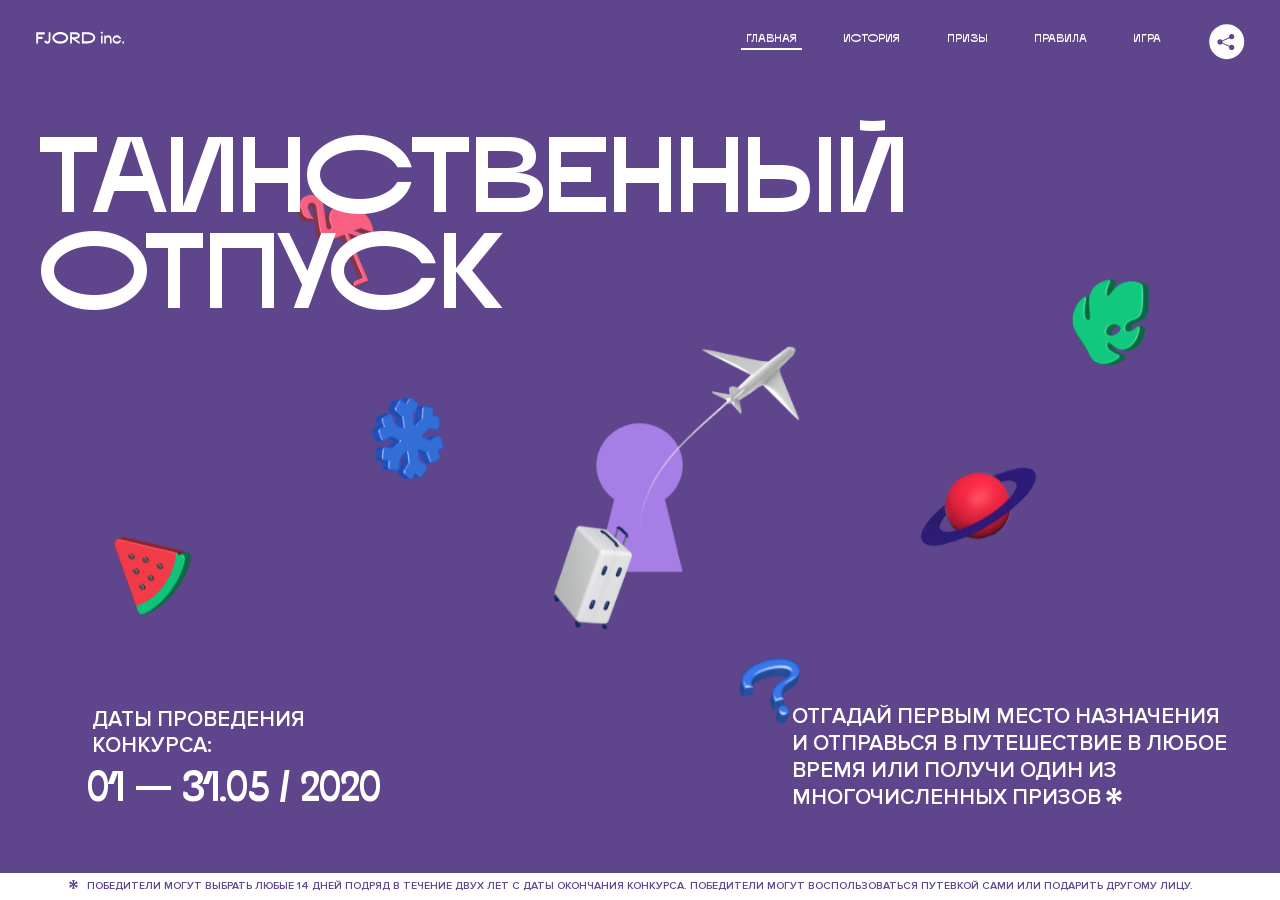
<file: 1/index.html>
<!DOCTYPE html>
<html lang="ru">
<head>
  <meta charset="UTF-8">
  <meta name="description" content="">
  <meta name="viewport" content="width=device-width, initial-scale=1.0">
  <meta http-equiv="X-UA-Compatible" content="ie=edge">
  <title>Mysterious Vacation</title>
<link href="css/style.min.css" rel="stylesheet">  <base href="https://htmlacademy-animation.github.io/1073759-magic-vacation-1/1/">
</head>
<body>

  <header class="page-header js-header">
    <div class="page-header__wrapper">
      <a href="#" class="page-header__logo" aria-label="Перейти на страницу FJORD.Inc">
        <svg width="100" height="15" viewBox="0 0 100 15" fill="none" xmlns="http://www.w3.org/2000/svg">
          <path d="M0.26 1.4V14H2.276V8.906H7.334V6.44H2.276V3.848H9.872V1.4H0.26ZM12.733 14.36C15.127 14.36 16.243 12.65 16.243 9.5V1.4H14.263V8.96C14.263 11.21 13.723 11.876 12.733 11.876C11.833 11.876 11.473 11.3 11.347 10.58L9.36702 10.94C9.63702 13.046 10.663 14.36 12.733 14.36ZM18.3918 7.7C18.3918 11.372 22.3878 14.36 27.3198 14.36C32.2518 14.36 36.2478 11.372 36.2478 7.7C36.2478 4.028 32.2518 1.04 27.3198 1.04C22.3878 1.04 18.3918 4.028 18.3918 7.7ZM20.6058 7.7C20.6058 5.378 23.6118 3.524 27.3198 3.524C30.9918 3.524 33.9798 5.378 33.9798 7.7C33.9798 10.004 30.9918 11.858 27.3198 11.858C23.6118 11.858 20.6058 10.004 20.6058 7.7ZM40.403 14V8.906H40.799L49.079 14.702V12.38L44.039 8.906H44.201C47.999 8.906 49.277 7.304 49.277 5.162C49.277 3.092 47.999 1.4 44.201 1.4H38.387V14H40.403ZM43.535 3.722C45.785 3.722 47.045 4.136 47.045 5.432C47.045 6.764 45.785 7.034 43.535 7.034H40.403V3.722H43.535ZM51.6936 1.382V14H57.8676C62.7456 14 66.7236 11.534 66.7236 7.7C66.7236 3.848 62.7456 1.382 57.8676 1.382H51.6936ZM53.7096 11.624V3.722H57.5436C61.5396 3.722 64.4916 5.018 64.4916 7.7C64.4916 10.238 61.5396 11.624 57.5436 11.624H53.7096ZM73.1832 14.018H74.9832V5H73.1832V14.018ZM72.9132 1.976C72.9132 2.57 73.3992 3.092 74.0832 3.092C74.7492 3.092 75.2352 2.57 75.2352 1.976C75.2352 1.382 74.7672 0.805999 74.0832 0.805999C73.3812 0.805999 72.9132 1.382 72.9132 1.976ZM76.7867 14H78.5687V9.104C78.7487 8.006 79.5947 6.962 81.0887 6.962C82.1147 6.962 83.2667 7.448 83.2667 9.554V14H85.0487V9.014C85.0487 6.152 83.2307 4.73 81.3587 4.73C79.9187 4.73 79.0727 5.558 78.5687 6.854V5H76.7867V14ZM90.9898 14.27C93.5098 14.27 95.3818 12.506 95.7238 10.328H94.0498C93.7258 11.3 92.6998 12.02 90.9898 12.02C88.8478 12.02 87.7678 10.922 87.7678 9.59C87.7678 8.24 88.8478 6.962 90.9898 6.962C92.7538 6.962 93.7978 7.844 94.0858 8.924H95.7418C95.4358 6.71 93.6178 4.73 90.9898 4.73C88.0918 4.73 86.1298 7.124 86.1298 9.59C86.1298 12.074 88.1278 14.27 90.9898 14.27ZM97.0693 12.938C97.0693 13.658 97.5553 14.144 98.2753 14.144C98.9953 14.144 99.4813 13.658 99.4813 12.938C99.4813 12.2 98.9953 11.714 98.2753 11.714C97.5553 11.714 97.0693 12.2 97.0693 12.938Z" fill="currentColor"></path>
        </svg>
      </a>
      <button class="page-header__toggler js-menu-toggler" type="button" aria-label="Управление мобильным меню"><span>Меню</span></button>
      <nav class="page-header__nav">
        <div class="page-header__menu js-menu" id="menu">
          <ul>
            <li>
              <a class="js-menu-link" href="#top" data-href="top">главная</a>
            </li>
            <li>
              <a class="js-menu-link" href="#story" data-href="story">история</a>
            </li>
            <li>
              <a class="js-menu-link" href="#prizes" data-href="prizes">призы</a>
            </li>
            <li>
              <a class="js-menu-link" href="#rules" data-href="rules">правила</a>
            </li>
            <li>
              <a class="js-menu-link" href="#game" data-href="game">игра</a>
            </li>
          </ul>
        </div>
        <div class="page-header__social">
          <div class="social-block js-social-block">
            <button class="social-block__toggler" aria-label="Управлять блоком с социальными кнопками">
              <svg width="26" height="22" viewBox="0 0 27 22" fill="none" xmlns="http://www.w3.org/2000/svg">
                <path d="M19.6721 7.43664C21.6273 7.43664 23.213 5.85095 23.213 3.89566C23.213 1.94037 21.6273 0.354675 19.6721 0.354675C17.7168 0.354675 16.1311 1.94037 16.1311 3.89566C16.1311 4.19968 16.1728 4.49178 16.2458 4.77345L7.21751 8.95527C6.57519 8.05214 5.52303 7.46049 4.33078 7.46049C2.37549 7.46049 0.789795 9.04618 0.789795 11.0015C0.789795 12.9568 2.37549 14.5425 4.33078 14.5425C5.52303 14.5425 6.57668 13.9508 7.21751 13.0477L16.2458 17.2295C16.1743 17.5112 16.1311 17.8033 16.1311 18.1073C16.1311 20.0626 17.7168 21.6483 19.6721 21.6483C21.6273 21.6483 23.213 20.0626 23.213 18.1073C23.213 16.152 21.6273 14.5663 19.6721 14.5663C18.4798 14.5663 17.4262 15.158 16.7853 16.0611L7.75701 11.8793C7.82854 11.5976 7.87176 11.3055 7.87176 11.0015C7.87176 10.6974 7.83003 10.4053 7.75701 10.1237L16.7853 5.94186C17.4262 6.84499 18.4783 7.43664 19.6721 7.43664Z" fill="currentColor"></path>
              </svg>
            </button>
            <ul class="social-block__list">
              <li>
                <a class="social-block__link social-block__link--fb" href="#" aria-label="Мы на Facebook">
                  <svg width="8" height="17" viewBox="0 0 8 17" fill="none" xmlns="http://www.w3.org/2000/svg">
                    <path d="M4.24646 16.9899H1.09275L1.05793 8.49828H0V5.30707H1.05793V3.81124C1.05793 1.42084 2.57654 0 5.21735 0H7.41758V3.18585H5.30841C4.28262 3.18585 4.2478 3.48582 4.2478 4.24914V5.30707H7.42964L7.16716 8.49828H4.2478V16.9899H4.24646Z" fill="currentColor"></path>
                  </svg>
                </a>
              </li>
              <li>
                <a class="social-block__link social-block__link--insta" href="#" aria-label="Мы в Instagram">
                  <svg width="15" height="15" viewBox="0 0 15 15" fill="none" xmlns="http://www.w3.org/2000/svg">
                    <path d="M11.0197 0H4.19806C2.14246 0 0.471191 1.66993 0.471191 3.72285V10.5499C0.471191 12.6082 2.14112 14.2727 4.19806 14.2727H11.0197C13.0753 14.2727 14.7466 12.6082 14.7466 10.5499V3.72285C14.7466 1.67127 13.0753 0 11.0197 0ZM11.0197 12.4849H4.19806C3.13076 12.4849 2.26432 11.6158 2.26432 10.5512V3.72419C2.26432 2.65956 3.13076 1.79715 4.19806 1.79715H11.0197C12.087 1.79715 12.9535 2.6609 12.9535 3.72419V10.5512C12.9535 11.6145 12.087 12.4849 11.0197 12.4849Z" fill="currentColor"></path>
                    <path d="M7.60887 3.11084C5.38989 3.11084 3.58203 4.9187 3.58203 7.14036C3.58203 9.35532 5.38989 11.1645 7.60887 11.1645C9.83053 11.1645 11.6357 9.35666 11.6357 7.14036C11.6357 4.9187 9.83053 3.11084 7.60887 3.11084ZM7.60887 9.36871C6.37551 9.36871 5.37784 8.37372 5.37784 7.14036C5.37784 5.90699 6.37551 4.90665 7.60887 4.90665C8.83822 4.90665 9.84259 5.90833 9.84259 7.14036C9.84392 8.37238 8.83822 9.36871 7.60887 9.36871Z" fill="currentColor"></path>
                    <path d="M11.3573 2.35962C10.8256 2.35962 10.3931 2.79752 10.3931 3.32381C10.3931 3.85546 10.8256 4.29336 11.3573 4.29336C11.8862 4.29336 12.3215 3.85546 12.3215 3.32381C12.3215 2.79752 11.8862 2.35962 11.3573 2.35962Z" fill="currentColor"></path>
                  </svg>
                </a>
              </li>
              <li>
                <a class="social-block__link social-block__link--vk" href="#" aria-label="Мы ВКонтакте">
                  <svg width="17" height="10" viewBox="0 0 17 10" fill="none" xmlns="http://www.w3.org/2000/svg">
                    <path d="M14.1234 4.9002C14.1234 4.9002 16.3623 1.72708 16.5866 0.680242C16.6595 0.312285 16.4947 0.103188 16.1069 0.103188C16.1069 0.103188 14.8193 0.103188 14.168 0.103188C13.7235 0.103188 13.5587 0.293278 13.4235 0.579768C13.4235 0.579768 12.3724 2.82553 11.0969 4.24712C10.6861 4.70333 10.4781 4.84318 10.2511 4.84318C10.0646 4.84318 9.98625 4.6911 9.98625 4.27834V0.649016C9.98625 0.147997 9.92545 0.00135496 9.5066 0.00135496H6.39628C6.15578 0.00135496 6.0085 0.134417 6.0085 0.324506C6.0085 0.801084 6.73406 0.908351 6.73406 2.20231V4.87305C6.73406 5.40529 6.70569 5.61575 6.45303 5.61575C5.78016 5.61575 4.19528 3.30618 3.30623 0.678887C3.12923 0.145282 2.93737 0 2.43475 0H0.486409C0.205373 0 0 0.190085 0 0.476576C0 0.991172 0.60666 3.40801 2.99277 6.64358C4.59927 8.8201 6.70569 10 8.60269 10C9.76196 10 10.0416 9.80312 10.0416 9.31432V7.63883C10.0416 7.22607 10.2065 7.04956 10.4429 7.04956C10.7078 7.04956 11.1847 7.13238 12.2805 8.22268C13.5843 9.47862 13.6762 10 14.3896 10H16.5676C16.7919 10 17 9.89273 17 9.52342C17 9.02919 16.3623 8.15343 15.384 7.10659C14.9801 6.56755 14.3302 5.98914 14.1248 5.72301C13.8275 5.40801 13.9154 5.23014 14.1234 4.9002Z" fill="currentColor"></path>
                  </svg>
                </a>
              </li>
            </ul>
          </div>
        </div>
      </nav>
    </div>
  </header>

  <main class="page-content">

    <section class="animation-screen"></section>

    <section class="screen screen--hidden screen--intro" id="top">
      <div class="screen__wrapper">
        <div class="intro">
          <h1 class="intro__title">Таинственный отпуск</h1>
          <div class="intro__content">
            <div class="intro__info">
              <p class="intro__label">Даты проведения конкурса:</p>
              <p class="intro__date">01 — 31.05 / 2020</p>
            </div>
            <div class="intro__message">
              <p>
                Отгадай первым место назначения и&nbsp;отправься в&nbsp;путешествие в&nbsp;любое время или получи один из многочисленных призов
                <svg width="16" height="16" viewBox="0 0 10 10" fill="none" xmlns="http://www.w3.org/2000/svg">
                  <path d="M0 6.35337L3.90271 4.99012L0 3.64663L1.34615 1.32374L4.44287 4.01073L3.67364 0H6.34615L5.57692 4.01073L8.65385 1.32374L10 3.64663L6.13405 4.99012L10 6.35337L8.65385 8.65651L5.57692 5.98927L6.34615 10H3.67364L4.44287 5.96952L1.34615 8.65651L0 6.35337Z" fill="currentColor"></path>
                </svg>
              </p>
            </div>
          </div>
        </div>
      </div>
      <div class="screen__footer js-footer">
        <button class="screen__footer-enlarge js-footer-toggler" type="button" aria-label="Показать сообщение">
          <svg width="10" height="10" viewBox="0 0 10 10" fill="none" xmlns="http://www.w3.org/2000/svg">
            <path d="M0 6.35337L3.90271 4.99012L0 3.64663L1.34615 1.32374L4.44287 4.01073L3.67364 0H6.34615L5.57692 4.01073L8.65385 1.32374L10 3.64663L6.13405 4.99012L10 6.35337L8.65385 8.65651L5.57692 5.98927L6.34615 10H3.67364L4.44287 5.96952L1.34615 8.65651L0 6.35337Z" fill="currentColor"></path>
          </svg>
        </button>
        <button class="screen__footer-collapse js-footer-toggler" type="button" aria-label="Скрыть сообщение">
          <svg width="13" height="13" viewBox="0 0 13 13" fill="none" xmlns="http://www.w3.org/2000/svg">
            <line x1="12.3536" y1="0.353553" x2="0.738349" y2="11.9688" stroke="currentColor"></line>
            <line x1="0.738319" y1="0.539925" x2="12.3535" y2="12.1551" stroke="currentColor"></line>
          </svg>
        </button>
        <div class="screen__footer-wrapper">
          <div class="screen__footer-announce">
            <p class="screen__footer-label">Даты проведения конкурса:</p>
            <p class="screen__footer-date">01 — 31.05 / 2020</p>
          </div>
          <div class="screen__footer-note">
            <p>
              <svg width="10" height="10" viewBox="0 0 10 10" fill="none" xmlns="http://www.w3.org/2000/svg">
                <path d="M0 6.35337L3.90271 4.99012L0 3.64663L1.34615 1.32374L4.44287 4.01073L3.67364 0H6.34615L5.57692 4.01073L8.65385 1.32374L10 3.64663L6.13405 4.99012L10 6.35337L8.65385 8.65651L5.57692 5.98927L6.34615 10H3.67364L4.44287 5.96952L1.34615 8.65651L0 6.35337Z" fill="currentColor"></path>
              </svg>
              <span>Победители могут выбрать любые 14 дней подряд в&nbsp;течение двух лет с&nbsp;даты окончания конкурса. Победители могут воспользоваться путевкой сами или подарить другому лицу.</span>
            </p>
          </div>
        </div>
      </div>
    </section>

    <section class="screen screen--hidden screen--story" id="story">

      <div class="slider swiper-container js-slider">

        <div class="swiper-wrapper">

          <div class="slider__item swiper-slide">
            <h2 class="slider__item-title">История</h2>
            <p class="slider__item-text">Джеймс Таргет был основателем компании &laquo;Fjord Inc.&raquo;. С&nbsp;1965 года &laquo;Fjord Inc.&raquo; прославилась надёжными и&nbsp;удобными чемоданами и&nbsp;аксессуарами для туристов.</p>
          </div>

          <div class="slider__item swiper-slide">
            <p class="slider__item-text">Когда Джеймсу было 7&nbsp;лет, в&nbsp;их&nbsp;доме гостил дядюшка и&nbsp;развлекал детей рассказами о&nbsp;своей поездке в&nbsp;место, показавшееся малышу Таргету невероятным. Тогда Джеймс решил, что однажды посетит его, но&nbsp;не&nbsp;будет рассказывать о&nbsp;мечте, пока не&nbsp;осуществит.</p>
          </div>

          <div class="slider__item swiper-slide">
            <p class="slider__item-text">Джеймс Таргет стал увлеченным путешественником. Он&nbsp;посетил 5&nbsp;континентов, 126&nbsp;стран.</p>
          </div>

          <div class="slider__item swiper-slide">
            <p class="slider__item-text">Он&nbsp;сплавлялся по&nbsp;Амазонке и&nbsp;погружался в&nbsp;пещеры Франции, медитировал в&nbsp;горах Тибета и&nbsp;пожимал руку вождя племени Акугауа.</p>
          </div>

          <div class="slider__item swiper-slide">
            <p class="slider__item-text">Из&nbsp;своих поездок Джеймс Таргет привозил идеи, как сделать свои чемоданы &laquo;Fjord Inc.&raquo; удобными и&nbsp;приспособленными к&nbsp;разным дорожным условиям.</p>
          </div>

          <div class="slider__item swiper-slide">
            <p class="slider__item-text">Всё это время Джеймс не&nbsp;оставлял идею поездки своей мечты. Однако, как только он&nbsp;брался за&nbsp;планирование, возникали препятствия, не&nbsp;позволяющие отправиться туда.</p>
          </div>

          <div class="slider__item swiper-slide">
            <p class="slider__item-text">В&nbsp;возрасте 67&nbsp;лет Джеймс Таргет попал под лавину и&nbsp;погиб. В&nbsp;своём завещании он&nbsp;поручил отправить в&nbsp;заветное путешествие трёх смельчаков, единых с&nbsp;ним духом.</p>
          </div>

          <div class="slider__item swiper-slide">
            <p class="slider__item-text">Тех, кто сможет узнать таинственное место, задавая вопросы специально обученному ИИ&nbsp;&laquo;Соне&raquo;, ждет фантастическое путешествие.</p>
          </div>
        </div>
        <div class="slider__controls">
          <button class="slider__control slider__control--prev js-control-prev" type="button" aria-label="Показать предыдущую историю">
            <svg width="12" height="22" viewBox="0 0 12 22" fill="none" xmlns="http://www.w3.org/2000/svg">
              <path d="M11 1L1 11L11 21" stroke="currentColor" stroke-width="2" stroke-linejoin="round"></path>
            </svg>
          </button>
          <button class="slider__control slider__control--next js-control-next" type="button" aria-label="Показать следующую историю">
            <svg width="12" height="22" viewBox="0 0 12 22" fill="none" xmlns="http://www.w3.org/2000/svg">
              <path d="M1 1L11 11L1 21" stroke="currentColor" stroke-width="2" stroke-linejoin="round"></path>
            </svg>
          </button>
        </div>
        <div class="slider__pagination swiper-pagination"></div>
      </div>
    </section>

    <section class="screen screen--hidden screen--prizes" id="prizes">
      <div class="screen__wrapper">
        <div class="prizes">
          <h2 class="prizes__title">ПРизы</h2>
          <div class="prizes__lead">
            <p>Найди ответ и&nbsp;получи один из&nbsp;призов:</p>
          </div>
          <ul class="prizes__list">
            <li class="prizes__item prizes__item--journeys">
              <div class="prizes__icon">
                <picture>
                  <source srcset="img/prize1-mob.svg" media="(orientation: portrait)">
                  <img src="img/prize1.svg" alt="">
                </picture>
              </div>
              <p class="prizes__desc">
                <b>3</b>
                <span>загадочных путешествия</span>
              </p>
            </li>
            <li class="prizes__item prizes__item--cases">
              <div class="prizes__icon">
                <picture>
                  <source srcset="img/prize2-mob.svg" media="(orientation: portrait)">
                  <img src="img/prize2.svg" alt="">
                </picture>
              </div>
              <p class="prizes__desc">
                <b>7</b>
                <span>надежных чемоданов</span>
              </p>
            </li>
            <li class="prizes__item prizes__item--codes">
              <div class="prizes__icon">
                <picture>
                  <source srcset="img/prize3-mob.svg" media="(orientation: portrait)">
                  <img src="img/prize3.svg" alt="">
                </picture>
              </div>
              <p class="prizes__desc">
                <b>900</b>
                <span>
                  промокодов на&nbsp;скидку 15%
                  <svg width="10" height="10" viewBox="0 0 10 10" fill="none" xmlns="http://www.w3.org/2000/svg">
                    <path d="M0 6.35337L3.90271 4.99012L0 3.64663L1.34615 1.32374L4.44287 4.01073L3.67364 0H6.34615L5.57692 4.01073L8.65385 1.32374L10 3.64663L6.13405 4.99012L10 6.35337L8.65385 8.65651L5.57692 5.98927L6.34615 10H3.67364L4.44287 5.96952L1.34615 8.65651L0 6.35337Z" fill="currentColor"></path>
                  </svg>
                </span>
              </p>
            </li>
          </ul>
        </div>
      </div>
      <div class="screen__footer js-footer">
        <button class="screen__footer-enlarge js-footer-toggler" type="button" aria-label="Показать сообщение">
          <svg width="10" height="10" viewBox="0 0 10 10" fill="none" xmlns="http://www.w3.org/2000/svg">
            <path d="M0 6.35337L3.90271 4.99012L0 3.64663L1.34615 1.32374L4.44287 4.01073L3.67364 0H6.34615L5.57692 4.01073L8.65385 1.32374L10 3.64663L6.13405 4.99012L10 6.35337L8.65385 8.65651L5.57692 5.98927L6.34615 10H3.67364L4.44287 5.96952L1.34615 8.65651L0 6.35337Z" fill="currentColor"></path>
          </svg>
        </button>
        <button class="screen__footer-collapse js-footer-toggler" type="button" aria-label="Скрыть сообщение">
          <svg width="13" height="13" viewBox="0 0 13 13" fill="none" xmlns="http://www.w3.org/2000/svg">
            <line x1="12.3536" y1="0.353553" x2="0.738349" y2="11.9688" stroke="currentColor"></line>
            <line x1="0.738319" y1="0.539925" x2="12.3535" y2="12.1551" stroke="currentColor"></line>
          </svg>
        </button>
        <div class="screen__footer-wrapper">
          <div class="screen__footer-announce">
            <p class="screen__footer-label">Даты проведения конкурса:</p>
            <p class="screen__footer-date">01 — 31.05 / 2020</p>
          </div>
          <div class="screen__footer-note">
            <p>
              <svg width="10" height="10" viewBox="0 0 10 10" fill="none" xmlns="http://www.w3.org/2000/svg">
                <path d="M0 6.35337L3.90271 4.99012L0 3.64663L1.34615 1.32374L4.44287 4.01073L3.67364 0H6.34615L5.57692 4.01073L8.65385 1.32374L10 3.64663L6.13405 4.99012L10 6.35337L8.65385 8.65651L5.57692 5.98927L6.34615 10H3.67364L4.44287 5.96952L1.34615 8.65651L0 6.35337Z" fill="currentColor"></path>
              </svg>
              <span>Скидка&nbsp;15% на&nbsp;единоразовое приобретение путёвки с&nbsp;1&nbsp;июня 2020 по&nbsp;31&nbsp;мая 2022&nbsp;года. Суммируется с&nbsp;другими акциями</span>
            </p>
          </div>
        </div>
      </div>
    </section>

    <section class="screen screen--hidden screen--rules" id="rules">
      <div class="screen__wrapper">
        <div class="rules">
          <h2 class="rules__title">Правила</h2>
          <div class="rules__lead">
            <p>Для того чтобы получить наследство Джеймса Таргета, тебе нужно выведать у&nbsp;&laquo;Сони&raquo;, куда предстоит отправиться тебе в&nbsp;случае победы</p>
          </div>
          <ol class="rules__list">
            <li class="rules__item">
              <p>Тебе отводится <br>5&nbsp;минут</p>
            </li>
            <li class="rules__item">
              <p>Задавай любые вопросы в&nbsp;текстовом поле</p>
            </li>
            <li class="rules__item">
              <p>Нажимай кнопку &laquo;Узнать&raquo;, чтобы получить ответ</p>
            </li>
            <li class="rules__item">
              <p>&laquo;Соня&raquo; может отвечать только&nbsp;Да или Нет</p>
            </li>
          </ol>
          <a href="#game" class="rules__link btn">Погнали!</a>
        </div>
      </div>
      <div class="screen__disclaimer">
        <div class="disclaimer">
          <ul>
            <li>
              <a href="#">Правовая информация</a>
            </li>
            <li>
              <a href="#">Подробные правила</a>
            </li>
          </ul>
        </div>
      </div>
    </section>

    <section class="screen screen--hidden screen--game" id="game">
      <div class="screen__wrapper">
        <div class="game">
          <div class="game__header">
            <h2 class="game__title">Игра</h2>
            <div class="game__counter">
              <span>05</span>:<span>00</span>
            </div>
          </div>
          <div class="game__body">
            <div class="chat">
              <div class="chat__body js-chat">
                <ul class="chat__list" id="messages"></ul>
              </div>
              <div class="chat__footer">
                <form action="#" method="post" class="form" id="message-form">
                  <label for="message-field" class="visually-hidden">Поле для ввода вопроса</label>
                  <input type="text" class="form__field" id="message-field">
                  <button class="form__button btn">
                    Узнать
                    <svg width="18" height="19" viewBox="0 0 18 19" fill="none" xmlns="http://www.w3.org/2000/svg">
                      <path stroke="currentColor" stroke-width="2" d="M9 19V1"></path>
                      <path d="M1 9l8-8 8 8" stroke="currentColor" stroke-width="2" stroke-linejoin="round"></path>
                    </svg>
                  </button>
                </form>
              </div>
            </div>
          </div>
          <!-- временные кнопки для показа результата -->
          <div class="game__buttons">
            <button class="game__button btn js-show-result" type="button" data-target="result">Положительный результат</button>
            <button class="game__button btn js-show-result" type="button" data-target="result2">Положительный результат - 2</button>
            <button class="game__button btn js-show-result" type="button" data-target="result3">Отрицательный результат</button>
          </div>
        </div>
      </div>
    </section>

    <section class="screen screen--hidden screen--result" id="result">
      <div class="screen__wrapper">
        <div class="result result--trip">
          <div class="result__image">
            <picture>
              <source srcset="img/result1-mob.png 1x, img/result1-mob@2x.png 2x" media="(max-width: 768px) and (orientation: portrait)">
              <img src="img/result1.png" srcset="img/result1@2x.png 2x" alt="">
            </picture>
          </div>
          <h2 class="result__title">
            <span class="visually-hidden">ПОбеда!</span>
            <svg xmlns="http://www.w3.org/2000/svg" viewBox="0 0 568.85 109.24">
              <path d="M16,24.44V92H2.6V8H75V92H61.52V24.44H16Z" transform="translate(-2.1 -1.5)" fill="none" stroke="currentColor"></path>
              <path d="M148.76,5.6c32.88,0,59.52,19.92,59.52,44.4s-26.64,44.4-59.52,44.4S89.24,74.48,89.24,50,115.88,5.6,148.76,5.6Zm0,72.12c24.48,0,44.4-12.36,44.4-27.72s-19.92-27.84-44.4-27.84C124,22.16,104,34.52,104,50S124,77.72,148.76,77.72Z" transform="translate(-2.1 -1.5)" fill="none" stroke="currentColor"></path>
              <path d="M287.36,8V24.44H236v14.4h25.32c25.44,0,34,11.16,34,26.52,0,15.6-8.52,26.64-34,26.64H222.56V8h64.8ZM256.88,76.52c15.12,0,23.52-2,23.52-11.52S272,54.44,256.88,54.44H236V76.52h20.88Z" transform="translate(-2.1 -1.5)" fill="none" stroke="currentColor"></path>
              <path d="M371.47,8V24.44H320.84V41.6h33.6V58h-33.6V75.56h50.64V92H307.4V8h64.08Z" transform="translate(-2.1 -1.5)" fill="none" stroke="currentColor"></path>
              <path d="M382.39,110.24V75.56h7.44c4.56-4.68,7.8-18.36,8.76-56L399,8h48.6V75.56h10v34.68H442.87V92H397v18.24H382.39Zm51.72-34.68V24.44H411.55v3.12c-0.48,22.44-3.24,37.68-7.2,48h29.76Z" transform="translate(-2.1 -1.5)" fill="none" stroke="currentColor"></path>
              <path d="M463.75,92l28-84h27.12l28.08,84H533.47l-7.8-23.52h-37.8L480.07,92H463.75Zm56.64-40L507,11.84,493.51,52h26.88Z" transform="translate(-2.1 -1.5)" fill="none" stroke="currentColor"></path>
              <path d="M554.12,70.4L555.55,2H569l1.44,68.4H554.12Zm8.28,6.36c4.8,0,8,3.24,8,8.16a8,8,0,1,1-16.08,0C554.35,80,557.59,76.76,562.39,76.76Z" transform="translate(-2.1 -1.5)" fill="none" stroke="currentColor"></path>
            </svg>
          </h2>
          <div class="result__text">
            <p>ты&nbsp;отправляешься в&nbsp;Арктику!</p>
          </div>
          <div class="result__form">
            <form action="#" method="post" class="form form--result">
              <label for="email-field" class="form__label">зарегистрируй результат</label>
              <input type="email" class="form__field" id="email-field" placeholder="e-mail для регистации результата и получения приза" required="">
              <button class="form__button btn">
                отправить
                <svg width="18" height="19" viewBox="0 0 18 19" fill="none" xmlns="http://www.w3.org/2000/svg">
                  <path stroke="currentColor" stroke-width="2" d="M9 19V1"></path>
                  <path d="M1 9l8-8 8 8" stroke="currentColor" stroke-width="2" stroke-linejoin="round"></path>
                </svg>
              </button>
            </form>
          </div>
        </div>
      </div>
    </section>

    <section class="screen screen--hidden screen--result" id="result2">
      <div class="screen__wrapper">
        <div class="result result--prize">
          <div class="result__image">
            <picture>
              <source srcset="img/result2-mob.png 1x, img/result2-mob@2x.png 2x" media="(max-width: 768px) and (orientation: portrait)">
              <img src="img/result2.png" srcset="img/result2@2x.png 2x" alt="">
            </picture>
          </div>
          <h2 class="result__title">
            <span class="visually-hidden">ПОбеда!</span>
            <svg xmlns="http://www.w3.org/2000/svg" viewBox="0 0 568.85 109.24">
              <path d="M16,24.44V92H2.6V8H75V92H61.52V24.44H16Z" transform="translate(-2.1 -1.5)" fill="none" stroke="currentColor"></path>
              <path d="M148.76,5.6c32.88,0,59.52,19.92,59.52,44.4s-26.64,44.4-59.52,44.4S89.24,74.48,89.24,50,115.88,5.6,148.76,5.6Zm0,72.12c24.48,0,44.4-12.36,44.4-27.72s-19.92-27.84-44.4-27.84C124,22.16,104,34.52,104,50S124,77.72,148.76,77.72Z" transform="translate(-2.1 -1.5)" fill="none" stroke="currentColor"></path>
              <path d="M287.36,8V24.44H236v14.4h25.32c25.44,0,34,11.16,34,26.52,0,15.6-8.52,26.64-34,26.64H222.56V8h64.8ZM256.88,76.52c15.12,0,23.52-2,23.52-11.52S272,54.44,256.88,54.44H236V76.52h20.88Z" transform="translate(-2.1 -1.5)" fill="none" stroke="currentColor"></path>
              <path d="M371.47,8V24.44H320.84V41.6h33.6V58h-33.6V75.56h50.64V92H307.4V8h64.08Z" transform="translate(-2.1 -1.5)" fill="none" stroke="currentColor"></path>
              <path d="M382.39,110.24V75.56h7.44c4.56-4.68,7.8-18.36,8.76-56L399,8h48.6V75.56h10v34.68H442.87V92H397v18.24H382.39Zm51.72-34.68V24.44H411.55v3.12c-0.48,22.44-3.24,37.68-7.2,48h29.76Z" transform="translate(-2.1 -1.5)" fill="none" stroke="currentColor"></path>
              <path d="M463.75,92l28-84h27.12l28.08,84H533.47l-7.8-23.52h-37.8L480.07,92H463.75Zm56.64-40L507,11.84,493.51,52h26.88Z" transform="translate(-2.1 -1.5)" fill="none" stroke="currentColor"></path>
              <path d="M554.12,70.4L555.55,2H569l1.44,68.4H554.12Zm8.28,6.36c4.8,0,8,3.24,8,8.16a8,8,0,1,1-16.08,0C554.35,80,557.59,76.76,562.39,76.76Z" transform="translate(-2.1 -1.5)" fill="none" stroke="currentColor"></path>
            </svg>
          </h2>
          <div class="result__text">
            <p>чемодан &laquo;Fjord&nbsp;Inc.&raquo;&nbsp;твой</p>
          </div>
          <div class="result__form">
            <form action="#" method="post" class="form form--result">
              <label for="email-field2" class="form__label">зарегистрируй результат</label>
              <input type="email" class="form__field" id="email-field2" placeholder="e-mail для регистации результата и получения приза" required="">
              <button class="form__button btn">
                отправить
                <svg width="18" height="19" viewBox="0 0 18 19" fill="none" xmlns="http://www.w3.org/2000/svg">
                  <path stroke="currentColor" stroke-width="2" d="M9 19V1"></path>
                  <path d="M1 9l8-8 8 8" stroke="currentColor" stroke-width="2" stroke-linejoin="round"></path>
                </svg>
              </button>
            </form>
          </div>
        </div>
      </div>
    </section>

    <section class="screen screen--hidden screen--result" id="result3">
      <div class="screen__wrapper">
        <div class="result result--negative">
          <div class="result__image">
            <picture>
              <source srcset="img/result3-mob.png 1x, img/result3-mob@2x.png 2x" media="(max-width: 768px) and (orientation: portrait)">
              <img src="img/result3.png" srcset="img/result3@2x.png 2x" alt="">
            </picture>
          </div>
          <h2 class="result__title">
            <span class="visually-hidden">Не угадал!</span>
            <svg xmlns="http://www.w3.org/2000/svg" viewBox="0 0 660.77 109.24">
              <path d="M2.66,92V8H16.1V42.2H53.3V8H66.74V92H53.3V58.64H16.1V92H2.66Z" transform="translate(-2.16 -1.5)" fill="none" stroke="currentColor"></path>
              <path d="M147.62,8V24.44H97V41.6h33.6V58H97V75.56h50.64V92H83.54V8h64.08Z" transform="translate(-2.16 -1.5)" fill="none" stroke="currentColor"></path>
              <path d="M199.22,8l20.52,42.36L235.34,8h16.44l-31,84H204.38l9.48-25.92L185.78,8h13.44Z" transform="translate(-2.16 -1.5)" fill="none" stroke="currentColor"></path>
              <path d="M273.74,24.44V92H260.3V8h50.16V24.44H273.74Z" transform="translate(-2.16 -1.5)" fill="none" stroke="currentColor"></path>
              <path d="M307.1,92l28-84h27.12l28.08,84H376.82L369,68.48h-37.8L323.42,92H307.1Zm56.64-40L350.3,11.84,336.86,52h26.88Z" transform="translate(-2.16 -1.5)" fill="none" stroke="currentColor"></path>
              <path d="M396.38,110.24V75.56h7.44c4.56-4.68,7.8-18.36,8.76-56L412.94,8h48.6V75.56h10v34.68H456.86V92H411v18.24H396.38ZM448.1,75.56V24.44H425.54v3.12c-0.48,22.44-3.24,37.68-7.2,48H448.1Z" transform="translate(-2.16 -1.5)" fill="none" stroke="currentColor"></path>
              <path d="M477.74,92l28-84h27.12L560.9,92H547.46l-7.8-23.52h-37.8L494.06,92H477.74Zm56.64-40-13.44-40.2L507.5,52h26.88Z" transform="translate(-2.16 -1.5)" fill="none" stroke="currentColor"></path>
              <path d="M568.7,76.88a13.77,13.77,0,0,0,5,1c6.6,0,10.44-6.24,12-58.32L586.22,8h46.2V92H619V24.44H598.82l-0.12,3.12C597.14,81,589,94.4,573.74,94.4a28.55,28.55,0,0,1-6.72-.84Z" transform="translate(-2.16 -1.5)" fill="none" stroke="currentColor"></path>
              <path d="M646.1,70.4L647.54,2H661l1.44,68.4H646.1Zm8.28,6.36c4.8,0,8,3.24,8,8.16a8,8,0,0,1-16.08,0C646.34,80,649.58,76.76,654.38,76.76Z" transform="translate(-2.16 -1.5)" fill="none" stroke="currentColor"></path>
            </svg>
          </h2>
          <button class="result__button js-play" type="button">
            не сдавайся!
            <span>
              <svg width="27" height="22" viewBox="0 0 27 22" fill="none" xmlns="http://www.w3.org/2000/svg">
                <path d="M10.6899 1.47998C5.42992 1.47998 1.16992 5.73998 1.16992 11C1.16992 16.26 5.42992 20.52 10.6899 20.52C15.9499 20.52 20.2099 16.26 20.2099 11V7.13998" stroke="currentColor" stroke-width="2" stroke-miterlimit="10"></path>
                <path d="M15.1099 12.5099L20.1499 7.13989L25.3099 12.6299" stroke="currentColor" stroke-width="2" stroke-miterlimit="10" stroke-linejoin="round"></path>
              </svg>
            </span>
          </button>
        </div>
      </div>
    </section>

  </main>

<script src="js/script.js"></script></body>
</html>
</file>
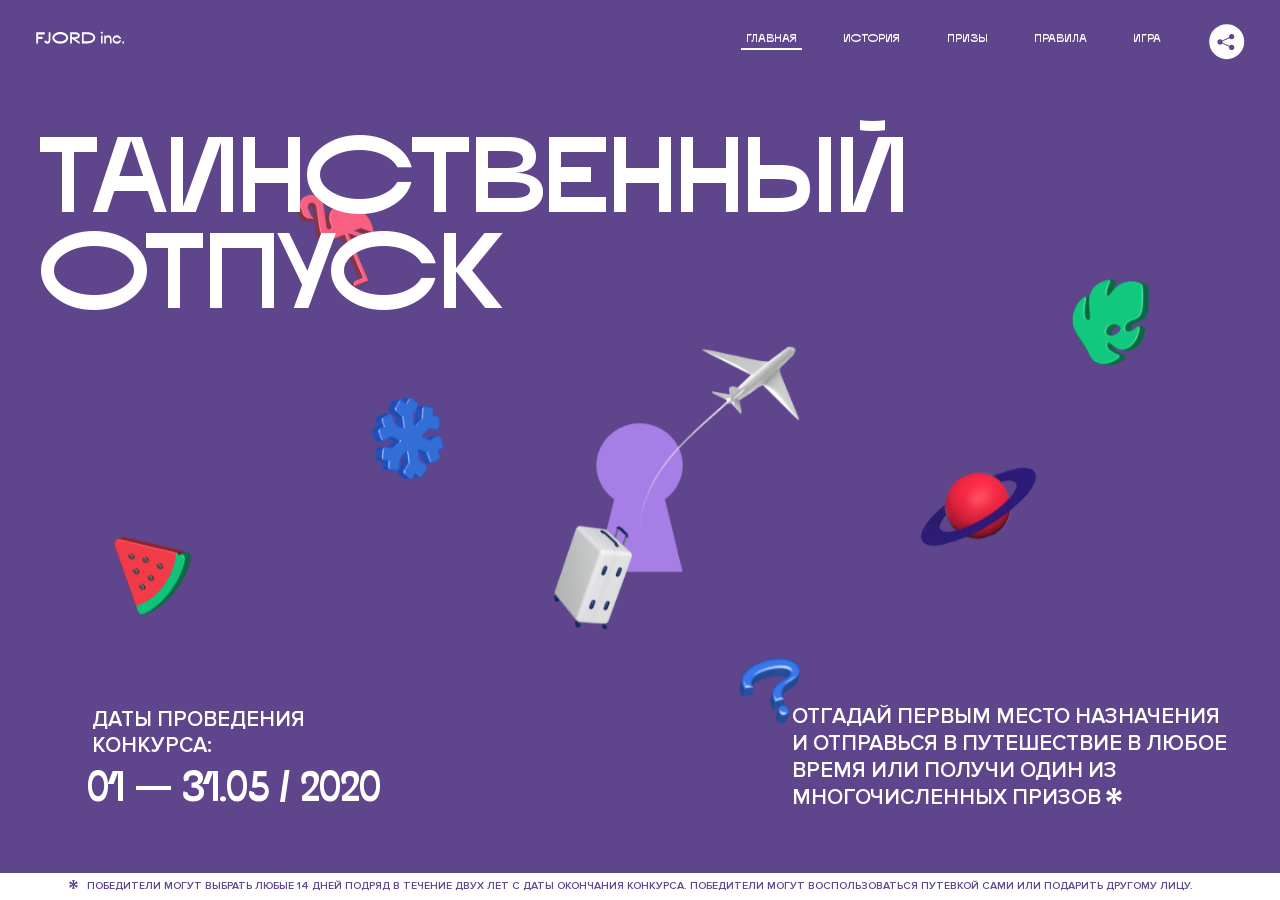
<file: 2/index.html>
<!DOCTYPE html>
<html lang="ru">
<head>
  <meta charset="UTF-8">
  <meta name="description" content="">
  <meta name="viewport" content="width=device-width, initial-scale=1.0">
  <meta http-equiv="X-UA-Compatible" content="ie=edge">
  <title>Mysterious Vacation</title>
<link href="css/style.min.css" rel="stylesheet">  <base href="https://htmlacademy-animation.github.io/1073759-magic-vacation-1/2/">
</head>
<body>

  <header class="page-header js-header">
    <div class="page-header__wrapper">
      <a href="#" class="page-header__logo" aria-label="Перейти на страницу FJORD.Inc">
        <svg width="100" height="15" viewBox="0 0 100 15" fill="none" xmlns="http://www.w3.org/2000/svg">
          <path d="M0.26 1.4V14H2.276V8.906H7.334V6.44H2.276V3.848H9.872V1.4H0.26ZM12.733 14.36C15.127 14.36 16.243 12.65 16.243 9.5V1.4H14.263V8.96C14.263 11.21 13.723 11.876 12.733 11.876C11.833 11.876 11.473 11.3 11.347 10.58L9.36702 10.94C9.63702 13.046 10.663 14.36 12.733 14.36ZM18.3918 7.7C18.3918 11.372 22.3878 14.36 27.3198 14.36C32.2518 14.36 36.2478 11.372 36.2478 7.7C36.2478 4.028 32.2518 1.04 27.3198 1.04C22.3878 1.04 18.3918 4.028 18.3918 7.7ZM20.6058 7.7C20.6058 5.378 23.6118 3.524 27.3198 3.524C30.9918 3.524 33.9798 5.378 33.9798 7.7C33.9798 10.004 30.9918 11.858 27.3198 11.858C23.6118 11.858 20.6058 10.004 20.6058 7.7ZM40.403 14V8.906H40.799L49.079 14.702V12.38L44.039 8.906H44.201C47.999 8.906 49.277 7.304 49.277 5.162C49.277 3.092 47.999 1.4 44.201 1.4H38.387V14H40.403ZM43.535 3.722C45.785 3.722 47.045 4.136 47.045 5.432C47.045 6.764 45.785 7.034 43.535 7.034H40.403V3.722H43.535ZM51.6936 1.382V14H57.8676C62.7456 14 66.7236 11.534 66.7236 7.7C66.7236 3.848 62.7456 1.382 57.8676 1.382H51.6936ZM53.7096 11.624V3.722H57.5436C61.5396 3.722 64.4916 5.018 64.4916 7.7C64.4916 10.238 61.5396 11.624 57.5436 11.624H53.7096ZM73.1832 14.018H74.9832V5H73.1832V14.018ZM72.9132 1.976C72.9132 2.57 73.3992 3.092 74.0832 3.092C74.7492 3.092 75.2352 2.57 75.2352 1.976C75.2352 1.382 74.7672 0.805999 74.0832 0.805999C73.3812 0.805999 72.9132 1.382 72.9132 1.976ZM76.7867 14H78.5687V9.104C78.7487 8.006 79.5947 6.962 81.0887 6.962C82.1147 6.962 83.2667 7.448 83.2667 9.554V14H85.0487V9.014C85.0487 6.152 83.2307 4.73 81.3587 4.73C79.9187 4.73 79.0727 5.558 78.5687 6.854V5H76.7867V14ZM90.9898 14.27C93.5098 14.27 95.3818 12.506 95.7238 10.328H94.0498C93.7258 11.3 92.6998 12.02 90.9898 12.02C88.8478 12.02 87.7678 10.922 87.7678 9.59C87.7678 8.24 88.8478 6.962 90.9898 6.962C92.7538 6.962 93.7978 7.844 94.0858 8.924H95.7418C95.4358 6.71 93.6178 4.73 90.9898 4.73C88.0918 4.73 86.1298 7.124 86.1298 9.59C86.1298 12.074 88.1278 14.27 90.9898 14.27ZM97.0693 12.938C97.0693 13.658 97.5553 14.144 98.2753 14.144C98.9953 14.144 99.4813 13.658 99.4813 12.938C99.4813 12.2 98.9953 11.714 98.2753 11.714C97.5553 11.714 97.0693 12.2 97.0693 12.938Z" fill="currentColor"></path>
        </svg>
      </a>
      <button class="page-header__toggler js-menu-toggler" type="button" aria-label="Управление мобильным меню"><span>Меню</span></button>
      <nav class="page-header__nav">
        <div class="page-header__menu js-menu" id="menu">
          <ul>
            <li>
              <a class="js-menu-link" href="#top" data-href="top">главная</a>
            </li>
            <li>
              <a class="js-menu-link" href="#story" data-href="story">история</a>
            </li>
            <li>
              <a class="js-menu-link" href="#prizes" data-href="prizes">призы</a>
            </li>
            <li>
              <a class="js-menu-link" href="#rules" data-href="rules">правила</a>
            </li>
            <li>
              <a class="js-menu-link" href="#game" data-href="game">игра</a>
            </li>
          </ul>
        </div>
        <div class="page-header__social">
          <div class="social-block js-social-block">
            <button class="social-block__toggler" aria-label="Управлять блоком с социальными кнопками">
              <svg width="26" height="22" viewBox="0 0 27 22" fill="none" xmlns="http://www.w3.org/2000/svg">
                <path d="M19.6721 7.43664C21.6273 7.43664 23.213 5.85095 23.213 3.89566C23.213 1.94037 21.6273 0.354675 19.6721 0.354675C17.7168 0.354675 16.1311 1.94037 16.1311 3.89566C16.1311 4.19968 16.1728 4.49178 16.2458 4.77345L7.21751 8.95527C6.57519 8.05214 5.52303 7.46049 4.33078 7.46049C2.37549 7.46049 0.789795 9.04618 0.789795 11.0015C0.789795 12.9568 2.37549 14.5425 4.33078 14.5425C5.52303 14.5425 6.57668 13.9508 7.21751 13.0477L16.2458 17.2295C16.1743 17.5112 16.1311 17.8033 16.1311 18.1073C16.1311 20.0626 17.7168 21.6483 19.6721 21.6483C21.6273 21.6483 23.213 20.0626 23.213 18.1073C23.213 16.152 21.6273 14.5663 19.6721 14.5663C18.4798 14.5663 17.4262 15.158 16.7853 16.0611L7.75701 11.8793C7.82854 11.5976 7.87176 11.3055 7.87176 11.0015C7.87176 10.6974 7.83003 10.4053 7.75701 10.1237L16.7853 5.94186C17.4262 6.84499 18.4783 7.43664 19.6721 7.43664Z" fill="currentColor"></path>
              </svg>
            </button>
            <ul class="social-block__list">
              <li>
                <a class="social-block__link social-block__link--fb" href="#" aria-label="Мы на Facebook">
                  <svg width="8" height="17" viewBox="0 0 8 17" fill="none" xmlns="http://www.w3.org/2000/svg">
                    <path d="M4.24646 16.9899H1.09275L1.05793 8.49828H0V5.30707H1.05793V3.81124C1.05793 1.42084 2.57654 0 5.21735 0H7.41758V3.18585H5.30841C4.28262 3.18585 4.2478 3.48582 4.2478 4.24914V5.30707H7.42964L7.16716 8.49828H4.2478V16.9899H4.24646Z" fill="currentColor"></path>
                  </svg>
                </a>
              </li>
              <li>
                <a class="social-block__link social-block__link--insta" href="#" aria-label="Мы в Instagram">
                  <svg width="15" height="15" viewBox="0 0 15 15" fill="none" xmlns="http://www.w3.org/2000/svg">
                    <path d="M11.0197 0H4.19806C2.14246 0 0.471191 1.66993 0.471191 3.72285V10.5499C0.471191 12.6082 2.14112 14.2727 4.19806 14.2727H11.0197C13.0753 14.2727 14.7466 12.6082 14.7466 10.5499V3.72285C14.7466 1.67127 13.0753 0 11.0197 0ZM11.0197 12.4849H4.19806C3.13076 12.4849 2.26432 11.6158 2.26432 10.5512V3.72419C2.26432 2.65956 3.13076 1.79715 4.19806 1.79715H11.0197C12.087 1.79715 12.9535 2.6609 12.9535 3.72419V10.5512C12.9535 11.6145 12.087 12.4849 11.0197 12.4849Z" fill="currentColor"></path>
                    <path d="M7.60887 3.11084C5.38989 3.11084 3.58203 4.9187 3.58203 7.14036C3.58203 9.35532 5.38989 11.1645 7.60887 11.1645C9.83053 11.1645 11.6357 9.35666 11.6357 7.14036C11.6357 4.9187 9.83053 3.11084 7.60887 3.11084ZM7.60887 9.36871C6.37551 9.36871 5.37784 8.37372 5.37784 7.14036C5.37784 5.90699 6.37551 4.90665 7.60887 4.90665C8.83822 4.90665 9.84259 5.90833 9.84259 7.14036C9.84392 8.37238 8.83822 9.36871 7.60887 9.36871Z" fill="currentColor"></path>
                    <path d="M11.3573 2.35962C10.8256 2.35962 10.3931 2.79752 10.3931 3.32381C10.3931 3.85546 10.8256 4.29336 11.3573 4.29336C11.8862 4.29336 12.3215 3.85546 12.3215 3.32381C12.3215 2.79752 11.8862 2.35962 11.3573 2.35962Z" fill="currentColor"></path>
                  </svg>
                </a>
              </li>
              <li>
                <a class="social-block__link social-block__link--vk" href="#" aria-label="Мы ВКонтакте">
                  <svg width="17" height="10" viewBox="0 0 17 10" fill="none" xmlns="http://www.w3.org/2000/svg">
                    <path d="M14.1234 4.9002C14.1234 4.9002 16.3623 1.72708 16.5866 0.680242C16.6595 0.312285 16.4947 0.103188 16.1069 0.103188C16.1069 0.103188 14.8193 0.103188 14.168 0.103188C13.7235 0.103188 13.5587 0.293278 13.4235 0.579768C13.4235 0.579768 12.3724 2.82553 11.0969 4.24712C10.6861 4.70333 10.4781 4.84318 10.2511 4.84318C10.0646 4.84318 9.98625 4.6911 9.98625 4.27834V0.649016C9.98625 0.147997 9.92545 0.00135496 9.5066 0.00135496H6.39628C6.15578 0.00135496 6.0085 0.134417 6.0085 0.324506C6.0085 0.801084 6.73406 0.908351 6.73406 2.20231V4.87305C6.73406 5.40529 6.70569 5.61575 6.45303 5.61575C5.78016 5.61575 4.19528 3.30618 3.30623 0.678887C3.12923 0.145282 2.93737 0 2.43475 0H0.486409C0.205373 0 0 0.190085 0 0.476576C0 0.991172 0.60666 3.40801 2.99277 6.64358C4.59927 8.8201 6.70569 10 8.60269 10C9.76196 10 10.0416 9.80312 10.0416 9.31432V7.63883C10.0416 7.22607 10.2065 7.04956 10.4429 7.04956C10.7078 7.04956 11.1847 7.13238 12.2805 8.22268C13.5843 9.47862 13.6762 10 14.3896 10H16.5676C16.7919 10 17 9.89273 17 9.52342C17 9.02919 16.3623 8.15343 15.384 7.10659C14.9801 6.56755 14.3302 5.98914 14.1248 5.72301C13.8275 5.40801 13.9154 5.23014 14.1234 4.9002Z" fill="currentColor"></path>
                  </svg>
                </a>
              </li>
            </ul>
          </div>
        </div>
      </nav>
    </div>
  </header>

  <main class="page-content">

    <section class="animation-screen"></section>

    <section class="screen screen--hidden screen--intro" id="top">
      <div class="screen__wrapper">
        <div class="intro">
          <h1 class="intro__title">Таинственный отпуск</h1>
          <div class="intro__content">
            <div class="intro__info">
              <p class="intro__label">Даты проведения конкурса:</p>
              <p class="intro__date">01 — 31.05 / 2020</p>
            </div>
            <div class="intro__message">
              <p>
                Отгадай первым место назначения и&nbsp;отправься в&nbsp;путешествие в&nbsp;любое время или получи один из многочисленных призов
                <svg width="16" height="16" viewBox="0 0 10 10" fill="none" xmlns="http://www.w3.org/2000/svg">
                  <path d="M0 6.35337L3.90271 4.99012L0 3.64663L1.34615 1.32374L4.44287 4.01073L3.67364 0H6.34615L5.57692 4.01073L8.65385 1.32374L10 3.64663L6.13405 4.99012L10 6.35337L8.65385 8.65651L5.57692 5.98927L6.34615 10H3.67364L4.44287 5.96952L1.34615 8.65651L0 6.35337Z" fill="currentColor"></path>
                </svg>
              </p>
            </div>
          </div>
        </div>
      </div>
      <div class="screen__footer js-footer">
        <button class="screen__footer-enlarge js-footer-toggler" type="button" aria-label="Показать сообщение">
          <svg width="10" height="10" viewBox="0 0 10 10" fill="none" xmlns="http://www.w3.org/2000/svg">
            <path d="M0 6.35337L3.90271 4.99012L0 3.64663L1.34615 1.32374L4.44287 4.01073L3.67364 0H6.34615L5.57692 4.01073L8.65385 1.32374L10 3.64663L6.13405 4.99012L10 6.35337L8.65385 8.65651L5.57692 5.98927L6.34615 10H3.67364L4.44287 5.96952L1.34615 8.65651L0 6.35337Z" fill="currentColor"></path>
          </svg>
        </button>
        <button class="screen__footer-collapse js-footer-toggler" type="button" aria-label="Скрыть сообщение">
          <svg width="13" height="13" viewBox="0 0 13 13" fill="none" xmlns="http://www.w3.org/2000/svg">
            <line x1="12.3536" y1="0.353553" x2="0.738349" y2="11.9688" stroke="currentColor"></line>
            <line x1="0.738319" y1="0.539925" x2="12.3535" y2="12.1551" stroke="currentColor"></line>
          </svg>
        </button>
        <div class="screen__footer-wrapper">
          <div class="screen__footer-announce">
            <p class="screen__footer-label">Даты проведения конкурса:</p>
            <p class="screen__footer-date">01 — 31.05 / 2020</p>
          </div>
          <div class="screen__footer-note">
            <p>
              <svg width="10" height="10" viewBox="0 0 10 10" fill="none" xmlns="http://www.w3.org/2000/svg">
                <path d="M0 6.35337L3.90271 4.99012L0 3.64663L1.34615 1.32374L4.44287 4.01073L3.67364 0H6.34615L5.57692 4.01073L8.65385 1.32374L10 3.64663L6.13405 4.99012L10 6.35337L8.65385 8.65651L5.57692 5.98927L6.34615 10H3.67364L4.44287 5.96952L1.34615 8.65651L0 6.35337Z" fill="currentColor"></path>
              </svg>
              <span>Победители могут выбрать любые 14 дней подряд в&nbsp;течение двух лет с&nbsp;даты окончания конкурса. Победители могут воспользоваться путевкой сами или подарить другому лицу.</span>
            </p>
          </div>
        </div>
      </div>
    </section>

    <section class="screen screen--hidden screen--story" id="story">

      <div class="slider swiper-container js-slider">

        <div class="swiper-wrapper">

          <div class="slider__item swiper-slide">
            <h2 class="slider__item-title">История</h2>
            <p class="slider__item-text">Джеймс Таргет был основателем компании &laquo;Fjord Inc.&raquo;. С&nbsp;1965 года &laquo;Fjord Inc.&raquo; прославилась надёжными и&nbsp;удобными чемоданами и&nbsp;аксессуарами для туристов.</p>
          </div>

          <div class="slider__item swiper-slide">
            <p class="slider__item-text">Когда Джеймсу было 7&nbsp;лет, в&nbsp;их&nbsp;доме гостил дядюшка и&nbsp;развлекал детей рассказами о&nbsp;своей поездке в&nbsp;место, показавшееся малышу Таргету невероятным. Тогда Джеймс решил, что однажды посетит его, но&nbsp;не&nbsp;будет рассказывать о&nbsp;мечте, пока не&nbsp;осуществит.</p>
          </div>

          <div class="slider__item swiper-slide">
            <p class="slider__item-text">Джеймс Таргет стал увлеченным путешественником. Он&nbsp;посетил 5&nbsp;континентов, 126&nbsp;стран.</p>
          </div>

          <div class="slider__item swiper-slide">
            <p class="slider__item-text">Он&nbsp;сплавлялся по&nbsp;Амазонке и&nbsp;погружался в&nbsp;пещеры Франции, медитировал в&nbsp;горах Тибета и&nbsp;пожимал руку вождя племени Акугауа.</p>
          </div>

          <div class="slider__item swiper-slide">
            <p class="slider__item-text">Из&nbsp;своих поездок Джеймс Таргет привозил идеи, как сделать свои чемоданы &laquo;Fjord Inc.&raquo; удобными и&nbsp;приспособленными к&nbsp;разным дорожным условиям.</p>
          </div>

          <div class="slider__item swiper-slide">
            <p class="slider__item-text">Всё это время Джеймс не&nbsp;оставлял идею поездки своей мечты. Однако, как только он&nbsp;брался за&nbsp;планирование, возникали препятствия, не&nbsp;позволяющие отправиться туда.</p>
          </div>

          <div class="slider__item swiper-slide">
            <p class="slider__item-text">В&nbsp;возрасте 67&nbsp;лет Джеймс Таргет попал под лавину и&nbsp;погиб. В&nbsp;своём завещании он&nbsp;поручил отправить в&nbsp;заветное путешествие трёх смельчаков, единых с&nbsp;ним духом.</p>
          </div>

          <div class="slider__item swiper-slide">
            <p class="slider__item-text">Тех, кто сможет узнать таинственное место, задавая вопросы специально обученному ИИ&nbsp;&laquo;Соне&raquo;, ждет фантастическое путешествие.</p>
          </div>
        </div>
        <div class="slider__controls">
          <button class="slider__control slider__control--prev js-control-prev" type="button" aria-label="Показать предыдущую историю">
            <svg width="12" height="22" viewBox="0 0 12 22" fill="none" xmlns="http://www.w3.org/2000/svg">
              <path d="M11 1L1 11L11 21" stroke="currentColor" stroke-width="2" stroke-linejoin="round"></path>
            </svg>
          </button>
          <button class="slider__control slider__control--next js-control-next" type="button" aria-label="Показать следующую историю">
            <svg width="12" height="22" viewBox="0 0 12 22" fill="none" xmlns="http://www.w3.org/2000/svg">
              <path d="M1 1L11 11L1 21" stroke="currentColor" stroke-width="2" stroke-linejoin="round"></path>
            </svg>
          </button>
        </div>
        <div class="slider__pagination swiper-pagination"></div>
      </div>
    </section>

    <section class="screen screen--hidden screen--prizes" id="prizes">
      <div class="screen__wrapper">
        <div class="prizes">
          <h2 class="prizes__title">ПРизы</h2>
          <div class="prizes__lead">
            <p>Найди ответ и&nbsp;получи один из&nbsp;призов:</p>
          </div>
          <ul class="prizes__list">
            <li class="prizes__item prizes__item--journeys">
              <div class="prizes__icon">
                <picture>
                  <source srcset="img/prize1-mob.svg" media="(orientation: portrait)">
                  <img src="img/prize1.svg" alt="">
                </picture>
              </div>
              <p class="prizes__desc">
                <b>3</b>
                <span>загадочных путешествия</span>
              </p>
            </li>
            <li class="prizes__item prizes__item--cases">
              <div class="prizes__icon">
                <picture>
                  <source srcset="img/prize2-mob.svg" media="(orientation: portrait)">
                  <img src="img/prize2.svg" alt="">
                </picture>
              </div>
              <p class="prizes__desc">
                <b>7</b>
                <span>надежных чемоданов</span>
              </p>
            </li>
            <li class="prizes__item prizes__item--codes">
              <div class="prizes__icon">
                <picture>
                  <source srcset="img/prize3-mob.svg" media="(orientation: portrait)">
                  <img src="img/prize3.svg" alt="">
                </picture>
              </div>
              <p class="prizes__desc">
                <b>900</b>
                <span>
                  промокодов на&nbsp;скидку 15%
                  <svg width="10" height="10" viewBox="0 0 10 10" fill="none" xmlns="http://www.w3.org/2000/svg">
                    <path d="M0 6.35337L3.90271 4.99012L0 3.64663L1.34615 1.32374L4.44287 4.01073L3.67364 0H6.34615L5.57692 4.01073L8.65385 1.32374L10 3.64663L6.13405 4.99012L10 6.35337L8.65385 8.65651L5.57692 5.98927L6.34615 10H3.67364L4.44287 5.96952L1.34615 8.65651L0 6.35337Z" fill="currentColor"></path>
                  </svg>
                </span>
              </p>
            </li>
          </ul>
        </div>
      </div>
      <div class="screen__footer js-footer">
        <button class="screen__footer-enlarge js-footer-toggler" type="button" aria-label="Показать сообщение">
          <svg width="10" height="10" viewBox="0 0 10 10" fill="none" xmlns="http://www.w3.org/2000/svg">
            <path d="M0 6.35337L3.90271 4.99012L0 3.64663L1.34615 1.32374L4.44287 4.01073L3.67364 0H6.34615L5.57692 4.01073L8.65385 1.32374L10 3.64663L6.13405 4.99012L10 6.35337L8.65385 8.65651L5.57692 5.98927L6.34615 10H3.67364L4.44287 5.96952L1.34615 8.65651L0 6.35337Z" fill="currentColor"></path>
          </svg>
        </button>
        <button class="screen__footer-collapse js-footer-toggler" type="button" aria-label="Скрыть сообщение">
          <svg width="13" height="13" viewBox="0 0 13 13" fill="none" xmlns="http://www.w3.org/2000/svg">
            <line x1="12.3536" y1="0.353553" x2="0.738349" y2="11.9688" stroke="currentColor"></line>
            <line x1="0.738319" y1="0.539925" x2="12.3535" y2="12.1551" stroke="currentColor"></line>
          </svg>
        </button>
        <div class="screen__footer-wrapper">
          <div class="screen__footer-announce">
            <p class="screen__footer-label">Даты проведения конкурса:</p>
            <p class="screen__footer-date">01 — 31.05 / 2020</p>
          </div>
          <div class="screen__footer-note">
            <p>
              <svg width="10" height="10" viewBox="0 0 10 10" fill="none" xmlns="http://www.w3.org/2000/svg">
                <path d="M0 6.35337L3.90271 4.99012L0 3.64663L1.34615 1.32374L4.44287 4.01073L3.67364 0H6.34615L5.57692 4.01073L8.65385 1.32374L10 3.64663L6.13405 4.99012L10 6.35337L8.65385 8.65651L5.57692 5.98927L6.34615 10H3.67364L4.44287 5.96952L1.34615 8.65651L0 6.35337Z" fill="currentColor"></path>
              </svg>
              <span>Скидка&nbsp;15% на&nbsp;единоразовое приобретение путёвки с&nbsp;1&nbsp;июня 2020 по&nbsp;31&nbsp;мая 2022&nbsp;года. Суммируется с&nbsp;другими акциями</span>
            </p>
          </div>
        </div>
      </div>
    </section>

    <section class="screen screen--hidden screen--rules" id="rules">
      <div class="screen__wrapper">
        <div class="rules">
          <h2 class="rules__title">Правила</h2>
          <div class="rules__lead">
            <p>Для того чтобы получить наследство Джеймса Таргета, тебе нужно выведать у&nbsp;&laquo;Сони&raquo;, куда предстоит отправиться тебе в&nbsp;случае победы</p>
          </div>
          <ol class="rules__list">
            <li class="rules__item">
              <p>Тебе отводится <br>5&nbsp;минут</p>
            </li>
            <li class="rules__item">
              <p>Задавай любые вопросы в&nbsp;текстовом поле</p>
            </li>
            <li class="rules__item">
              <p>Нажимай кнопку &laquo;Узнать&raquo;, чтобы получить ответ</p>
            </li>
            <li class="rules__item">
              <p>&laquo;Соня&raquo; может отвечать только&nbsp;Да или Нет</p>
            </li>
          </ol>
          <a href="#game" class="rules__link btn">Погнали!</a>
        </div>
      </div>
      <div class="screen__disclaimer">
        <div class="disclaimer">
          <ul>
            <li>
              <a href="#">Правовая информация</a>
            </li>
            <li>
              <a href="#">Подробные правила</a>
            </li>
          </ul>
        </div>
      </div>
    </section>

    <section class="screen screen--hidden screen--game" id="game">
      <div class="screen__wrapper">
        <div class="game">
          <div class="game__header">
            <h2 class="game__title">Игра</h2>
            <div class="game__counter">
              <span>05</span>:<span>00</span>
            </div>
          </div>
          <div class="game__body">
            <div class="chat">
              <div class="chat__body js-chat">
                <ul class="chat__list" id="messages"></ul>
              </div>
              <div class="chat__footer">
                <form action="#" method="post" class="form" id="message-form">
                  <label for="message-field" class="visually-hidden">Поле для ввода вопроса</label>
                  <input type="text" class="form__field" id="message-field">
                  <button class="form__button btn">
                    Узнать
                    <svg width="18" height="19" viewBox="0 0 18 19" fill="none" xmlns="http://www.w3.org/2000/svg">
                      <path stroke="currentColor" stroke-width="2" d="M9 19V1"></path>
                      <path d="M1 9l8-8 8 8" stroke="currentColor" stroke-width="2" stroke-linejoin="round"></path>
                    </svg>
                  </button>
                </form>
              </div>
            </div>
          </div>
          <!-- временные кнопки для показа результата -->
          <div class="game__buttons">
            <button class="game__button btn js-show-result" type="button" data-target="result">Положительный результат</button>
            <button class="game__button btn js-show-result" type="button" data-target="result2">Положительный результат - 2</button>
            <button class="game__button btn js-show-result" type="button" data-target="result3">Отрицательный результат</button>
          </div>
        </div>
      </div>
    </section>

    <section class="screen screen--hidden screen--result" id="result">
      <div class="screen__wrapper">
        <div class="result result--trip">
          <div class="result__image">
            <picture>
              <source srcset="img/result1-mob.png 1x, img/result1-mob@2x.png 2x" media="(max-width: 768px) and (orientation: portrait)">
              <img src="img/result1.png" srcset="img/result1@2x.png 2x" alt="">
            </picture>
          </div>
          <h2 class="result__title">
            <span class="visually-hidden">ПОбеда!</span>
            <svg xmlns="http://www.w3.org/2000/svg" viewBox="0 0 568.85 109.24">
              <path d="M16,24.44V92H2.6V8H75V92H61.52V24.44H16Z" transform="translate(-2.1 -1.5)" fill="none" stroke="currentColor"></path>
              <path d="M148.76,5.6c32.88,0,59.52,19.92,59.52,44.4s-26.64,44.4-59.52,44.4S89.24,74.48,89.24,50,115.88,5.6,148.76,5.6Zm0,72.12c24.48,0,44.4-12.36,44.4-27.72s-19.92-27.84-44.4-27.84C124,22.16,104,34.52,104,50S124,77.72,148.76,77.72Z" transform="translate(-2.1 -1.5)" fill="none" stroke="currentColor"></path>
              <path d="M287.36,8V24.44H236v14.4h25.32c25.44,0,34,11.16,34,26.52,0,15.6-8.52,26.64-34,26.64H222.56V8h64.8ZM256.88,76.52c15.12,0,23.52-2,23.52-11.52S272,54.44,256.88,54.44H236V76.52h20.88Z" transform="translate(-2.1 -1.5)" fill="none" stroke="currentColor"></path>
              <path d="M371.47,8V24.44H320.84V41.6h33.6V58h-33.6V75.56h50.64V92H307.4V8h64.08Z" transform="translate(-2.1 -1.5)" fill="none" stroke="currentColor"></path>
              <path d="M382.39,110.24V75.56h7.44c4.56-4.68,7.8-18.36,8.76-56L399,8h48.6V75.56h10v34.68H442.87V92H397v18.24H382.39Zm51.72-34.68V24.44H411.55v3.12c-0.48,22.44-3.24,37.68-7.2,48h29.76Z" transform="translate(-2.1 -1.5)" fill="none" stroke="currentColor"></path>
              <path d="M463.75,92l28-84h27.12l28.08,84H533.47l-7.8-23.52h-37.8L480.07,92H463.75Zm56.64-40L507,11.84,493.51,52h26.88Z" transform="translate(-2.1 -1.5)" fill="none" stroke="currentColor"></path>
              <path d="M554.12,70.4L555.55,2H569l1.44,68.4H554.12Zm8.28,6.36c4.8,0,8,3.24,8,8.16a8,8,0,1,1-16.08,0C554.35,80,557.59,76.76,562.39,76.76Z" transform="translate(-2.1 -1.5)" fill="none" stroke="currentColor"></path>
            </svg>
          </h2>
          <div class="result__text">
            <p>ты&nbsp;отправляешься в&nbsp;Арктику!</p>
          </div>
          <div class="result__form">
            <form action="#" method="post" class="form form--result">
              <label for="email-field" class="form__label">зарегистрируй результат</label>
              <input type="email" class="form__field" id="email-field" placeholder="e-mail для регистации результата и получения приза" required="">
              <button class="form__button btn">
                отправить
                <svg width="18" height="19" viewBox="0 0 18 19" fill="none" xmlns="http://www.w3.org/2000/svg">
                  <path stroke="currentColor" stroke-width="2" d="M9 19V1"></path>
                  <path d="M1 9l8-8 8 8" stroke="currentColor" stroke-width="2" stroke-linejoin="round"></path>
                </svg>
              </button>
            </form>
          </div>
        </div>
      </div>
    </section>

    <section class="screen screen--hidden screen--result" id="result2">
      <div class="screen__wrapper">
        <div class="result result--prize">
          <div class="result__image">
            <picture>
              <source srcset="img/result2-mob.png 1x, img/result2-mob@2x.png 2x" media="(max-width: 768px) and (orientation: portrait)">
              <img src="img/result2.png" srcset="img/result2@2x.png 2x" alt="">
            </picture>
          </div>
          <h2 class="result__title">
            <span class="visually-hidden">ПОбеда!</span>
            <svg xmlns="http://www.w3.org/2000/svg" viewBox="0 0 568.85 109.24">
              <path d="M16,24.44V92H2.6V8H75V92H61.52V24.44H16Z" transform="translate(-2.1 -1.5)" fill="none" stroke="currentColor"></path>
              <path d="M148.76,5.6c32.88,0,59.52,19.92,59.52,44.4s-26.64,44.4-59.52,44.4S89.24,74.48,89.24,50,115.88,5.6,148.76,5.6Zm0,72.12c24.48,0,44.4-12.36,44.4-27.72s-19.92-27.84-44.4-27.84C124,22.16,104,34.52,104,50S124,77.72,148.76,77.72Z" transform="translate(-2.1 -1.5)" fill="none" stroke="currentColor"></path>
              <path d="M287.36,8V24.44H236v14.4h25.32c25.44,0,34,11.16,34,26.52,0,15.6-8.52,26.64-34,26.64H222.56V8h64.8ZM256.88,76.52c15.12,0,23.52-2,23.52-11.52S272,54.44,256.88,54.44H236V76.52h20.88Z" transform="translate(-2.1 -1.5)" fill="none" stroke="currentColor"></path>
              <path d="M371.47,8V24.44H320.84V41.6h33.6V58h-33.6V75.56h50.64V92H307.4V8h64.08Z" transform="translate(-2.1 -1.5)" fill="none" stroke="currentColor"></path>
              <path d="M382.39,110.24V75.56h7.44c4.56-4.68,7.8-18.36,8.76-56L399,8h48.6V75.56h10v34.68H442.87V92H397v18.24H382.39Zm51.72-34.68V24.44H411.55v3.12c-0.48,22.44-3.24,37.68-7.2,48h29.76Z" transform="translate(-2.1 -1.5)" fill="none" stroke="currentColor"></path>
              <path d="M463.75,92l28-84h27.12l28.08,84H533.47l-7.8-23.52h-37.8L480.07,92H463.75Zm56.64-40L507,11.84,493.51,52h26.88Z" transform="translate(-2.1 -1.5)" fill="none" stroke="currentColor"></path>
              <path d="M554.12,70.4L555.55,2H569l1.44,68.4H554.12Zm8.28,6.36c4.8,0,8,3.24,8,8.16a8,8,0,1,1-16.08,0C554.35,80,557.59,76.76,562.39,76.76Z" transform="translate(-2.1 -1.5)" fill="none" stroke="currentColor"></path>
            </svg>
          </h2>
          <div class="result__text">
            <p>чемодан &laquo;Fjord&nbsp;Inc.&raquo;&nbsp;твой</p>
          </div>
          <div class="result__form">
            <form action="#" method="post" class="form form--result">
              <label for="email-field2" class="form__label">зарегистрируй результат</label>
              <input type="email" class="form__field" id="email-field2" placeholder="e-mail для регистации результата и получения приза" required="">
              <button class="form__button btn">
                отправить
                <svg width="18" height="19" viewBox="0 0 18 19" fill="none" xmlns="http://www.w3.org/2000/svg">
                  <path stroke="currentColor" stroke-width="2" d="M9 19V1"></path>
                  <path d="M1 9l8-8 8 8" stroke="currentColor" stroke-width="2" stroke-linejoin="round"></path>
                </svg>
              </button>
            </form>
          </div>
        </div>
      </div>
    </section>

    <section class="screen screen--hidden screen--result" id="result3">
      <div class="screen__wrapper">
        <div class="result result--negative">
          <div class="result__image">
            <picture>
              <source srcset="img/result3-mob.png 1x, img/result3-mob@2x.png 2x" media="(max-width: 768px) and (orientation: portrait)">
              <img src="img/result3.png" srcset="img/result3@2x.png 2x" alt="">
            </picture>
          </div>
          <h2 class="result__title">
            <span class="visually-hidden">Не угадал!</span>
            <svg xmlns="http://www.w3.org/2000/svg" viewBox="0 0 660.77 109.24">
              <path d="M2.66,92V8H16.1V42.2H53.3V8H66.74V92H53.3V58.64H16.1V92H2.66Z" transform="translate(-2.16 -1.5)" fill="none" stroke="currentColor"></path>
              <path d="M147.62,8V24.44H97V41.6h33.6V58H97V75.56h50.64V92H83.54V8h64.08Z" transform="translate(-2.16 -1.5)" fill="none" stroke="currentColor"></path>
              <path d="M199.22,8l20.52,42.36L235.34,8h16.44l-31,84H204.38l9.48-25.92L185.78,8h13.44Z" transform="translate(-2.16 -1.5)" fill="none" stroke="currentColor"></path>
              <path d="M273.74,24.44V92H260.3V8h50.16V24.44H273.74Z" transform="translate(-2.16 -1.5)" fill="none" stroke="currentColor"></path>
              <path d="M307.1,92l28-84h27.12l28.08,84H376.82L369,68.48h-37.8L323.42,92H307.1Zm56.64-40L350.3,11.84,336.86,52h26.88Z" transform="translate(-2.16 -1.5)" fill="none" stroke="currentColor"></path>
              <path d="M396.38,110.24V75.56h7.44c4.56-4.68,7.8-18.36,8.76-56L412.94,8h48.6V75.56h10v34.68H456.86V92H411v18.24H396.38ZM448.1,75.56V24.44H425.54v3.12c-0.48,22.44-3.24,37.68-7.2,48H448.1Z" transform="translate(-2.16 -1.5)" fill="none" stroke="currentColor"></path>
              <path d="M477.74,92l28-84h27.12L560.9,92H547.46l-7.8-23.52h-37.8L494.06,92H477.74Zm56.64-40-13.44-40.2L507.5,52h26.88Z" transform="translate(-2.16 -1.5)" fill="none" stroke="currentColor"></path>
              <path d="M568.7,76.88a13.77,13.77,0,0,0,5,1c6.6,0,10.44-6.24,12-58.32L586.22,8h46.2V92H619V24.44H598.82l-0.12,3.12C597.14,81,589,94.4,573.74,94.4a28.55,28.55,0,0,1-6.72-.84Z" transform="translate(-2.16 -1.5)" fill="none" stroke="currentColor"></path>
              <path d="M646.1,70.4L647.54,2H661l1.44,68.4H646.1Zm8.28,6.36c4.8,0,8,3.24,8,8.16a8,8,0,0,1-16.08,0C646.34,80,649.58,76.76,654.38,76.76Z" transform="translate(-2.16 -1.5)" fill="none" stroke="currentColor"></path>
            </svg>
          </h2>
          <button class="result__button js-play" type="button">
            не сдавайся!
            <span>
              <svg width="27" height="22" viewBox="0 0 27 22" fill="none" xmlns="http://www.w3.org/2000/svg">
                <path d="M10.6899 1.47998C5.42992 1.47998 1.16992 5.73998 1.16992 11C1.16992 16.26 5.42992 20.52 10.6899 20.52C15.9499 20.52 20.2099 16.26 20.2099 11V7.13998" stroke="currentColor" stroke-width="2" stroke-miterlimit="10"></path>
                <path d="M15.1099 12.5099L20.1499 7.13989L25.3099 12.6299" stroke="currentColor" stroke-width="2" stroke-miterlimit="10" stroke-linejoin="round"></path>
              </svg>
            </span>
          </button>
        </div>
      </div>
    </section>

  </main>

<script src="js/script.js"></script></body>
</html>
</file>
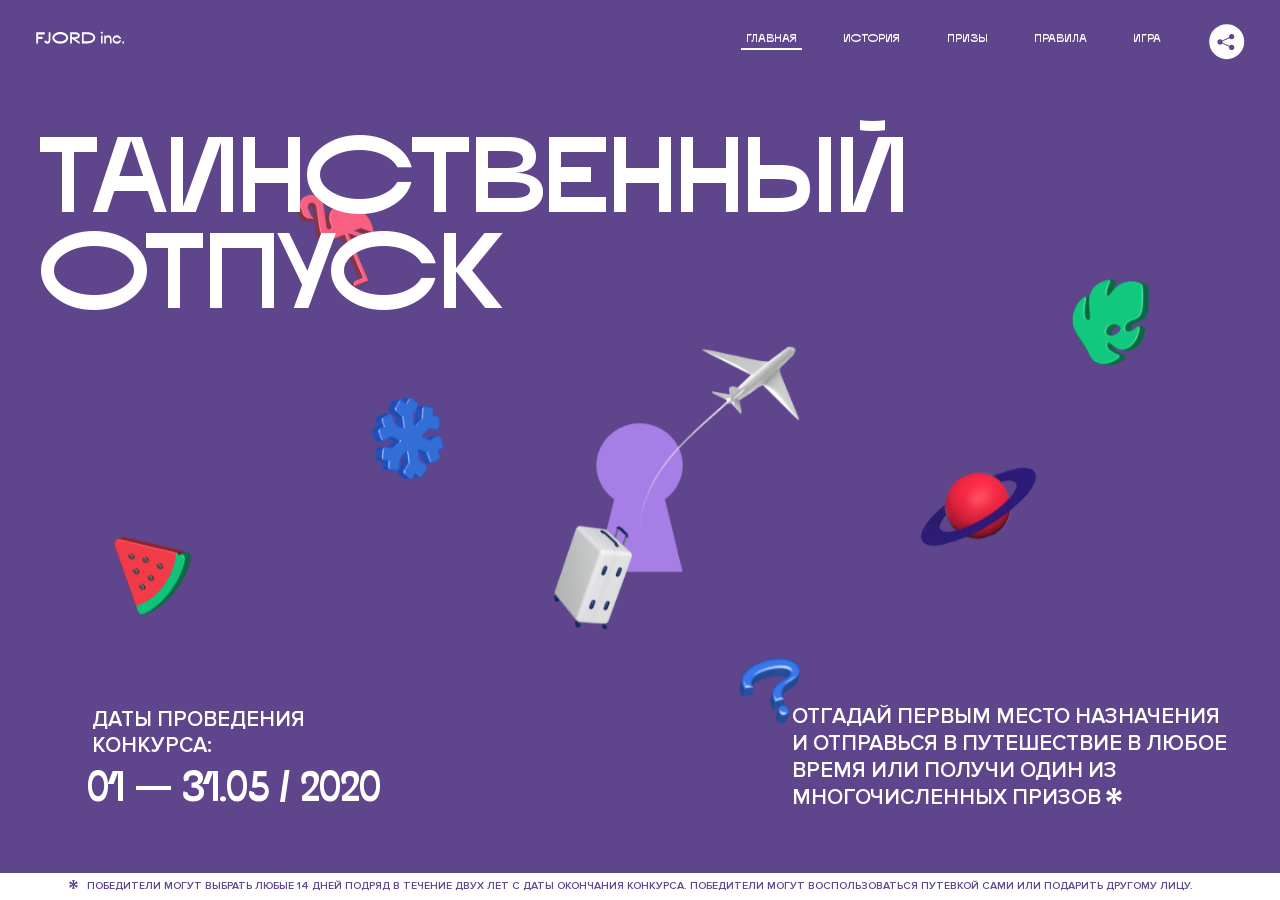
<file: 3/index.html>
<!DOCTYPE html>
<html lang="ru">
<head>
  <meta charset="UTF-8">
  <meta name="description" content="">
  <meta name="viewport" content="width=device-width, initial-scale=1.0">
  <meta http-equiv="X-UA-Compatible" content="ie=edge">
  <title>Mysterious Vacation</title>
<link href="css/style.min.css" rel="stylesheet">  <base href="https://htmlacademy-animation.github.io/1073759-magic-vacation-1/3/">
</head>
<body>

  <header class="page-header js-header">
    <div class="page-header__wrapper">
      <a href="#" class="page-header__logo" aria-label="Перейти на страницу FJORD.Inc">
        <svg width="100" height="15" viewBox="0 0 100 15" fill="none" xmlns="http://www.w3.org/2000/svg">
          <path d="M0.26 1.4V14H2.276V8.906H7.334V6.44H2.276V3.848H9.872V1.4H0.26ZM12.733 14.36C15.127 14.36 16.243 12.65 16.243 9.5V1.4H14.263V8.96C14.263 11.21 13.723 11.876 12.733 11.876C11.833 11.876 11.473 11.3 11.347 10.58L9.36702 10.94C9.63702 13.046 10.663 14.36 12.733 14.36ZM18.3918 7.7C18.3918 11.372 22.3878 14.36 27.3198 14.36C32.2518 14.36 36.2478 11.372 36.2478 7.7C36.2478 4.028 32.2518 1.04 27.3198 1.04C22.3878 1.04 18.3918 4.028 18.3918 7.7ZM20.6058 7.7C20.6058 5.378 23.6118 3.524 27.3198 3.524C30.9918 3.524 33.9798 5.378 33.9798 7.7C33.9798 10.004 30.9918 11.858 27.3198 11.858C23.6118 11.858 20.6058 10.004 20.6058 7.7ZM40.403 14V8.906H40.799L49.079 14.702V12.38L44.039 8.906H44.201C47.999 8.906 49.277 7.304 49.277 5.162C49.277 3.092 47.999 1.4 44.201 1.4H38.387V14H40.403ZM43.535 3.722C45.785 3.722 47.045 4.136 47.045 5.432C47.045 6.764 45.785 7.034 43.535 7.034H40.403V3.722H43.535ZM51.6936 1.382V14H57.8676C62.7456 14 66.7236 11.534 66.7236 7.7C66.7236 3.848 62.7456 1.382 57.8676 1.382H51.6936ZM53.7096 11.624V3.722H57.5436C61.5396 3.722 64.4916 5.018 64.4916 7.7C64.4916 10.238 61.5396 11.624 57.5436 11.624H53.7096ZM73.1832 14.018H74.9832V5H73.1832V14.018ZM72.9132 1.976C72.9132 2.57 73.3992 3.092 74.0832 3.092C74.7492 3.092 75.2352 2.57 75.2352 1.976C75.2352 1.382 74.7672 0.805999 74.0832 0.805999C73.3812 0.805999 72.9132 1.382 72.9132 1.976ZM76.7867 14H78.5687V9.104C78.7487 8.006 79.5947 6.962 81.0887 6.962C82.1147 6.962 83.2667 7.448 83.2667 9.554V14H85.0487V9.014C85.0487 6.152 83.2307 4.73 81.3587 4.73C79.9187 4.73 79.0727 5.558 78.5687 6.854V5H76.7867V14ZM90.9898 14.27C93.5098 14.27 95.3818 12.506 95.7238 10.328H94.0498C93.7258 11.3 92.6998 12.02 90.9898 12.02C88.8478 12.02 87.7678 10.922 87.7678 9.59C87.7678 8.24 88.8478 6.962 90.9898 6.962C92.7538 6.962 93.7978 7.844 94.0858 8.924H95.7418C95.4358 6.71 93.6178 4.73 90.9898 4.73C88.0918 4.73 86.1298 7.124 86.1298 9.59C86.1298 12.074 88.1278 14.27 90.9898 14.27ZM97.0693 12.938C97.0693 13.658 97.5553 14.144 98.2753 14.144C98.9953 14.144 99.4813 13.658 99.4813 12.938C99.4813 12.2 98.9953 11.714 98.2753 11.714C97.5553 11.714 97.0693 12.2 97.0693 12.938Z" fill="currentColor"></path>
        </svg>
      </a>
      <button class="page-header__toggler js-menu-toggler" type="button" aria-label="Управление мобильным меню"><span>Меню</span></button>
      <nav class="page-header__nav">
        <div class="page-header__menu js-menu" id="menu">
          <ul>
            <li>
              <a class="js-menu-link" href="#top" data-href="top">главная</a>
            </li>
            <li>
              <a class="js-menu-link" href="#story" data-href="story">история</a>
            </li>
            <li>
              <a class="js-menu-link" href="#prizes" data-href="prizes">призы</a>
            </li>
            <li>
              <a class="js-menu-link" href="#rules" data-href="rules">правила</a>
            </li>
            <li>
              <a class="js-menu-link" href="#game" data-href="game">игра</a>
            </li>
          </ul>
        </div>
        <div class="page-header__social">
          <div class="social-block js-social-block">
            <button class="social-block__toggler" aria-label="Управлять блоком с социальными кнопками">
              <svg width="26" height="22" viewBox="0 0 27 22" fill="none" xmlns="http://www.w3.org/2000/svg">
                <path d="M19.6721 7.43664C21.6273 7.43664 23.213 5.85095 23.213 3.89566C23.213 1.94037 21.6273 0.354675 19.6721 0.354675C17.7168 0.354675 16.1311 1.94037 16.1311 3.89566C16.1311 4.19968 16.1728 4.49178 16.2458 4.77345L7.21751 8.95527C6.57519 8.05214 5.52303 7.46049 4.33078 7.46049C2.37549 7.46049 0.789795 9.04618 0.789795 11.0015C0.789795 12.9568 2.37549 14.5425 4.33078 14.5425C5.52303 14.5425 6.57668 13.9508 7.21751 13.0477L16.2458 17.2295C16.1743 17.5112 16.1311 17.8033 16.1311 18.1073C16.1311 20.0626 17.7168 21.6483 19.6721 21.6483C21.6273 21.6483 23.213 20.0626 23.213 18.1073C23.213 16.152 21.6273 14.5663 19.6721 14.5663C18.4798 14.5663 17.4262 15.158 16.7853 16.0611L7.75701 11.8793C7.82854 11.5976 7.87176 11.3055 7.87176 11.0015C7.87176 10.6974 7.83003 10.4053 7.75701 10.1237L16.7853 5.94186C17.4262 6.84499 18.4783 7.43664 19.6721 7.43664Z" fill="currentColor"></path>
              </svg>
            </button>
            <ul class="social-block__list">
              <li>
                <a class="social-block__link social-block__link--fb" href="#" aria-label="Мы на Facebook">
                  <svg width="8" height="17" viewBox="0 0 8 17" fill="none" xmlns="http://www.w3.org/2000/svg">
                    <path d="M4.24646 16.9899H1.09275L1.05793 8.49828H0V5.30707H1.05793V3.81124C1.05793 1.42084 2.57654 0 5.21735 0H7.41758V3.18585H5.30841C4.28262 3.18585 4.2478 3.48582 4.2478 4.24914V5.30707H7.42964L7.16716 8.49828H4.2478V16.9899H4.24646Z" fill="currentColor"></path>
                  </svg>
                </a>
              </li>
              <li>
                <a class="social-block__link social-block__link--insta" href="#" aria-label="Мы в Instagram">
                  <svg width="15" height="15" viewBox="0 0 15 15" fill="none" xmlns="http://www.w3.org/2000/svg">
                    <path d="M11.0197 0H4.19806C2.14246 0 0.471191 1.66993 0.471191 3.72285V10.5499C0.471191 12.6082 2.14112 14.2727 4.19806 14.2727H11.0197C13.0753 14.2727 14.7466 12.6082 14.7466 10.5499V3.72285C14.7466 1.67127 13.0753 0 11.0197 0ZM11.0197 12.4849H4.19806C3.13076 12.4849 2.26432 11.6158 2.26432 10.5512V3.72419C2.26432 2.65956 3.13076 1.79715 4.19806 1.79715H11.0197C12.087 1.79715 12.9535 2.6609 12.9535 3.72419V10.5512C12.9535 11.6145 12.087 12.4849 11.0197 12.4849Z" fill="currentColor"></path>
                    <path d="M7.60887 3.11084C5.38989 3.11084 3.58203 4.9187 3.58203 7.14036C3.58203 9.35532 5.38989 11.1645 7.60887 11.1645C9.83053 11.1645 11.6357 9.35666 11.6357 7.14036C11.6357 4.9187 9.83053 3.11084 7.60887 3.11084ZM7.60887 9.36871C6.37551 9.36871 5.37784 8.37372 5.37784 7.14036C5.37784 5.90699 6.37551 4.90665 7.60887 4.90665C8.83822 4.90665 9.84259 5.90833 9.84259 7.14036C9.84392 8.37238 8.83822 9.36871 7.60887 9.36871Z" fill="currentColor"></path>
                    <path d="M11.3573 2.35962C10.8256 2.35962 10.3931 2.79752 10.3931 3.32381C10.3931 3.85546 10.8256 4.29336 11.3573 4.29336C11.8862 4.29336 12.3215 3.85546 12.3215 3.32381C12.3215 2.79752 11.8862 2.35962 11.3573 2.35962Z" fill="currentColor"></path>
                  </svg>
                </a>
              </li>
              <li>
                <a class="social-block__link social-block__link--vk" href="#" aria-label="Мы ВКонтакте">
                  <svg width="17" height="10" viewBox="0 0 17 10" fill="none" xmlns="http://www.w3.org/2000/svg">
                    <path d="M14.1234 4.9002C14.1234 4.9002 16.3623 1.72708 16.5866 0.680242C16.6595 0.312285 16.4947 0.103188 16.1069 0.103188C16.1069 0.103188 14.8193 0.103188 14.168 0.103188C13.7235 0.103188 13.5587 0.293278 13.4235 0.579768C13.4235 0.579768 12.3724 2.82553 11.0969 4.24712C10.6861 4.70333 10.4781 4.84318 10.2511 4.84318C10.0646 4.84318 9.98625 4.6911 9.98625 4.27834V0.649016C9.98625 0.147997 9.92545 0.00135496 9.5066 0.00135496H6.39628C6.15578 0.00135496 6.0085 0.134417 6.0085 0.324506C6.0085 0.801084 6.73406 0.908351 6.73406 2.20231V4.87305C6.73406 5.40529 6.70569 5.61575 6.45303 5.61575C5.78016 5.61575 4.19528 3.30618 3.30623 0.678887C3.12923 0.145282 2.93737 0 2.43475 0H0.486409C0.205373 0 0 0.190085 0 0.476576C0 0.991172 0.60666 3.40801 2.99277 6.64358C4.59927 8.8201 6.70569 10 8.60269 10C9.76196 10 10.0416 9.80312 10.0416 9.31432V7.63883C10.0416 7.22607 10.2065 7.04956 10.4429 7.04956C10.7078 7.04956 11.1847 7.13238 12.2805 8.22268C13.5843 9.47862 13.6762 10 14.3896 10H16.5676C16.7919 10 17 9.89273 17 9.52342C17 9.02919 16.3623 8.15343 15.384 7.10659C14.9801 6.56755 14.3302 5.98914 14.1248 5.72301C13.8275 5.40801 13.9154 5.23014 14.1234 4.9002Z" fill="currentColor"></path>
                  </svg>
                </a>
              </li>
            </ul>
          </div>
        </div>
      </nav>
    </div>
  </header>

  <main class="page-content">

    <section class="animation-screen"></section>

    <section class="screen screen--hidden screen--intro" id="top">
      <div class="screen__wrapper">
        <div class="intro">
          <h1 class="intro__title">Таинственный отпуск</h1>
          <div class="intro__content">
            <div class="intro__info">
              <p class="intro__label">Даты проведения конкурса:</p>
              <p class="intro__date">01 — 31.05 / 2020</p>
            </div>
            <div class="intro__message">
              <p>
                Отгадай первым место назначения и&nbsp;отправься в&nbsp;путешествие в&nbsp;любое время или получи один из многочисленных призов
                <svg width="16" height="16" viewBox="0 0 10 10" fill="none" xmlns="http://www.w3.org/2000/svg">
                  <path d="M0 6.35337L3.90271 4.99012L0 3.64663L1.34615 1.32374L4.44287 4.01073L3.67364 0H6.34615L5.57692 4.01073L8.65385 1.32374L10 3.64663L6.13405 4.99012L10 6.35337L8.65385 8.65651L5.57692 5.98927L6.34615 10H3.67364L4.44287 5.96952L1.34615 8.65651L0 6.35337Z" fill="currentColor"></path>
                </svg>
              </p>
            </div>
          </div>
        </div>
      </div>
      <div class="screen__footer js-footer">
        <button class="screen__footer-enlarge js-footer-toggler" type="button" aria-label="Показать сообщение">
          <svg width="10" height="10" viewBox="0 0 10 10" fill="none" xmlns="http://www.w3.org/2000/svg">
            <path d="M0 6.35337L3.90271 4.99012L0 3.64663L1.34615 1.32374L4.44287 4.01073L3.67364 0H6.34615L5.57692 4.01073L8.65385 1.32374L10 3.64663L6.13405 4.99012L10 6.35337L8.65385 8.65651L5.57692 5.98927L6.34615 10H3.67364L4.44287 5.96952L1.34615 8.65651L0 6.35337Z" fill="currentColor"></path>
          </svg>
        </button>
        <button class="screen__footer-collapse js-footer-toggler" type="button" aria-label="Скрыть сообщение">
          <svg width="13" height="13" viewBox="0 0 13 13" fill="none" xmlns="http://www.w3.org/2000/svg">
            <line x1="12.3536" y1="0.353553" x2="0.738349" y2="11.9688" stroke="currentColor"></line>
            <line x1="0.738319" y1="0.539925" x2="12.3535" y2="12.1551" stroke="currentColor"></line>
          </svg>
        </button>
        <div class="screen__footer-wrapper">
          <div class="screen__footer-announce">
            <p class="screen__footer-label">Даты проведения конкурса:</p>
            <p class="screen__footer-date">01 — 31.05 / 2020</p>
          </div>
          <div class="screen__footer-note">
            <p>
              <svg width="10" height="10" viewBox="0 0 10 10" fill="none" xmlns="http://www.w3.org/2000/svg">
                <path d="M0 6.35337L3.90271 4.99012L0 3.64663L1.34615 1.32374L4.44287 4.01073L3.67364 0H6.34615L5.57692 4.01073L8.65385 1.32374L10 3.64663L6.13405 4.99012L10 6.35337L8.65385 8.65651L5.57692 5.98927L6.34615 10H3.67364L4.44287 5.96952L1.34615 8.65651L0 6.35337Z" fill="currentColor"></path>
              </svg>
              <span>Победители могут выбрать любые 14 дней подряд в&nbsp;течение двух лет с&nbsp;даты окончания конкурса. Победители могут воспользоваться путевкой сами или подарить другому лицу.</span>
            </p>
          </div>
        </div>
      </div>
    </section>

    <section class="screen screen--hidden screen--story" id="story">

      <div class="slider swiper-container js-slider">

        <div class="swiper-wrapper">

          <div class="slider__item swiper-slide">
            <h2 class="slider__item-title">История</h2>
            <p class="slider__item-text">Джеймс Таргет был основателем компании &laquo;Fjord Inc.&raquo;. С&nbsp;1965 года &laquo;Fjord Inc.&raquo; прославилась надёжными и&nbsp;удобными чемоданами и&nbsp;аксессуарами для туристов.</p>
          </div>

          <div class="slider__item swiper-slide">
            <p class="slider__item-text">Когда Джеймсу было 7&nbsp;лет, в&nbsp;их&nbsp;доме гостил дядюшка и&nbsp;развлекал детей рассказами о&nbsp;своей поездке в&nbsp;место, показавшееся малышу Таргету невероятным. Тогда Джеймс решил, что однажды посетит его, но&nbsp;не&nbsp;будет рассказывать о&nbsp;мечте, пока не&nbsp;осуществит.</p>
          </div>

          <div class="slider__item swiper-slide">
            <p class="slider__item-text">Джеймс Таргет стал увлеченным путешественником. Он&nbsp;посетил 5&nbsp;континентов, 126&nbsp;стран.</p>
          </div>

          <div class="slider__item swiper-slide">
            <p class="slider__item-text">Он&nbsp;сплавлялся по&nbsp;Амазонке и&nbsp;погружался в&nbsp;пещеры Франции, медитировал в&nbsp;горах Тибета и&nbsp;пожимал руку вождя племени Акугауа.</p>
          </div>

          <div class="slider__item swiper-slide">
            <p class="slider__item-text">Из&nbsp;своих поездок Джеймс Таргет привозил идеи, как сделать свои чемоданы &laquo;Fjord Inc.&raquo; удобными и&nbsp;приспособленными к&nbsp;разным дорожным условиям.</p>
          </div>

          <div class="slider__item swiper-slide">
            <p class="slider__item-text">Всё это время Джеймс не&nbsp;оставлял идею поездки своей мечты. Однако, как только он&nbsp;брался за&nbsp;планирование, возникали препятствия, не&nbsp;позволяющие отправиться туда.</p>
          </div>

          <div class="slider__item swiper-slide">
            <p class="slider__item-text">В&nbsp;возрасте 67&nbsp;лет Джеймс Таргет попал под лавину и&nbsp;погиб. В&nbsp;своём завещании он&nbsp;поручил отправить в&nbsp;заветное путешествие трёх смельчаков, единых с&nbsp;ним духом.</p>
          </div>

          <div class="slider__item swiper-slide">
            <p class="slider__item-text">Тех, кто сможет узнать таинственное место, задавая вопросы специально обученному ИИ&nbsp;&laquo;Соне&raquo;, ждет фантастическое путешествие.</p>
          </div>
        </div>
        <div class="slider__controls">
          <button class="slider__control slider__control--prev js-control-prev" type="button" aria-label="Показать предыдущую историю">
            <svg width="12" height="22" viewBox="0 0 12 22" fill="none" xmlns="http://www.w3.org/2000/svg">
              <path d="M11 1L1 11L11 21" stroke="currentColor" stroke-width="2" stroke-linejoin="round"></path>
            </svg>
          </button>
          <button class="slider__control slider__control--next js-control-next" type="button" aria-label="Показать следующую историю">
            <svg width="12" height="22" viewBox="0 0 12 22" fill="none" xmlns="http://www.w3.org/2000/svg">
              <path d="M1 1L11 11L1 21" stroke="currentColor" stroke-width="2" stroke-linejoin="round"></path>
            </svg>
          </button>
        </div>
        <div class="slider__pagination swiper-pagination"></div>
      </div>
    </section>

    <section class="screen screen--hidden screen--prizes" id="prizes">
      <div class="screen__wrapper">
        <div class="prizes">
          <h2 class="prizes__title">ПРизы</h2>
          <div class="prizes__lead">
            <p>Найди ответ и&nbsp;получи один из&nbsp;призов:</p>
          </div>
          <ul class="prizes__list">
            <li class="prizes__item prizes__item--journeys">
              <div class="prizes__icon">
                <picture>
                  <source srcset="img/prize1-mob.svg" media="(orientation: portrait)">
                  <img src="img/prize1.svg" alt="">
                </picture>
              </div>
              <p class="prizes__desc">
                <b>3</b>
                <span>загадочных путешествия</span>
              </p>
            </li>
            <li class="prizes__item prizes__item--cases">
              <div class="prizes__icon">
                <picture>
                  <source srcset="img/prize2-mob.svg" media="(orientation: portrait)">
                  <img src="img/prize2.svg" alt="">
                </picture>
              </div>
              <p class="prizes__desc">
                <b>7</b>
                <span>надежных чемоданов</span>
              </p>
            </li>
            <li class="prizes__item prizes__item--codes">
              <div class="prizes__icon">
                <picture>
                  <source srcset="img/prize3-mob.svg" media="(orientation: portrait)">
                  <img src="img/prize3.svg" alt="">
                </picture>
              </div>
              <p class="prizes__desc">
                <b>900</b>
                <span>
                  промокодов на&nbsp;скидку 15%
                  <svg width="10" height="10" viewBox="0 0 10 10" fill="none" xmlns="http://www.w3.org/2000/svg">
                    <path d="M0 6.35337L3.90271 4.99012L0 3.64663L1.34615 1.32374L4.44287 4.01073L3.67364 0H6.34615L5.57692 4.01073L8.65385 1.32374L10 3.64663L6.13405 4.99012L10 6.35337L8.65385 8.65651L5.57692 5.98927L6.34615 10H3.67364L4.44287 5.96952L1.34615 8.65651L0 6.35337Z" fill="currentColor"></path>
                  </svg>
                </span>
              </p>
            </li>
          </ul>
        </div>
      </div>
      <div class="screen__footer js-footer">
        <button class="screen__footer-enlarge js-footer-toggler" type="button" aria-label="Показать сообщение">
          <svg width="10" height="10" viewBox="0 0 10 10" fill="none" xmlns="http://www.w3.org/2000/svg">
            <path d="M0 6.35337L3.90271 4.99012L0 3.64663L1.34615 1.32374L4.44287 4.01073L3.67364 0H6.34615L5.57692 4.01073L8.65385 1.32374L10 3.64663L6.13405 4.99012L10 6.35337L8.65385 8.65651L5.57692 5.98927L6.34615 10H3.67364L4.44287 5.96952L1.34615 8.65651L0 6.35337Z" fill="currentColor"></path>
          </svg>
        </button>
        <button class="screen__footer-collapse js-footer-toggler" type="button" aria-label="Скрыть сообщение">
          <svg width="13" height="13" viewBox="0 0 13 13" fill="none" xmlns="http://www.w3.org/2000/svg">
            <line x1="12.3536" y1="0.353553" x2="0.738349" y2="11.9688" stroke="currentColor"></line>
            <line x1="0.738319" y1="0.539925" x2="12.3535" y2="12.1551" stroke="currentColor"></line>
          </svg>
        </button>
        <div class="screen__footer-wrapper">
          <div class="screen__footer-announce">
            <p class="screen__footer-label">Даты проведения конкурса:</p>
            <p class="screen__footer-date">01 — 31.05 / 2020</p>
          </div>
          <div class="screen__footer-note">
            <p>
              <svg width="10" height="10" viewBox="0 0 10 10" fill="none" xmlns="http://www.w3.org/2000/svg">
                <path d="M0 6.35337L3.90271 4.99012L0 3.64663L1.34615 1.32374L4.44287 4.01073L3.67364 0H6.34615L5.57692 4.01073L8.65385 1.32374L10 3.64663L6.13405 4.99012L10 6.35337L8.65385 8.65651L5.57692 5.98927L6.34615 10H3.67364L4.44287 5.96952L1.34615 8.65651L0 6.35337Z" fill="currentColor"></path>
              </svg>
              <span>Скидка&nbsp;15% на&nbsp;единоразовое приобретение путёвки с&nbsp;1&nbsp;июня 2020 по&nbsp;31&nbsp;мая 2022&nbsp;года. Суммируется с&nbsp;другими акциями</span>
            </p>
          </div>
        </div>
      </div>
    </section>

    <section class="screen screen--hidden screen--rules" id="rules">
      <div class="screen__wrapper">
        <div class="rules">
          <h2 class="rules__title">Правила</h2>
          <div class="rules__lead">
            <p>Для того чтобы получить наследство Джеймса Таргета, тебе нужно выведать у&nbsp;&laquo;Сони&raquo;, куда предстоит отправиться тебе в&nbsp;случае победы</p>
          </div>
          <ol class="rules__list">
            <li class="rules__item">
              <p>Тебе отводится <br>5&nbsp;минут</p>
            </li>
            <li class="rules__item">
              <p>Задавай любые вопросы в&nbsp;текстовом поле</p>
            </li>
            <li class="rules__item">
              <p>Нажимай кнопку &laquo;Узнать&raquo;, чтобы получить ответ</p>
            </li>
            <li class="rules__item">
              <p>&laquo;Соня&raquo; может отвечать только&nbsp;Да или Нет</p>
            </li>
          </ol>
          <a href="#game" class="rules__link btn">Погнали!</a>
        </div>
      </div>
      <div class="screen__disclaimer">
        <div class="disclaimer">
          <ul>
            <li>
              <a href="#">Правовая информация</a>
            </li>
            <li>
              <a href="#">Подробные правила</a>
            </li>
          </ul>
        </div>
      </div>
    </section>

    <section class="screen screen--hidden screen--game" id="game">
      <div class="screen__wrapper">
        <div class="game">
          <div class="game__header">
            <h2 class="game__title">Игра</h2>
            <div class="game__counter">
              <span>05</span>:<span>00</span>
            </div>
          </div>
          <div class="game__body">
            <div class="chat">
              <div class="chat__body js-chat">
                <ul class="chat__list" id="messages"></ul>
              </div>
              <div class="chat__footer">
                <form action="#" method="post" class="form" id="message-form">
                  <label for="message-field" class="visually-hidden">Поле для ввода вопроса</label>
                  <input type="text" class="form__field" id="message-field">
                  <button class="form__button btn">
                    Узнать
                    <svg width="18" height="19" viewBox="0 0 18 19" fill="none" xmlns="http://www.w3.org/2000/svg">
                      <path stroke="currentColor" stroke-width="2" d="M9 19V1"></path>
                      <path d="M1 9l8-8 8 8" stroke="currentColor" stroke-width="2" stroke-linejoin="round"></path>
                    </svg>
                  </button>
                </form>
              </div>
            </div>
          </div>
          <!-- временные кнопки для показа результата -->
          <div class="game__buttons">
            <button class="game__button btn js-show-result" type="button" data-target="result">Положительный результат</button>
            <button class="game__button btn js-show-result" type="button" data-target="result2">Положительный результат - 2</button>
            <button class="game__button btn js-show-result" type="button" data-target="result3">Отрицательный результат</button>
          </div>
        </div>
      </div>
    </section>

    <section class="screen screen--hidden screen--result" id="result">
      <div class="screen__wrapper">
        <div class="result result--trip">
          <div class="result__image">
            <picture>
              <source srcset="img/result1-mob.png 1x, img/result1-mob@2x.png 2x" media="(max-width: 768px) and (orientation: portrait)">
              <img src="img/result1.png" srcset="img/result1@2x.png 2x" alt="">
            </picture>
          </div>
          <h2 class="result__title">
            <span class="visually-hidden">ПОбеда!</span>
            <svg xmlns="http://www.w3.org/2000/svg" viewBox="0 0 568.85 109.24">
              <path d="M16,24.44V92H2.6V8H75V92H61.52V24.44H16Z" transform="translate(-2.1 -1.5)" fill="none" stroke="currentColor"></path>
              <path d="M148.76,5.6c32.88,0,59.52,19.92,59.52,44.4s-26.64,44.4-59.52,44.4S89.24,74.48,89.24,50,115.88,5.6,148.76,5.6Zm0,72.12c24.48,0,44.4-12.36,44.4-27.72s-19.92-27.84-44.4-27.84C124,22.16,104,34.52,104,50S124,77.72,148.76,77.72Z" transform="translate(-2.1 -1.5)" fill="none" stroke="currentColor"></path>
              <path d="M287.36,8V24.44H236v14.4h25.32c25.44,0,34,11.16,34,26.52,0,15.6-8.52,26.64-34,26.64H222.56V8h64.8ZM256.88,76.52c15.12,0,23.52-2,23.52-11.52S272,54.44,256.88,54.44H236V76.52h20.88Z" transform="translate(-2.1 -1.5)" fill="none" stroke="currentColor"></path>
              <path d="M371.47,8V24.44H320.84V41.6h33.6V58h-33.6V75.56h50.64V92H307.4V8h64.08Z" transform="translate(-2.1 -1.5)" fill="none" stroke="currentColor"></path>
              <path d="M382.39,110.24V75.56h7.44c4.56-4.68,7.8-18.36,8.76-56L399,8h48.6V75.56h10v34.68H442.87V92H397v18.24H382.39Zm51.72-34.68V24.44H411.55v3.12c-0.48,22.44-3.24,37.68-7.2,48h29.76Z" transform="translate(-2.1 -1.5)" fill="none" stroke="currentColor"></path>
              <path d="M463.75,92l28-84h27.12l28.08,84H533.47l-7.8-23.52h-37.8L480.07,92H463.75Zm56.64-40L507,11.84,493.51,52h26.88Z" transform="translate(-2.1 -1.5)" fill="none" stroke="currentColor"></path>
              <path d="M554.12,70.4L555.55,2H569l1.44,68.4H554.12Zm8.28,6.36c4.8,0,8,3.24,8,8.16a8,8,0,1,1-16.08,0C554.35,80,557.59,76.76,562.39,76.76Z" transform="translate(-2.1 -1.5)" fill="none" stroke="currentColor"></path>
            </svg>
          </h2>
          <div class="result__text">
            <p>ты&nbsp;отправляешься в&nbsp;Арктику!</p>
          </div>
          <div class="result__form">
            <form action="#" method="post" class="form form--result">
              <label for="email-field" class="form__label">зарегистрируй результат</label>
              <input type="email" class="form__field" id="email-field" placeholder="e-mail для регистации результата и получения приза" required="">
              <button class="form__button btn">
                отправить
                <svg width="18" height="19" viewBox="0 0 18 19" fill="none" xmlns="http://www.w3.org/2000/svg">
                  <path stroke="currentColor" stroke-width="2" d="M9 19V1"></path>
                  <path d="M1 9l8-8 8 8" stroke="currentColor" stroke-width="2" stroke-linejoin="round"></path>
                </svg>
              </button>
            </form>
          </div>
        </div>
      </div>
    </section>

    <section class="screen screen--hidden screen--result" id="result2">
      <div class="screen__wrapper">
        <div class="result result--prize">
          <div class="result__image">
            <picture>
              <source srcset="img/result2-mob.png 1x, img/result2-mob@2x.png 2x" media="(max-width: 768px) and (orientation: portrait)">
              <img src="img/result2.png" srcset="img/result2@2x.png 2x" alt="">
            </picture>
          </div>
          <h2 class="result__title">
            <span class="visually-hidden">ПОбеда!</span>
            <svg xmlns="http://www.w3.org/2000/svg" viewBox="0 0 568.85 109.24">
              <path d="M16,24.44V92H2.6V8H75V92H61.52V24.44H16Z" transform="translate(-2.1 -1.5)" fill="none" stroke="currentColor"></path>
              <path d="M148.76,5.6c32.88,0,59.52,19.92,59.52,44.4s-26.64,44.4-59.52,44.4S89.24,74.48,89.24,50,115.88,5.6,148.76,5.6Zm0,72.12c24.48,0,44.4-12.36,44.4-27.72s-19.92-27.84-44.4-27.84C124,22.16,104,34.52,104,50S124,77.72,148.76,77.72Z" transform="translate(-2.1 -1.5)" fill="none" stroke="currentColor"></path>
              <path d="M287.36,8V24.44H236v14.4h25.32c25.44,0,34,11.16,34,26.52,0,15.6-8.52,26.64-34,26.64H222.56V8h64.8ZM256.88,76.52c15.12,0,23.52-2,23.52-11.52S272,54.44,256.88,54.44H236V76.52h20.88Z" transform="translate(-2.1 -1.5)" fill="none" stroke="currentColor"></path>
              <path d="M371.47,8V24.44H320.84V41.6h33.6V58h-33.6V75.56h50.64V92H307.4V8h64.08Z" transform="translate(-2.1 -1.5)" fill="none" stroke="currentColor"></path>
              <path d="M382.39,110.24V75.56h7.44c4.56-4.68,7.8-18.36,8.76-56L399,8h48.6V75.56h10v34.68H442.87V92H397v18.24H382.39Zm51.72-34.68V24.44H411.55v3.12c-0.48,22.44-3.24,37.68-7.2,48h29.76Z" transform="translate(-2.1 -1.5)" fill="none" stroke="currentColor"></path>
              <path d="M463.75,92l28-84h27.12l28.08,84H533.47l-7.8-23.52h-37.8L480.07,92H463.75Zm56.64-40L507,11.84,493.51,52h26.88Z" transform="translate(-2.1 -1.5)" fill="none" stroke="currentColor"></path>
              <path d="M554.12,70.4L555.55,2H569l1.44,68.4H554.12Zm8.28,6.36c4.8,0,8,3.24,8,8.16a8,8,0,1,1-16.08,0C554.35,80,557.59,76.76,562.39,76.76Z" transform="translate(-2.1 -1.5)" fill="none" stroke="currentColor"></path>
            </svg>
          </h2>
          <div class="result__text">
            <p>чемодан &laquo;Fjord&nbsp;Inc.&raquo;&nbsp;твой</p>
          </div>
          <div class="result__form">
            <form action="#" method="post" class="form form--result">
              <label for="email-field2" class="form__label">зарегистрируй результат</label>
              <input type="email" class="form__field" id="email-field2" placeholder="e-mail для регистации результата и получения приза" required="">
              <button class="form__button btn">
                отправить
                <svg width="18" height="19" viewBox="0 0 18 19" fill="none" xmlns="http://www.w3.org/2000/svg">
                  <path stroke="currentColor" stroke-width="2" d="M9 19V1"></path>
                  <path d="M1 9l8-8 8 8" stroke="currentColor" stroke-width="2" stroke-linejoin="round"></path>
                </svg>
              </button>
            </form>
          </div>
        </div>
      </div>
    </section>

    <section class="screen screen--hidden screen--result" id="result3">
      <div class="screen__wrapper">
        <div class="result result--negative">
          <div class="result__image">
            <picture>
              <source srcset="img/result3-mob.png 1x, img/result3-mob@2x.png 2x" media="(max-width: 768px) and (orientation: portrait)">
              <img src="img/result3.png" srcset="img/result3@2x.png 2x" alt="">
            </picture>
          </div>
          <h2 class="result__title">
            <span class="visually-hidden">Не угадал!</span>
            <svg xmlns="http://www.w3.org/2000/svg" viewBox="0 0 660.77 109.24">
              <path d="M2.66,92V8H16.1V42.2H53.3V8H66.74V92H53.3V58.64H16.1V92H2.66Z" transform="translate(-2.16 -1.5)" fill="none" stroke="currentColor"></path>
              <path d="M147.62,8V24.44H97V41.6h33.6V58H97V75.56h50.64V92H83.54V8h64.08Z" transform="translate(-2.16 -1.5)" fill="none" stroke="currentColor"></path>
              <path d="M199.22,8l20.52,42.36L235.34,8h16.44l-31,84H204.38l9.48-25.92L185.78,8h13.44Z" transform="translate(-2.16 -1.5)" fill="none" stroke="currentColor"></path>
              <path d="M273.74,24.44V92H260.3V8h50.16V24.44H273.74Z" transform="translate(-2.16 -1.5)" fill="none" stroke="currentColor"></path>
              <path d="M307.1,92l28-84h27.12l28.08,84H376.82L369,68.48h-37.8L323.42,92H307.1Zm56.64-40L350.3,11.84,336.86,52h26.88Z" transform="translate(-2.16 -1.5)" fill="none" stroke="currentColor"></path>
              <path d="M396.38,110.24V75.56h7.44c4.56-4.68,7.8-18.36,8.76-56L412.94,8h48.6V75.56h10v34.68H456.86V92H411v18.24H396.38ZM448.1,75.56V24.44H425.54v3.12c-0.48,22.44-3.24,37.68-7.2,48H448.1Z" transform="translate(-2.16 -1.5)" fill="none" stroke="currentColor"></path>
              <path d="M477.74,92l28-84h27.12L560.9,92H547.46l-7.8-23.52h-37.8L494.06,92H477.74Zm56.64-40-13.44-40.2L507.5,52h26.88Z" transform="translate(-2.16 -1.5)" fill="none" stroke="currentColor"></path>
              <path d="M568.7,76.88a13.77,13.77,0,0,0,5,1c6.6,0,10.44-6.24,12-58.32L586.22,8h46.2V92H619V24.44H598.82l-0.12,3.12C597.14,81,589,94.4,573.74,94.4a28.55,28.55,0,0,1-6.72-.84Z" transform="translate(-2.16 -1.5)" fill="none" stroke="currentColor"></path>
              <path d="M646.1,70.4L647.54,2H661l1.44,68.4H646.1Zm8.28,6.36c4.8,0,8,3.24,8,8.16a8,8,0,0,1-16.08,0C646.34,80,649.58,76.76,654.38,76.76Z" transform="translate(-2.16 -1.5)" fill="none" stroke="currentColor"></path>
            </svg>
          </h2>
          <button class="result__button js-play" type="button">
            не сдавайся!
            <span>
              <svg width="27" height="22" viewBox="0 0 27 22" fill="none" xmlns="http://www.w3.org/2000/svg">
                <path d="M10.6899 1.47998C5.42992 1.47998 1.16992 5.73998 1.16992 11C1.16992 16.26 5.42992 20.52 10.6899 20.52C15.9499 20.52 20.2099 16.26 20.2099 11V7.13998" stroke="currentColor" stroke-width="2" stroke-miterlimit="10"></path>
                <path d="M15.1099 12.5099L20.1499 7.13989L25.3099 12.6299" stroke="currentColor" stroke-width="2" stroke-miterlimit="10" stroke-linejoin="round"></path>
              </svg>
            </span>
          </button>
        </div>
      </div>
    </section>

    <section class="background-screen"></section>

  </main>

<script src="js/script.js"></script></body>
</html>
</file>
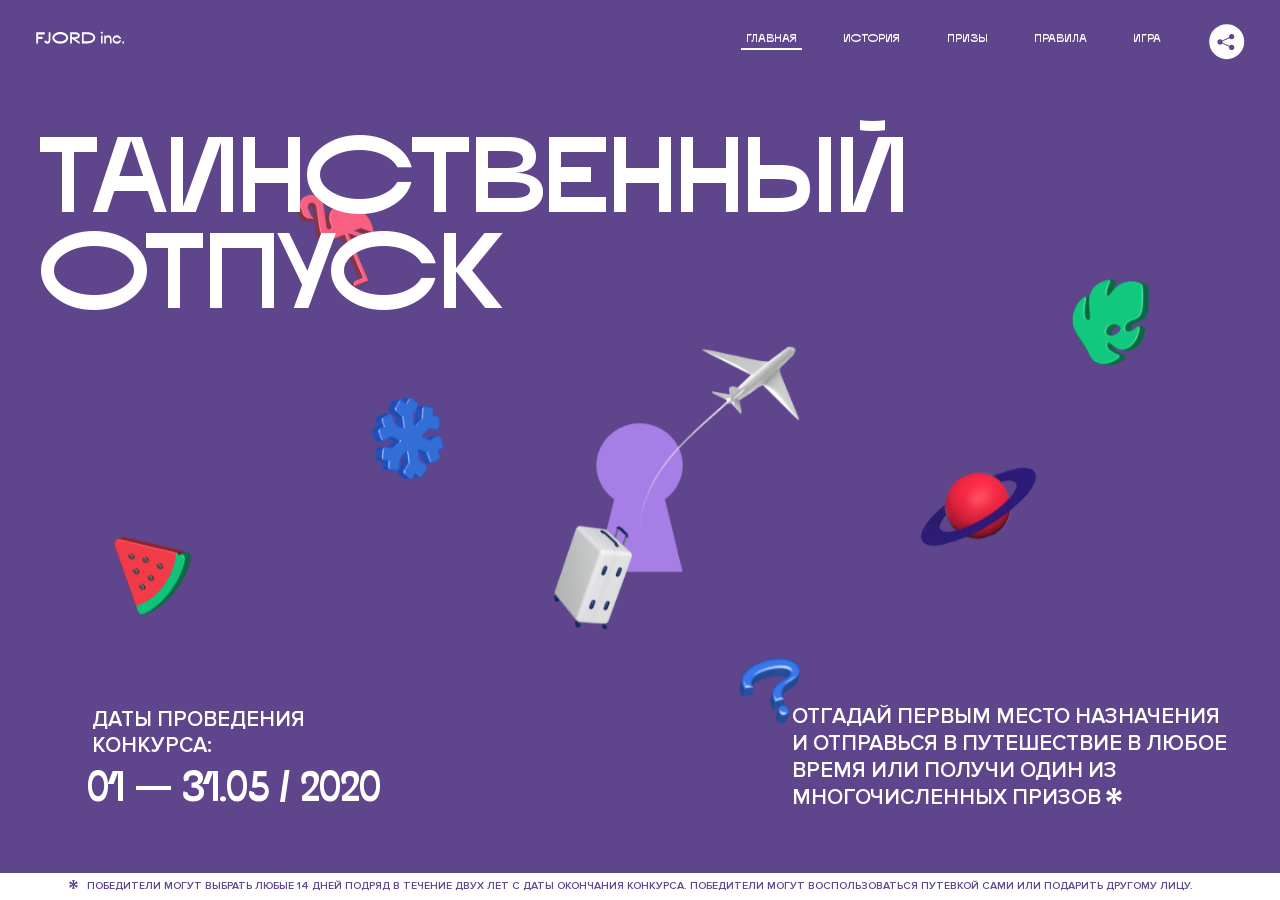
<file: 4/index.html>
<!DOCTYPE html>
<html lang="ru">
<head>
  <meta charset="UTF-8">
  <meta name="description" content="">
  <meta name="viewport" content="width=device-width, initial-scale=1.0">
  <meta http-equiv="X-UA-Compatible" content="ie=edge">
  <title>Mysterious Vacation</title>
<link href="css/style.min.css" rel="stylesheet">  <base href="https://htmlacademy-animation.github.io/1073759-magic-vacation-1/4/">
</head>
<body>

  <header class="page-header js-header">
    <div class="page-header__wrapper">
      <a href="#" class="page-header__logo" aria-label="Перейти на страницу FJORD.Inc">
        <svg width="100" height="15" viewBox="0 0 100 15" fill="none" xmlns="http://www.w3.org/2000/svg">
          <path d="M0.26 1.4V14H2.276V8.906H7.334V6.44H2.276V3.848H9.872V1.4H0.26ZM12.733 14.36C15.127 14.36 16.243 12.65 16.243 9.5V1.4H14.263V8.96C14.263 11.21 13.723 11.876 12.733 11.876C11.833 11.876 11.473 11.3 11.347 10.58L9.36702 10.94C9.63702 13.046 10.663 14.36 12.733 14.36ZM18.3918 7.7C18.3918 11.372 22.3878 14.36 27.3198 14.36C32.2518 14.36 36.2478 11.372 36.2478 7.7C36.2478 4.028 32.2518 1.04 27.3198 1.04C22.3878 1.04 18.3918 4.028 18.3918 7.7ZM20.6058 7.7C20.6058 5.378 23.6118 3.524 27.3198 3.524C30.9918 3.524 33.9798 5.378 33.9798 7.7C33.9798 10.004 30.9918 11.858 27.3198 11.858C23.6118 11.858 20.6058 10.004 20.6058 7.7ZM40.403 14V8.906H40.799L49.079 14.702V12.38L44.039 8.906H44.201C47.999 8.906 49.277 7.304 49.277 5.162C49.277 3.092 47.999 1.4 44.201 1.4H38.387V14H40.403ZM43.535 3.722C45.785 3.722 47.045 4.136 47.045 5.432C47.045 6.764 45.785 7.034 43.535 7.034H40.403V3.722H43.535ZM51.6936 1.382V14H57.8676C62.7456 14 66.7236 11.534 66.7236 7.7C66.7236 3.848 62.7456 1.382 57.8676 1.382H51.6936ZM53.7096 11.624V3.722H57.5436C61.5396 3.722 64.4916 5.018 64.4916 7.7C64.4916 10.238 61.5396 11.624 57.5436 11.624H53.7096ZM73.1832 14.018H74.9832V5H73.1832V14.018ZM72.9132 1.976C72.9132 2.57 73.3992 3.092 74.0832 3.092C74.7492 3.092 75.2352 2.57 75.2352 1.976C75.2352 1.382 74.7672 0.805999 74.0832 0.805999C73.3812 0.805999 72.9132 1.382 72.9132 1.976ZM76.7867 14H78.5687V9.104C78.7487 8.006 79.5947 6.962 81.0887 6.962C82.1147 6.962 83.2667 7.448 83.2667 9.554V14H85.0487V9.014C85.0487 6.152 83.2307 4.73 81.3587 4.73C79.9187 4.73 79.0727 5.558 78.5687 6.854V5H76.7867V14ZM90.9898 14.27C93.5098 14.27 95.3818 12.506 95.7238 10.328H94.0498C93.7258 11.3 92.6998 12.02 90.9898 12.02C88.8478 12.02 87.7678 10.922 87.7678 9.59C87.7678 8.24 88.8478 6.962 90.9898 6.962C92.7538 6.962 93.7978 7.844 94.0858 8.924H95.7418C95.4358 6.71 93.6178 4.73 90.9898 4.73C88.0918 4.73 86.1298 7.124 86.1298 9.59C86.1298 12.074 88.1278 14.27 90.9898 14.27ZM97.0693 12.938C97.0693 13.658 97.5553 14.144 98.2753 14.144C98.9953 14.144 99.4813 13.658 99.4813 12.938C99.4813 12.2 98.9953 11.714 98.2753 11.714C97.5553 11.714 97.0693 12.2 97.0693 12.938Z" fill="currentColor"></path>
        </svg>
      </a>
      <button class="page-header__toggler js-menu-toggler" type="button" aria-label="Управление мобильным меню"><span>Меню</span></button>
      <nav class="page-header__nav">
        <div class="page-header__menu js-menu" id="menu">
          <ul>
            <li>
              <a class="js-menu-link" href="#top" data-href="top">главная</a>
            </li>
            <li>
              <a class="js-menu-link" href="#story" data-href="story">история</a>
            </li>
            <li>
              <a class="js-menu-link" href="#prizes" data-href="prizes">призы</a>
            </li>
            <li>
              <a class="js-menu-link" href="#rules" data-href="rules">правила</a>
            </li>
            <li>
              <a class="js-menu-link" href="#game" data-href="game">игра</a>
            </li>
          </ul>
        </div>
        <div class="page-header__social">
          <div class="social-block js-social-block">
            <button class="social-block__toggler" aria-label="Управлять блоком с социальными кнопками">
              <svg width="26" height="22" viewBox="0 0 27 22" fill="none" xmlns="http://www.w3.org/2000/svg">
                <path d="M19.6721 7.43664C21.6273 7.43664 23.213 5.85095 23.213 3.89566C23.213 1.94037 21.6273 0.354675 19.6721 0.354675C17.7168 0.354675 16.1311 1.94037 16.1311 3.89566C16.1311 4.19968 16.1728 4.49178 16.2458 4.77345L7.21751 8.95527C6.57519 8.05214 5.52303 7.46049 4.33078 7.46049C2.37549 7.46049 0.789795 9.04618 0.789795 11.0015C0.789795 12.9568 2.37549 14.5425 4.33078 14.5425C5.52303 14.5425 6.57668 13.9508 7.21751 13.0477L16.2458 17.2295C16.1743 17.5112 16.1311 17.8033 16.1311 18.1073C16.1311 20.0626 17.7168 21.6483 19.6721 21.6483C21.6273 21.6483 23.213 20.0626 23.213 18.1073C23.213 16.152 21.6273 14.5663 19.6721 14.5663C18.4798 14.5663 17.4262 15.158 16.7853 16.0611L7.75701 11.8793C7.82854 11.5976 7.87176 11.3055 7.87176 11.0015C7.87176 10.6974 7.83003 10.4053 7.75701 10.1237L16.7853 5.94186C17.4262 6.84499 18.4783 7.43664 19.6721 7.43664Z" fill="currentColor"></path>
              </svg>
            </button>
            <ul class="social-block__list">
              <li>
                <a class="social-block__link social-block__link--fb" href="#" aria-label="Мы на Facebook">
                  <svg width="8" height="17" viewBox="0 0 8 17" fill="none" xmlns="http://www.w3.org/2000/svg">
                    <path d="M4.24646 16.9899H1.09275L1.05793 8.49828H0V5.30707H1.05793V3.81124C1.05793 1.42084 2.57654 0 5.21735 0H7.41758V3.18585H5.30841C4.28262 3.18585 4.2478 3.48582 4.2478 4.24914V5.30707H7.42964L7.16716 8.49828H4.2478V16.9899H4.24646Z" fill="currentColor"></path>
                  </svg>
                </a>
              </li>
              <li>
                <a class="social-block__link social-block__link--insta" href="#" aria-label="Мы в Instagram">
                  <svg width="15" height="15" viewBox="0 0 15 15" fill="none" xmlns="http://www.w3.org/2000/svg">
                    <path d="M11.0197 0H4.19806C2.14246 0 0.471191 1.66993 0.471191 3.72285V10.5499C0.471191 12.6082 2.14112 14.2727 4.19806 14.2727H11.0197C13.0753 14.2727 14.7466 12.6082 14.7466 10.5499V3.72285C14.7466 1.67127 13.0753 0 11.0197 0ZM11.0197 12.4849H4.19806C3.13076 12.4849 2.26432 11.6158 2.26432 10.5512V3.72419C2.26432 2.65956 3.13076 1.79715 4.19806 1.79715H11.0197C12.087 1.79715 12.9535 2.6609 12.9535 3.72419V10.5512C12.9535 11.6145 12.087 12.4849 11.0197 12.4849Z" fill="currentColor"></path>
                    <path d="M7.60887 3.11084C5.38989 3.11084 3.58203 4.9187 3.58203 7.14036C3.58203 9.35532 5.38989 11.1645 7.60887 11.1645C9.83053 11.1645 11.6357 9.35666 11.6357 7.14036C11.6357 4.9187 9.83053 3.11084 7.60887 3.11084ZM7.60887 9.36871C6.37551 9.36871 5.37784 8.37372 5.37784 7.14036C5.37784 5.90699 6.37551 4.90665 7.60887 4.90665C8.83822 4.90665 9.84259 5.90833 9.84259 7.14036C9.84392 8.37238 8.83822 9.36871 7.60887 9.36871Z" fill="currentColor"></path>
                    <path d="M11.3573 2.35962C10.8256 2.35962 10.3931 2.79752 10.3931 3.32381C10.3931 3.85546 10.8256 4.29336 11.3573 4.29336C11.8862 4.29336 12.3215 3.85546 12.3215 3.32381C12.3215 2.79752 11.8862 2.35962 11.3573 2.35962Z" fill="currentColor"></path>
                  </svg>
                </a>
              </li>
              <li>
                <a class="social-block__link social-block__link--vk" href="#" aria-label="Мы ВКонтакте">
                  <svg width="17" height="10" viewBox="0 0 17 10" fill="none" xmlns="http://www.w3.org/2000/svg">
                    <path d="M14.1234 4.9002C14.1234 4.9002 16.3623 1.72708 16.5866 0.680242C16.6595 0.312285 16.4947 0.103188 16.1069 0.103188C16.1069 0.103188 14.8193 0.103188 14.168 0.103188C13.7235 0.103188 13.5587 0.293278 13.4235 0.579768C13.4235 0.579768 12.3724 2.82553 11.0969 4.24712C10.6861 4.70333 10.4781 4.84318 10.2511 4.84318C10.0646 4.84318 9.98625 4.6911 9.98625 4.27834V0.649016C9.98625 0.147997 9.92545 0.00135496 9.5066 0.00135496H6.39628C6.15578 0.00135496 6.0085 0.134417 6.0085 0.324506C6.0085 0.801084 6.73406 0.908351 6.73406 2.20231V4.87305C6.73406 5.40529 6.70569 5.61575 6.45303 5.61575C5.78016 5.61575 4.19528 3.30618 3.30623 0.678887C3.12923 0.145282 2.93737 0 2.43475 0H0.486409C0.205373 0 0 0.190085 0 0.476576C0 0.991172 0.60666 3.40801 2.99277 6.64358C4.59927 8.8201 6.70569 10 8.60269 10C9.76196 10 10.0416 9.80312 10.0416 9.31432V7.63883C10.0416 7.22607 10.2065 7.04956 10.4429 7.04956C10.7078 7.04956 11.1847 7.13238 12.2805 8.22268C13.5843 9.47862 13.6762 10 14.3896 10H16.5676C16.7919 10 17 9.89273 17 9.52342C17 9.02919 16.3623 8.15343 15.384 7.10659C14.9801 6.56755 14.3302 5.98914 14.1248 5.72301C13.8275 5.40801 13.9154 5.23014 14.1234 4.9002Z" fill="currentColor"></path>
                  </svg>
                </a>
              </li>
            </ul>
          </div>
        </div>
      </nav>
    </div>
  </header>

  <main class="page-content">

    <section class="animation-screen"></section>

    <section class="screen screen--hidden screen--intro" id="top">
      <div class="screen__wrapper">
        <div class="intro">
          <h1 class="intro__title">Таинственный отпуск</h1>
          <div class="intro__content">
            <div class="intro__info">
              <p class="intro__label">Даты проведения конкурса:</p>
              <p class="intro__date">01 — 31.05 / 2020</p>
            </div>
            <div class="intro__message">
              <p>
                Отгадай первым место назначения и&nbsp;отправься в&nbsp;путешествие в&nbsp;любое время или получи один из многочисленных призов
                <svg width="16" height="16" viewBox="0 0 10 10" fill="none" xmlns="http://www.w3.org/2000/svg">
                  <path d="M0 6.35337L3.90271 4.99012L0 3.64663L1.34615 1.32374L4.44287 4.01073L3.67364 0H6.34615L5.57692 4.01073L8.65385 1.32374L10 3.64663L6.13405 4.99012L10 6.35337L8.65385 8.65651L5.57692 5.98927L6.34615 10H3.67364L4.44287 5.96952L1.34615 8.65651L0 6.35337Z" fill="currentColor"></path>
                </svg>
              </p>
            </div>
          </div>
        </div>
      </div>
      <div class="screen__footer js-footer">
        <button class="screen__footer-enlarge js-footer-toggler" type="button" aria-label="Показать сообщение">
          <svg width="10" height="10" viewBox="0 0 10 10" fill="none" xmlns="http://www.w3.org/2000/svg">
            <path d="M0 6.35337L3.90271 4.99012L0 3.64663L1.34615 1.32374L4.44287 4.01073L3.67364 0H6.34615L5.57692 4.01073L8.65385 1.32374L10 3.64663L6.13405 4.99012L10 6.35337L8.65385 8.65651L5.57692 5.98927L6.34615 10H3.67364L4.44287 5.96952L1.34615 8.65651L0 6.35337Z" fill="currentColor"></path>
          </svg>
        </button>
        <button class="screen__footer-collapse js-footer-toggler" type="button" aria-label="Скрыть сообщение">
          <svg width="13" height="13" viewBox="0 0 13 13" fill="none" xmlns="http://www.w3.org/2000/svg">
            <line x1="12.3536" y1="0.353553" x2="0.738349" y2="11.9688" stroke="currentColor"></line>
            <line x1="0.738319" y1="0.539925" x2="12.3535" y2="12.1551" stroke="currentColor"></line>
          </svg>
        </button>
        <div class="screen__footer-wrapper">
          <div class="screen__footer-announce">
            <p class="screen__footer-label">Даты проведения конкурса:</p>
            <p class="screen__footer-date">01 — 31.05 / 2020</p>
          </div>
          <div class="screen__footer-note">
            <p>
              <svg width="10" height="10" viewBox="0 0 10 10" fill="none" xmlns="http://www.w3.org/2000/svg">
                <path d="M0 6.35337L3.90271 4.99012L0 3.64663L1.34615 1.32374L4.44287 4.01073L3.67364 0H6.34615L5.57692 4.01073L8.65385 1.32374L10 3.64663L6.13405 4.99012L10 6.35337L8.65385 8.65651L5.57692 5.98927L6.34615 10H3.67364L4.44287 5.96952L1.34615 8.65651L0 6.35337Z" fill="currentColor"></path>
              </svg>
              <span>Победители могут выбрать любые 14 дней подряд в&nbsp;течение двух лет с&nbsp;даты окончания конкурса. Победители могут воспользоваться путевкой сами или подарить другому лицу.</span>
            </p>
          </div>
        </div>
      </div>
    </section>

    <section class="screen screen--hidden screen--story" id="story">

      <div class="slider swiper-container js-slider">

        <div class="swiper-wrapper">

          <div class="slider__item swiper-slide">
            <h2 class="slider__item-title">История</h2>
            <p class="slider__item-text">Джеймс Таргет был основателем компании &laquo;Fjord Inc.&raquo;. С&nbsp;1965 года &laquo;Fjord Inc.&raquo; прославилась надёжными и&nbsp;удобными чемоданами и&nbsp;аксессуарами для туристов.</p>
          </div>

          <div class="slider__item swiper-slide">
            <p class="slider__item-text">Когда Джеймсу было 7&nbsp;лет, в&nbsp;их&nbsp;доме гостил дядюшка и&nbsp;развлекал детей рассказами о&nbsp;своей поездке в&nbsp;место, показавшееся малышу Таргету невероятным. Тогда Джеймс решил, что однажды посетит его, но&nbsp;не&nbsp;будет рассказывать о&nbsp;мечте, пока не&nbsp;осуществит.</p>
          </div>

          <div class="slider__item swiper-slide">
            <p class="slider__item-text">Джеймс Таргет стал увлеченным путешественником. Он&nbsp;посетил 5&nbsp;континентов, 126&nbsp;стран.</p>
          </div>

          <div class="slider__item swiper-slide">
            <p class="slider__item-text">Он&nbsp;сплавлялся по&nbsp;Амазонке и&nbsp;погружался в&nbsp;пещеры Франции, медитировал в&nbsp;горах Тибета и&nbsp;пожимал руку вождя племени Акугауа.</p>
          </div>

          <div class="slider__item swiper-slide">
            <p class="slider__item-text">Из&nbsp;своих поездок Джеймс Таргет привозил идеи, как сделать свои чемоданы &laquo;Fjord Inc.&raquo; удобными и&nbsp;приспособленными к&nbsp;разным дорожным условиям.</p>
          </div>

          <div class="slider__item swiper-slide">
            <p class="slider__item-text">Всё это время Джеймс не&nbsp;оставлял идею поездки своей мечты. Однако, как только он&nbsp;брался за&nbsp;планирование, возникали препятствия, не&nbsp;позволяющие отправиться туда.</p>
          </div>

          <div class="slider__item swiper-slide">
            <p class="slider__item-text">В&nbsp;возрасте 67&nbsp;лет Джеймс Таргет попал под лавину и&nbsp;погиб. В&nbsp;своём завещании он&nbsp;поручил отправить в&nbsp;заветное путешествие трёх смельчаков, единых с&nbsp;ним духом.</p>
          </div>

          <div class="slider__item swiper-slide">
            <p class="slider__item-text">Тех, кто сможет узнать таинственное место, задавая вопросы специально обученному ИИ&nbsp;&laquo;Соне&raquo;, ждет фантастическое путешествие.</p>
          </div>
        </div>
        <div class="slider__controls">
          <button class="slider__control slider__control--prev js-control-prev" type="button" aria-label="Показать предыдущую историю">
            <svg width="12" height="22" viewBox="0 0 12 22" fill="none" xmlns="http://www.w3.org/2000/svg">
              <path d="M11 1L1 11L11 21" stroke="currentColor" stroke-width="2" stroke-linejoin="round"></path>
            </svg>
          </button>
          <button class="slider__control slider__control--next js-control-next" type="button" aria-label="Показать следующую историю">
            <svg width="12" height="22" viewBox="0 0 12 22" fill="none" xmlns="http://www.w3.org/2000/svg">
              <path d="M1 1L11 11L1 21" stroke="currentColor" stroke-width="2" stroke-linejoin="round"></path>
            </svg>
          </button>
        </div>
        <div class="slider__pagination swiper-pagination"></div>
      </div>
    </section>

    <section class="screen screen--hidden screen--prizes" id="prizes">
      <div class="screen__wrapper">
        <div class="prizes">
          <h2 class="prizes__title">ПРизы</h2>
          <div class="prizes__lead">
            <p>Найди ответ и&nbsp;получи один из&nbsp;призов:</p>
          </div>
          <ul class="prizes__list">
            <li class="prizes__item prizes__item--journeys">
              <div class="prizes__icon">
                <picture>
                  <source srcset="img/prize1-mob.svg" media="(orientation: portrait)">
                  <img src="img/prize1.svg" alt="">
                </picture>
              </div>
              <p class="prizes__desc">
                <b>3</b>
                <span>загадочных путешествия</span>
              </p>
            </li>
            <li class="prizes__item prizes__item--cases">
              <div class="prizes__icon">
                <picture>
                  <source srcset="img/prize2-mob.svg" media="(orientation: portrait)">
                  <img src="img/prize2.svg" alt="">
                </picture>
              </div>
              <p class="prizes__desc">
                <b>7</b>
                <span>надежных чемоданов</span>
              </p>
            </li>
            <li class="prizes__item prizes__item--codes">
              <div class="prizes__icon">
                <picture>
                  <source srcset="img/prize3-mob.svg" media="(orientation: portrait)">
                  <img src="img/prize3.svg" alt="">
                </picture>
              </div>
              <p class="prizes__desc">
                <b>900</b>
                <span>
                  промокодов на&nbsp;скидку 15%
                  <svg width="10" height="10" viewBox="0 0 10 10" fill="none" xmlns="http://www.w3.org/2000/svg">
                    <path d="M0 6.35337L3.90271 4.99012L0 3.64663L1.34615 1.32374L4.44287 4.01073L3.67364 0H6.34615L5.57692 4.01073L8.65385 1.32374L10 3.64663L6.13405 4.99012L10 6.35337L8.65385 8.65651L5.57692 5.98927L6.34615 10H3.67364L4.44287 5.96952L1.34615 8.65651L0 6.35337Z" fill="currentColor"></path>
                  </svg>
                </span>
              </p>
            </li>
          </ul>
        </div>
      </div>
      <div class="screen__footer js-footer">
        <button class="screen__footer-enlarge js-footer-toggler" type="button" aria-label="Показать сообщение">
          <svg width="10" height="10" viewBox="0 0 10 10" fill="none" xmlns="http://www.w3.org/2000/svg">
            <path d="M0 6.35337L3.90271 4.99012L0 3.64663L1.34615 1.32374L4.44287 4.01073L3.67364 0H6.34615L5.57692 4.01073L8.65385 1.32374L10 3.64663L6.13405 4.99012L10 6.35337L8.65385 8.65651L5.57692 5.98927L6.34615 10H3.67364L4.44287 5.96952L1.34615 8.65651L0 6.35337Z" fill="currentColor"></path>
          </svg>
        </button>
        <button class="screen__footer-collapse js-footer-toggler" type="button" aria-label="Скрыть сообщение">
          <svg width="13" height="13" viewBox="0 0 13 13" fill="none" xmlns="http://www.w3.org/2000/svg">
            <line x1="12.3536" y1="0.353553" x2="0.738349" y2="11.9688" stroke="currentColor"></line>
            <line x1="0.738319" y1="0.539925" x2="12.3535" y2="12.1551" stroke="currentColor"></line>
          </svg>
        </button>
        <div class="screen__footer-wrapper">
          <div class="screen__footer-announce">
            <p class="screen__footer-label">Даты проведения конкурса:</p>
            <p class="screen__footer-date">01 — 31.05 / 2020</p>
          </div>
          <div class="screen__footer-note">
            <p>
              <svg width="10" height="10" viewBox="0 0 10 10" fill="none" xmlns="http://www.w3.org/2000/svg">
                <path d="M0 6.35337L3.90271 4.99012L0 3.64663L1.34615 1.32374L4.44287 4.01073L3.67364 0H6.34615L5.57692 4.01073L8.65385 1.32374L10 3.64663L6.13405 4.99012L10 6.35337L8.65385 8.65651L5.57692 5.98927L6.34615 10H3.67364L4.44287 5.96952L1.34615 8.65651L0 6.35337Z" fill="currentColor"></path>
              </svg>
              <span>Скидка&nbsp;15% на&nbsp;единоразовое приобретение путёвки с&nbsp;1&nbsp;июня 2020 по&nbsp;31&nbsp;мая 2022&nbsp;года. Суммируется с&nbsp;другими акциями</span>
            </p>
          </div>
        </div>
      </div>
    </section>

    <section class="screen screen--hidden screen--rules" id="rules">
      <div class="screen__wrapper">
        <div class="rules">
          <h2 class="rules__title">Правила</h2>
          <div class="rules__lead">
            <p>Для того чтобы получить наследство Джеймса Таргета, тебе нужно выведать у&nbsp;&laquo;Сони&raquo;, куда предстоит отправиться тебе в&nbsp;случае победы</p>
          </div>
          <ol class="rules__list">
            <li class="rules__item">
              <p>Тебе отводится <br>5&nbsp;минут</p>
            </li>
            <li class="rules__item">
              <p>Задавай любые вопросы в&nbsp;текстовом поле</p>
            </li>
            <li class="rules__item">
              <p>Нажимай кнопку &laquo;Узнать&raquo;, чтобы получить ответ</p>
            </li>
            <li class="rules__item">
              <p>&laquo;Соня&raquo; может отвечать только&nbsp;Да или Нет</p>
            </li>
          </ol>
          <a href="#game" class="rules__link btn">Погнали!</a>
        </div>
      </div>
      <div class="screen__disclaimer">
        <div class="disclaimer">
          <ul>
            <li>
              <a href="#">Правовая информация</a>
            </li>
            <li>
              <a href="#">Подробные правила</a>
            </li>
          </ul>
        </div>
      </div>
    </section>

    <section class="screen screen--hidden screen--game" id="game">
      <div class="screen__wrapper">
        <div class="game">
          <div class="game__header">
            <h2 class="game__title">Игра</h2>
            <div class="game__counter">
              <span>05</span>:<span>00</span>
            </div>
          </div>
          <div class="game__body">
            <div class="chat">
              <div class="chat__body js-chat">
                <ul class="chat__list" id="messages"></ul>
              </div>
              <div class="chat__footer">
                <form action="#" method="post" class="form" id="message-form">
                  <label for="message-field" class="visually-hidden">Поле для ввода вопроса</label>
                  <input type="text" class="form__field" id="message-field">
                  <button class="form__button btn">
                    Узнать
                    <svg width="18" height="19" viewBox="0 0 18 19" fill="none" xmlns="http://www.w3.org/2000/svg">
                      <path stroke="currentColor" stroke-width="2" d="M9 19V1"></path>
                      <path d="M1 9l8-8 8 8" stroke="currentColor" stroke-width="2" stroke-linejoin="round"></path>
                    </svg>
                  </button>
                </form>
              </div>
            </div>
          </div>
          <!-- временные кнопки для показа результата -->
          <div class="game__buttons">
            <button class="game__button btn js-show-result" type="button" data-target="result">Положительный результат</button>
            <button class="game__button btn js-show-result" type="button" data-target="result2">Положительный результат - 2</button>
            <button class="game__button btn js-show-result" type="button" data-target="result3">Отрицательный результат</button>
          </div>
        </div>
      </div>
    </section>

    <section class="screen screen--hidden screen--result" id="result">
      <div class="screen__wrapper">
        <div class="result result--trip">
          <div class="result__image">
            <picture>
              <source srcset="img/result1-mob.png 1x, img/result1-mob@2x.png 2x" media="(max-width: 768px) and (orientation: portrait)">
              <img src="img/result1.png" srcset="img/result1@2x.png 2x" alt="">
            </picture>
          </div>
          <h2 class="result__title">
            <span class="visually-hidden">ПОбеда!</span>
            <svg xmlns="http://www.w3.org/2000/svg" viewBox="0 0 568.85 109.24">
              <path d="M16,24.44V92H2.6V8H75V92H61.52V24.44H16Z" transform="translate(-2.1 -1.5)" fill="none" stroke="currentColor"></path>
              <path d="M148.76,5.6c32.88,0,59.52,19.92,59.52,44.4s-26.64,44.4-59.52,44.4S89.24,74.48,89.24,50,115.88,5.6,148.76,5.6Zm0,72.12c24.48,0,44.4-12.36,44.4-27.72s-19.92-27.84-44.4-27.84C124,22.16,104,34.52,104,50S124,77.72,148.76,77.72Z" transform="translate(-2.1 -1.5)" fill="none" stroke="currentColor"></path>
              <path d="M287.36,8V24.44H236v14.4h25.32c25.44,0,34,11.16,34,26.52,0,15.6-8.52,26.64-34,26.64H222.56V8h64.8ZM256.88,76.52c15.12,0,23.52-2,23.52-11.52S272,54.44,256.88,54.44H236V76.52h20.88Z" transform="translate(-2.1 -1.5)" fill="none" stroke="currentColor"></path>
              <path d="M371.47,8V24.44H320.84V41.6h33.6V58h-33.6V75.56h50.64V92H307.4V8h64.08Z" transform="translate(-2.1 -1.5)" fill="none" stroke="currentColor"></path>
              <path d="M382.39,110.24V75.56h7.44c4.56-4.68,7.8-18.36,8.76-56L399,8h48.6V75.56h10v34.68H442.87V92H397v18.24H382.39Zm51.72-34.68V24.44H411.55v3.12c-0.48,22.44-3.24,37.68-7.2,48h29.76Z" transform="translate(-2.1 -1.5)" fill="none" stroke="currentColor"></path>
              <path d="M463.75,92l28-84h27.12l28.08,84H533.47l-7.8-23.52h-37.8L480.07,92H463.75Zm56.64-40L507,11.84,493.51,52h26.88Z" transform="translate(-2.1 -1.5)" fill="none" stroke="currentColor"></path>
              <path d="M554.12,70.4L555.55,2H569l1.44,68.4H554.12Zm8.28,6.36c4.8,0,8,3.24,8,8.16a8,8,0,1,1-16.08,0C554.35,80,557.59,76.76,562.39,76.76Z" transform="translate(-2.1 -1.5)" fill="none" stroke="currentColor"></path>
            </svg>
          </h2>
          <div class="result__text">
            <p>ты&nbsp;отправляешься в&nbsp;Арктику!</p>
          </div>
          <div class="result__form">
            <form action="#" method="post" class="form form--result">
              <label for="email-field" class="form__label">зарегистрируй результат</label>
              <input type="email" class="form__field" id="email-field" placeholder="e-mail для регистации результата и получения приза" required="">
              <button class="form__button btn">
                отправить
                <svg width="18" height="19" viewBox="0 0 18 19" fill="none" xmlns="http://www.w3.org/2000/svg">
                  <path stroke="currentColor" stroke-width="2" d="M9 19V1"></path>
                  <path d="M1 9l8-8 8 8" stroke="currentColor" stroke-width="2" stroke-linejoin="round"></path>
                </svg>
              </button>
            </form>
          </div>
        </div>
      </div>
    </section>

    <section class="screen screen--hidden screen--result" id="result2">
      <div class="screen__wrapper">
        <div class="result result--prize">
          <div class="result__image">
            <picture>
              <source srcset="img/result2-mob.png 1x, img/result2-mob@2x.png 2x" media="(max-width: 768px) and (orientation: portrait)">
              <img src="img/result2.png" srcset="img/result2@2x.png 2x" alt="">
            </picture>
          </div>
          <h2 class="result__title">
            <span class="visually-hidden">ПОбеда!</span>
            <svg xmlns="http://www.w3.org/2000/svg" viewBox="0 0 568.85 109.24">
              <path d="M16,24.44V92H2.6V8H75V92H61.52V24.44H16Z" transform="translate(-2.1 -1.5)" fill="none" stroke="currentColor"></path>
              <path d="M148.76,5.6c32.88,0,59.52,19.92,59.52,44.4s-26.64,44.4-59.52,44.4S89.24,74.48,89.24,50,115.88,5.6,148.76,5.6Zm0,72.12c24.48,0,44.4-12.36,44.4-27.72s-19.92-27.84-44.4-27.84C124,22.16,104,34.52,104,50S124,77.72,148.76,77.72Z" transform="translate(-2.1 -1.5)" fill="none" stroke="currentColor"></path>
              <path d="M287.36,8V24.44H236v14.4h25.32c25.44,0,34,11.16,34,26.52,0,15.6-8.52,26.64-34,26.64H222.56V8h64.8ZM256.88,76.52c15.12,0,23.52-2,23.52-11.52S272,54.44,256.88,54.44H236V76.52h20.88Z" transform="translate(-2.1 -1.5)" fill="none" stroke="currentColor"></path>
              <path d="M371.47,8V24.44H320.84V41.6h33.6V58h-33.6V75.56h50.64V92H307.4V8h64.08Z" transform="translate(-2.1 -1.5)" fill="none" stroke="currentColor"></path>
              <path d="M382.39,110.24V75.56h7.44c4.56-4.68,7.8-18.36,8.76-56L399,8h48.6V75.56h10v34.68H442.87V92H397v18.24H382.39Zm51.72-34.68V24.44H411.55v3.12c-0.48,22.44-3.24,37.68-7.2,48h29.76Z" transform="translate(-2.1 -1.5)" fill="none" stroke="currentColor"></path>
              <path d="M463.75,92l28-84h27.12l28.08,84H533.47l-7.8-23.52h-37.8L480.07,92H463.75Zm56.64-40L507,11.84,493.51,52h26.88Z" transform="translate(-2.1 -1.5)" fill="none" stroke="currentColor"></path>
              <path d="M554.12,70.4L555.55,2H569l1.44,68.4H554.12Zm8.28,6.36c4.8,0,8,3.24,8,8.16a8,8,0,1,1-16.08,0C554.35,80,557.59,76.76,562.39,76.76Z" transform="translate(-2.1 -1.5)" fill="none" stroke="currentColor"></path>
            </svg>
          </h2>
          <div class="result__text">
            <p>чемодан &laquo;Fjord&nbsp;Inc.&raquo;&nbsp;твой</p>
          </div>
          <div class="result__form">
            <form action="#" method="post" class="form form--result">
              <label for="email-field2" class="form__label">зарегистрируй результат</label>
              <input type="email" class="form__field" id="email-field2" placeholder="e-mail для регистации результата и получения приза" required="">
              <button class="form__button btn">
                отправить
                <svg width="18" height="19" viewBox="0 0 18 19" fill="none" xmlns="http://www.w3.org/2000/svg">
                  <path stroke="currentColor" stroke-width="2" d="M9 19V1"></path>
                  <path d="M1 9l8-8 8 8" stroke="currentColor" stroke-width="2" stroke-linejoin="round"></path>
                </svg>
              </button>
            </form>
          </div>
        </div>
      </div>
    </section>

    <section class="screen screen--hidden screen--result" id="result3">
      <div class="screen__wrapper">
        <div class="result result--negative">
          <div class="result__image">
            <picture>
              <source srcset="img/result3-mob.png 1x, img/result3-mob@2x.png 2x" media="(max-width: 768px) and (orientation: portrait)">
              <img src="img/result3.png" srcset="img/result3@2x.png 2x" alt="">
            </picture>
          </div>
          <h2 class="result__title">
            <span class="visually-hidden">Не угадал!</span>
            <svg xmlns="http://www.w3.org/2000/svg" viewBox="0 0 660.77 109.24">
              <path d="M2.66,92V8H16.1V42.2H53.3V8H66.74V92H53.3V58.64H16.1V92H2.66Z" transform="translate(-2.16 -1.5)" fill="none" stroke="currentColor"></path>
              <path d="M147.62,8V24.44H97V41.6h33.6V58H97V75.56h50.64V92H83.54V8h64.08Z" transform="translate(-2.16 -1.5)" fill="none" stroke="currentColor"></path>
              <path d="M199.22,8l20.52,42.36L235.34,8h16.44l-31,84H204.38l9.48-25.92L185.78,8h13.44Z" transform="translate(-2.16 -1.5)" fill="none" stroke="currentColor"></path>
              <path d="M273.74,24.44V92H260.3V8h50.16V24.44H273.74Z" transform="translate(-2.16 -1.5)" fill="none" stroke="currentColor"></path>
              <path d="M307.1,92l28-84h27.12l28.08,84H376.82L369,68.48h-37.8L323.42,92H307.1Zm56.64-40L350.3,11.84,336.86,52h26.88Z" transform="translate(-2.16 -1.5)" fill="none" stroke="currentColor"></path>
              <path d="M396.38,110.24V75.56h7.44c4.56-4.68,7.8-18.36,8.76-56L412.94,8h48.6V75.56h10v34.68H456.86V92H411v18.24H396.38ZM448.1,75.56V24.44H425.54v3.12c-0.48,22.44-3.24,37.68-7.2,48H448.1Z" transform="translate(-2.16 -1.5)" fill="none" stroke="currentColor"></path>
              <path d="M477.74,92l28-84h27.12L560.9,92H547.46l-7.8-23.52h-37.8L494.06,92H477.74Zm56.64-40-13.44-40.2L507.5,52h26.88Z" transform="translate(-2.16 -1.5)" fill="none" stroke="currentColor"></path>
              <path d="M568.7,76.88a13.77,13.77,0,0,0,5,1c6.6,0,10.44-6.24,12-58.32L586.22,8h46.2V92H619V24.44H598.82l-0.12,3.12C597.14,81,589,94.4,573.74,94.4a28.55,28.55,0,0,1-6.72-.84Z" transform="translate(-2.16 -1.5)" fill="none" stroke="currentColor"></path>
              <path d="M646.1,70.4L647.54,2H661l1.44,68.4H646.1Zm8.28,6.36c4.8,0,8,3.24,8,8.16a8,8,0,0,1-16.08,0C646.34,80,649.58,76.76,654.38,76.76Z" transform="translate(-2.16 -1.5)" fill="none" stroke="currentColor"></path>
            </svg>
          </h2>
          <button class="result__button js-play" type="button">
            не сдавайся!
            <span>
              <svg width="27" height="22" viewBox="0 0 27 22" fill="none" xmlns="http://www.w3.org/2000/svg">
                <path d="M10.6899 1.47998C5.42992 1.47998 1.16992 5.73998 1.16992 11C1.16992 16.26 5.42992 20.52 10.6899 20.52C15.9499 20.52 20.2099 16.26 20.2099 11V7.13998" stroke="currentColor" stroke-width="2" stroke-miterlimit="10"></path>
                <path d="M15.1099 12.5099L20.1499 7.13989L25.3099 12.6299" stroke="currentColor" stroke-width="2" stroke-miterlimit="10" stroke-linejoin="round"></path>
              </svg>
            </span>
          </button>
        </div>
      </div>
    </section>

    <section class="background-screen"></section>

  </main>

<script src="js/script.js"></script></body>
</html>
</file>
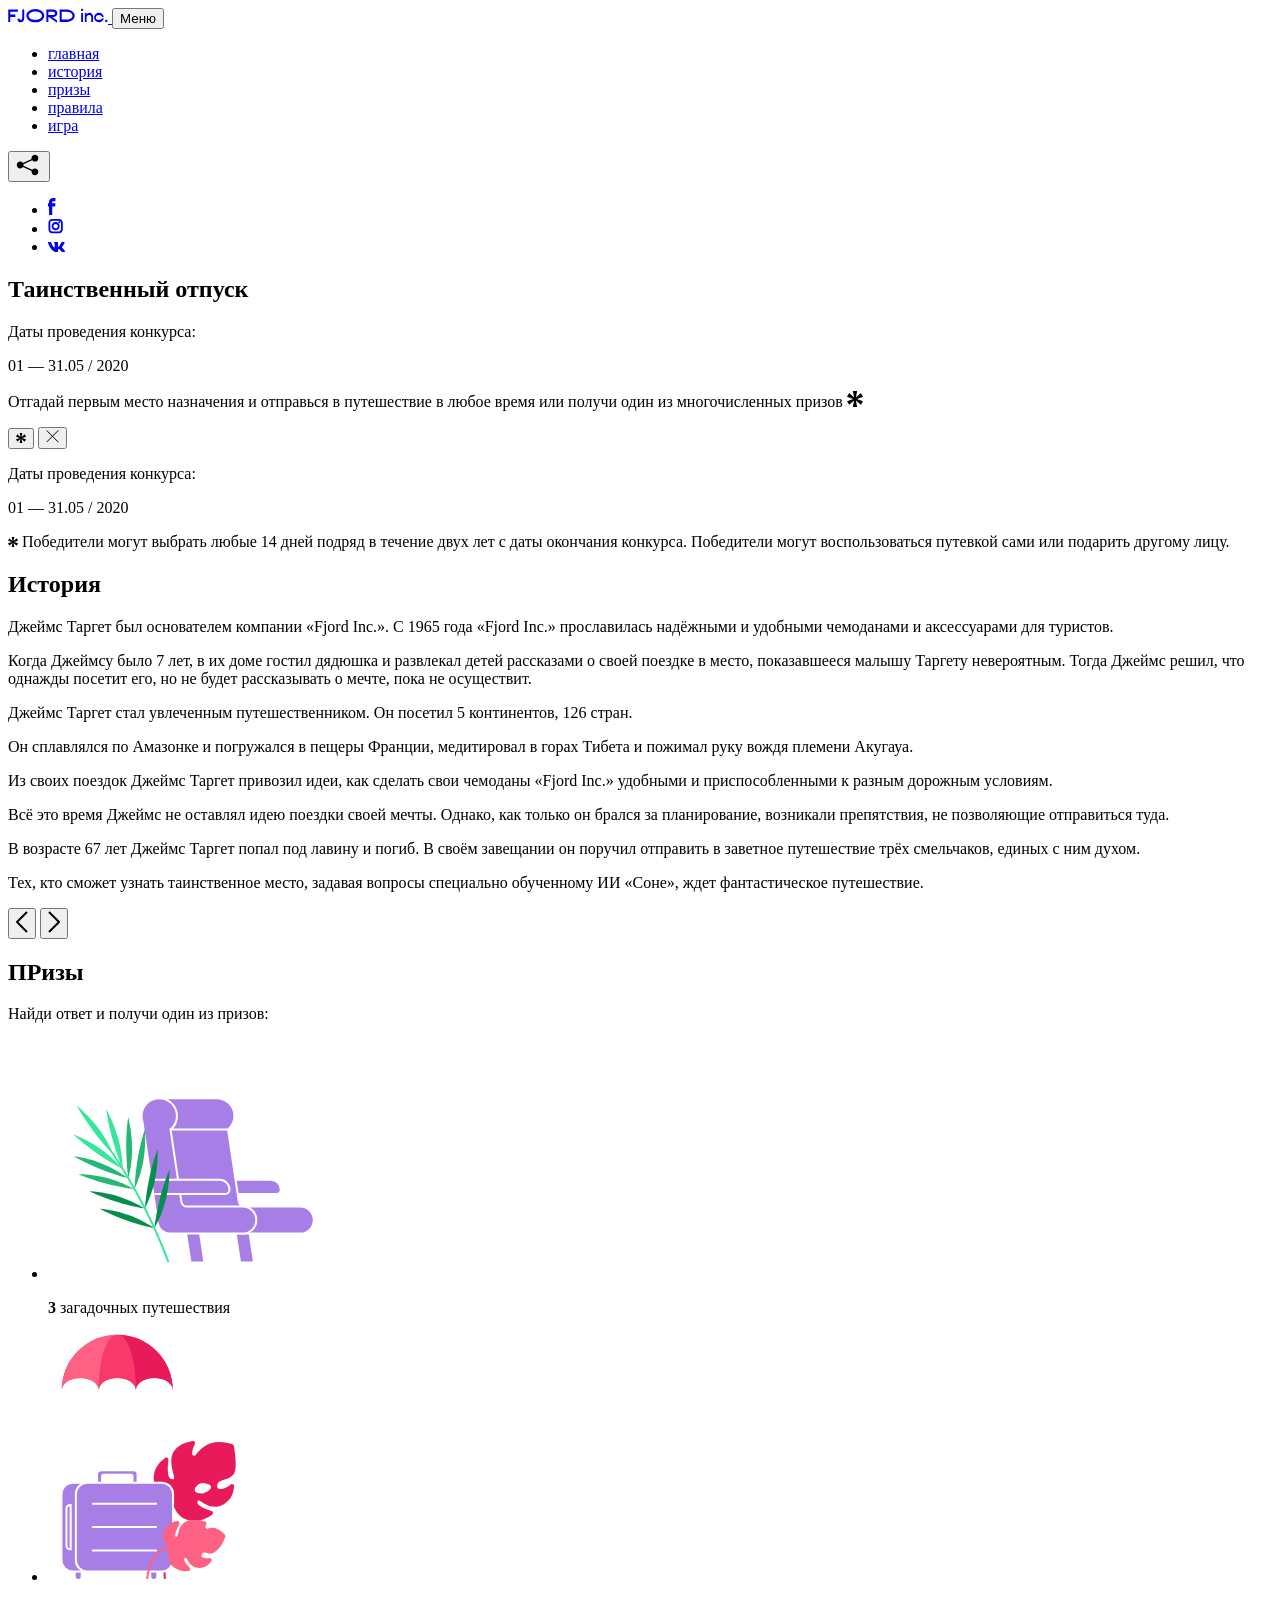
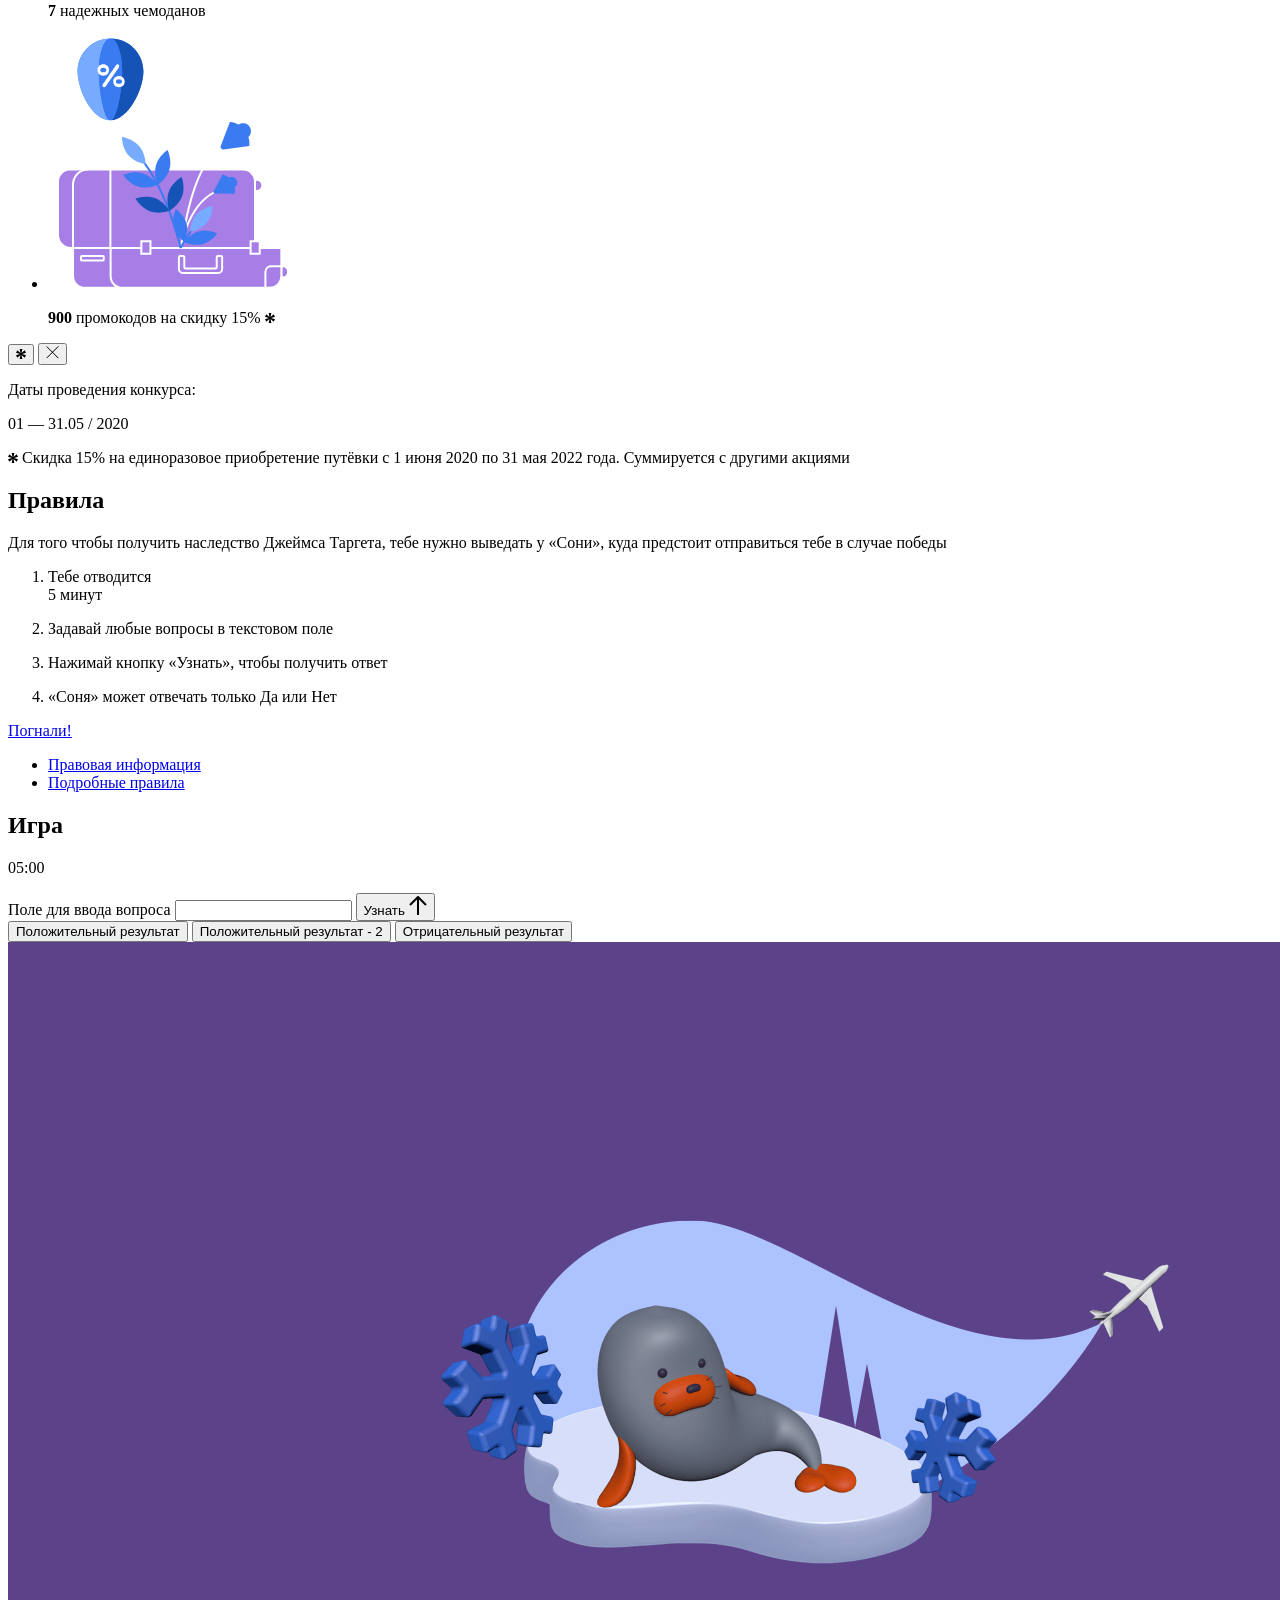
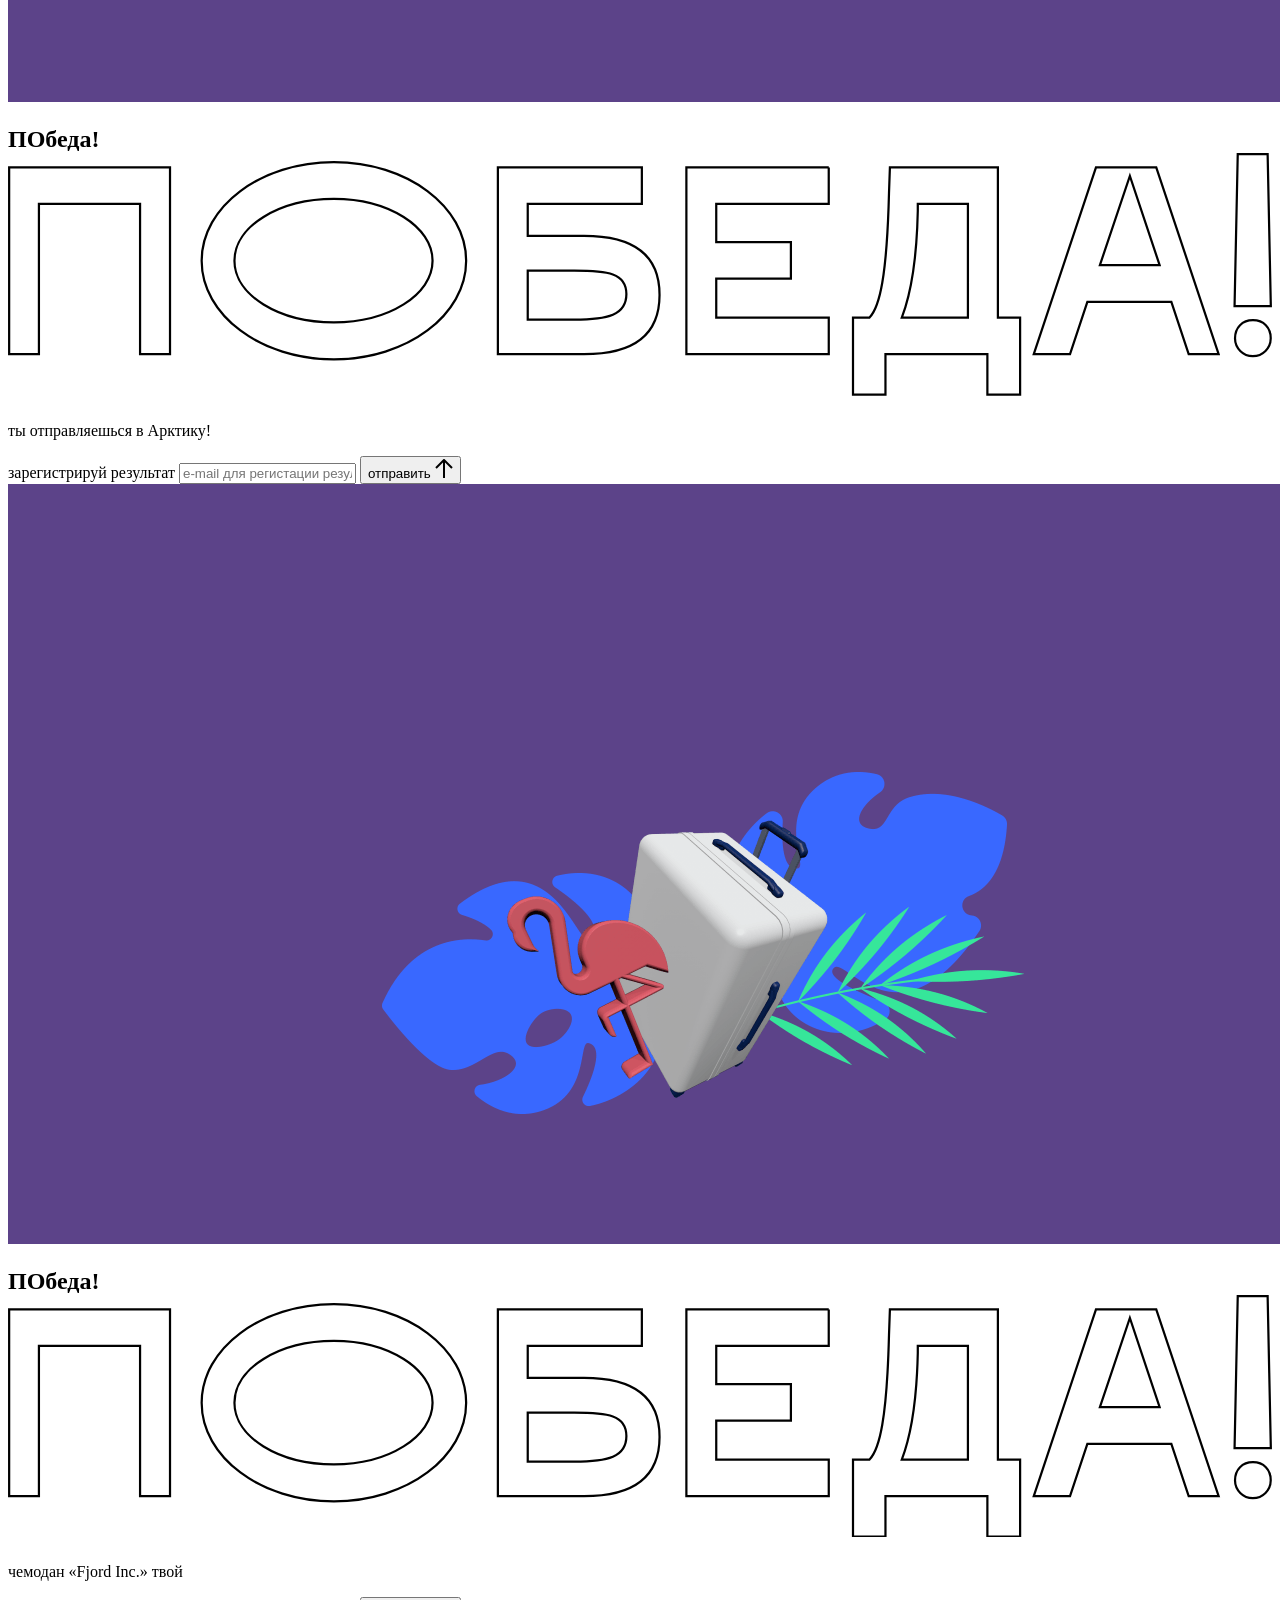
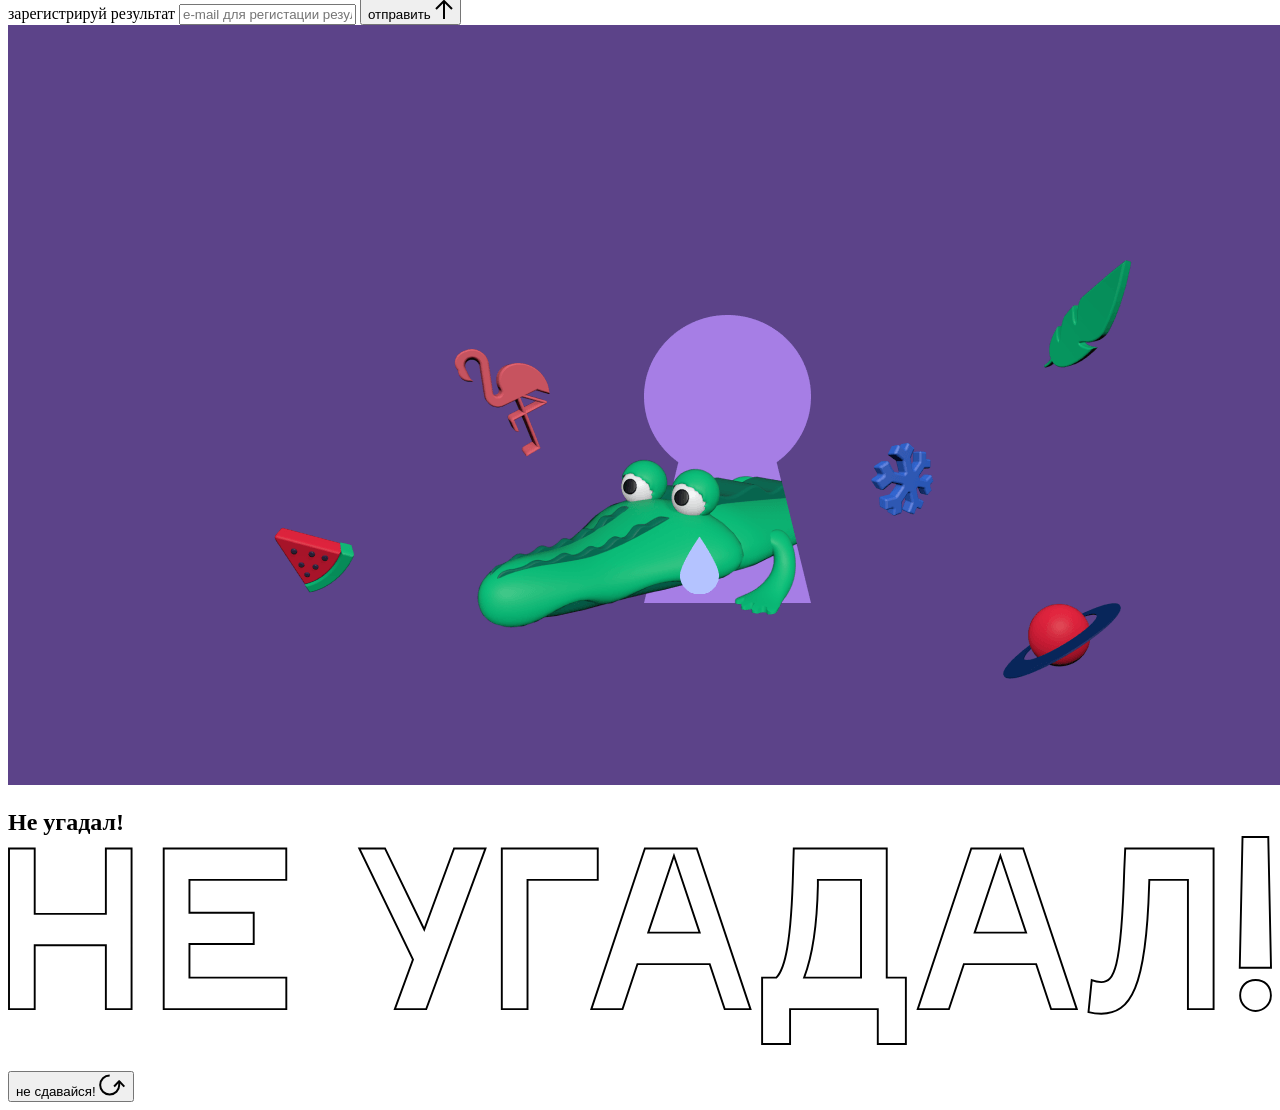
<file: source/index.html>
<!DOCTYPE html>
<html lang="ru">
<head>
  <meta charset="UTF-8">
  <meta name="description" content="">
  <meta name="viewport" content="width=device-width, initial-scale=1.0">
  <meta http-equiv="X-UA-Compatible" content="ie=edge">
  <title>Mysterious Vacation</title>
</head>
<body>

  <header class="page-header js-header">
    <div class="page-header__wrapper">
      <a href="#" class="page-header__logo" aria-label="Перейти на страницу FJORD.Inc">
        <svg width="100" height="15" viewBox="0 0 100 15" fill="none" xmlns="http://www.w3.org/2000/svg">
          <path d="M0.26 1.4V14H2.276V8.906H7.334V6.44H2.276V3.848H9.872V1.4H0.26ZM12.733 14.36C15.127 14.36 16.243 12.65 16.243 9.5V1.4H14.263V8.96C14.263 11.21 13.723 11.876 12.733 11.876C11.833 11.876 11.473 11.3 11.347 10.58L9.36702 10.94C9.63702 13.046 10.663 14.36 12.733 14.36ZM18.3918 7.7C18.3918 11.372 22.3878 14.36 27.3198 14.36C32.2518 14.36 36.2478 11.372 36.2478 7.7C36.2478 4.028 32.2518 1.04 27.3198 1.04C22.3878 1.04 18.3918 4.028 18.3918 7.7ZM20.6058 7.7C20.6058 5.378 23.6118 3.524 27.3198 3.524C30.9918 3.524 33.9798 5.378 33.9798 7.7C33.9798 10.004 30.9918 11.858 27.3198 11.858C23.6118 11.858 20.6058 10.004 20.6058 7.7ZM40.403 14V8.906H40.799L49.079 14.702V12.38L44.039 8.906H44.201C47.999 8.906 49.277 7.304 49.277 5.162C49.277 3.092 47.999 1.4 44.201 1.4H38.387V14H40.403ZM43.535 3.722C45.785 3.722 47.045 4.136 47.045 5.432C47.045 6.764 45.785 7.034 43.535 7.034H40.403V3.722H43.535ZM51.6936 1.382V14H57.8676C62.7456 14 66.7236 11.534 66.7236 7.7C66.7236 3.848 62.7456 1.382 57.8676 1.382H51.6936ZM53.7096 11.624V3.722H57.5436C61.5396 3.722 64.4916 5.018 64.4916 7.7C64.4916 10.238 61.5396 11.624 57.5436 11.624H53.7096ZM73.1832 14.018H74.9832V5H73.1832V14.018ZM72.9132 1.976C72.9132 2.57 73.3992 3.092 74.0832 3.092C74.7492 3.092 75.2352 2.57 75.2352 1.976C75.2352 1.382 74.7672 0.805999 74.0832 0.805999C73.3812 0.805999 72.9132 1.382 72.9132 1.976ZM76.7867 14H78.5687V9.104C78.7487 8.006 79.5947 6.962 81.0887 6.962C82.1147 6.962 83.2667 7.448 83.2667 9.554V14H85.0487V9.014C85.0487 6.152 83.2307 4.73 81.3587 4.73C79.9187 4.73 79.0727 5.558 78.5687 6.854V5H76.7867V14ZM90.9898 14.27C93.5098 14.27 95.3818 12.506 95.7238 10.328H94.0498C93.7258 11.3 92.6998 12.02 90.9898 12.02C88.8478 12.02 87.7678 10.922 87.7678 9.59C87.7678 8.24 88.8478 6.962 90.9898 6.962C92.7538 6.962 93.7978 7.844 94.0858 8.924H95.7418C95.4358 6.71 93.6178 4.73 90.9898 4.73C88.0918 4.73 86.1298 7.124 86.1298 9.59C86.1298 12.074 88.1278 14.27 90.9898 14.27ZM97.0693 12.938C97.0693 13.658 97.5553 14.144 98.2753 14.144C98.9953 14.144 99.4813 13.658 99.4813 12.938C99.4813 12.2 98.9953 11.714 98.2753 11.714C97.5553 11.714 97.0693 12.2 97.0693 12.938Z" fill="currentColor"/>
        </svg>
      </a>
      <button class="page-header__toggler js-menu-toggler" type="button" aria-label="Управление мобильным меню"><span>Меню</span></button>
      <nav class="page-header__nav">
        <div class="page-header__menu js-menu" id="menu">
          <ul>
            <li>
              <a class="js-menu-link" href="#top" data-href="top">главная</a>
            </li>
            <li>
              <a class="js-menu-link" href="#story" data-href="story">история</a>
            </li>
            <li>
              <a class="js-menu-link" href="#prizes" data-href="prizes">призы</a>
            </li>
            <li>
              <a class="js-menu-link" href="#rules" data-href="rules">правила</a>
            </li>
            <li>
              <a class="js-menu-link" href="#game" data-href="game">игра</a>
            </li>
          </ul>
        </div>
        <div class="page-header__social">
          <div class="social-block js-social-block">
            <button class="social-block__toggler" aria-label="Управлять блоком с социальными кнопками">
              <svg width="26" height="22" viewBox="0 0 27 22" fill="none" xmlns="http://www.w3.org/2000/svg">
                <path d="M19.6721 7.43664C21.6273 7.43664 23.213 5.85095 23.213 3.89566C23.213 1.94037 21.6273 0.354675 19.6721 0.354675C17.7168 0.354675 16.1311 1.94037 16.1311 3.89566C16.1311 4.19968 16.1728 4.49178 16.2458 4.77345L7.21751 8.95527C6.57519 8.05214 5.52303 7.46049 4.33078 7.46049C2.37549 7.46049 0.789795 9.04618 0.789795 11.0015C0.789795 12.9568 2.37549 14.5425 4.33078 14.5425C5.52303 14.5425 6.57668 13.9508 7.21751 13.0477L16.2458 17.2295C16.1743 17.5112 16.1311 17.8033 16.1311 18.1073C16.1311 20.0626 17.7168 21.6483 19.6721 21.6483C21.6273 21.6483 23.213 20.0626 23.213 18.1073C23.213 16.152 21.6273 14.5663 19.6721 14.5663C18.4798 14.5663 17.4262 15.158 16.7853 16.0611L7.75701 11.8793C7.82854 11.5976 7.87176 11.3055 7.87176 11.0015C7.87176 10.6974 7.83003 10.4053 7.75701 10.1237L16.7853 5.94186C17.4262 6.84499 18.4783 7.43664 19.6721 7.43664Z" fill="currentColor"/>
              </svg>
            </button>
            <ul class="social-block__list">
              <li>
                <a class="social-block__link social-block__link--fb" href="#" aria-label="Мы на Facebook">
                  <svg width="8" height="17" viewBox="0 0 8 17" fill="none" xmlns="http://www.w3.org/2000/svg">
                    <path d="M4.24646 16.9899H1.09275L1.05793 8.49828H0V5.30707H1.05793V3.81124C1.05793 1.42084 2.57654 0 5.21735 0H7.41758V3.18585H5.30841C4.28262 3.18585 4.2478 3.48582 4.2478 4.24914V5.30707H7.42964L7.16716 8.49828H4.2478V16.9899H4.24646Z" fill="currentColor"/>
                  </svg>
                </a>
              </li>
              <li>
                <a class="social-block__link social-block__link--insta" href="#" aria-label="Мы в Instagram">
                  <svg width="15" height="15" viewBox="0 0 15 15" fill="none" xmlns="http://www.w3.org/2000/svg">
                    <path d="M11.0197 0H4.19806C2.14246 0 0.471191 1.66993 0.471191 3.72285V10.5499C0.471191 12.6082 2.14112 14.2727 4.19806 14.2727H11.0197C13.0753 14.2727 14.7466 12.6082 14.7466 10.5499V3.72285C14.7466 1.67127 13.0753 0 11.0197 0ZM11.0197 12.4849H4.19806C3.13076 12.4849 2.26432 11.6158 2.26432 10.5512V3.72419C2.26432 2.65956 3.13076 1.79715 4.19806 1.79715H11.0197C12.087 1.79715 12.9535 2.6609 12.9535 3.72419V10.5512C12.9535 11.6145 12.087 12.4849 11.0197 12.4849Z" fill="currentColor"/>
                    <path d="M7.60887 3.11084C5.38989 3.11084 3.58203 4.9187 3.58203 7.14036C3.58203 9.35532 5.38989 11.1645 7.60887 11.1645C9.83053 11.1645 11.6357 9.35666 11.6357 7.14036C11.6357 4.9187 9.83053 3.11084 7.60887 3.11084ZM7.60887 9.36871C6.37551 9.36871 5.37784 8.37372 5.37784 7.14036C5.37784 5.90699 6.37551 4.90665 7.60887 4.90665C8.83822 4.90665 9.84259 5.90833 9.84259 7.14036C9.84392 8.37238 8.83822 9.36871 7.60887 9.36871Z" fill="currentColor"/>
                    <path d="M11.3573 2.35962C10.8256 2.35962 10.3931 2.79752 10.3931 3.32381C10.3931 3.85546 10.8256 4.29336 11.3573 4.29336C11.8862 4.29336 12.3215 3.85546 12.3215 3.32381C12.3215 2.79752 11.8862 2.35962 11.3573 2.35962Z" fill="currentColor"/>
                  </svg>
                </a>
              </li>
              <li>
                <a class="social-block__link social-block__link--vk" href="#" aria-label="Мы ВКонтакте">
                  <svg width="17" height="10" viewBox="0 0 17 10" fill="none" xmlns="http://www.w3.org/2000/svg">
                    <path d="M14.1234 4.9002C14.1234 4.9002 16.3623 1.72708 16.5866 0.680242C16.6595 0.312285 16.4947 0.103188 16.1069 0.103188C16.1069 0.103188 14.8193 0.103188 14.168 0.103188C13.7235 0.103188 13.5587 0.293278 13.4235 0.579768C13.4235 0.579768 12.3724 2.82553 11.0969 4.24712C10.6861 4.70333 10.4781 4.84318 10.2511 4.84318C10.0646 4.84318 9.98625 4.6911 9.98625 4.27834V0.649016C9.98625 0.147997 9.92545 0.00135496 9.5066 0.00135496H6.39628C6.15578 0.00135496 6.0085 0.134417 6.0085 0.324506C6.0085 0.801084 6.73406 0.908351 6.73406 2.20231V4.87305C6.73406 5.40529 6.70569 5.61575 6.45303 5.61575C5.78016 5.61575 4.19528 3.30618 3.30623 0.678887C3.12923 0.145282 2.93737 0 2.43475 0H0.486409C0.205373 0 0 0.190085 0 0.476576C0 0.991172 0.60666 3.40801 2.99277 6.64358C4.59927 8.8201 6.70569 10 8.60269 10C9.76196 10 10.0416 9.80312 10.0416 9.31432V7.63883C10.0416 7.22607 10.2065 7.04956 10.4429 7.04956C10.7078 7.04956 11.1847 7.13238 12.2805 8.22268C13.5843 9.47862 13.6762 10 14.3896 10H16.5676C16.7919 10 17 9.89273 17 9.52342C17 9.02919 16.3623 8.15343 15.384 7.10659C14.9801 6.56755 14.3302 5.98914 14.1248 5.72301C13.8275 5.40801 13.9154 5.23014 14.1234 4.9002Z" fill="currentColor"/>
                  </svg>
                </a>
              </li>
            </ul>
          </div>
        </div>
      </nav>
    </div>
  </header>

  <main class="page-content">

    <section class="animation-screen"></section>

    <section class="screen screen--hidden screen--intro" id="top">
      <div class="screen__wrapper">
        <div class="intro">
          <h1 class="intro__title">Таинственный отпуск</h1>
          <div class="intro__content">
            <div class="intro__info">
              <p class="intro__label">Даты проведения конкурса:</p>
              <p class="intro__date">01 — 31.05 / 2020</p>
            </div>
            <div class="intro__message">
              <p>
                Отгадай первым место назначения и&nbsp;отправься в&nbsp;путешествие в&nbsp;любое время или получи один из многочисленных призов
                <svg width="16" height="16" viewBox="0 0 10 10" fill="none" xmlns="http://www.w3.org/2000/svg">
                  <path d="M0 6.35337L3.90271 4.99012L0 3.64663L1.34615 1.32374L4.44287 4.01073L3.67364 0H6.34615L5.57692 4.01073L8.65385 1.32374L10 3.64663L6.13405 4.99012L10 6.35337L8.65385 8.65651L5.57692 5.98927L6.34615 10H3.67364L4.44287 5.96952L1.34615 8.65651L0 6.35337Z" fill="currentColor"/>
                </svg>
              </p>
            </div>
          </div>
        </div>
      </div>
      <div class="screen__footer js-footer">
        <button class="screen__footer-enlarge js-footer-toggler" type="button" aria-label="Показать сообщение">
          <svg width="10" height="10" viewBox="0 0 10 10" fill="none" xmlns="http://www.w3.org/2000/svg">
            <path d="M0 6.35337L3.90271 4.99012L0 3.64663L1.34615 1.32374L4.44287 4.01073L3.67364 0H6.34615L5.57692 4.01073L8.65385 1.32374L10 3.64663L6.13405 4.99012L10 6.35337L8.65385 8.65651L5.57692 5.98927L6.34615 10H3.67364L4.44287 5.96952L1.34615 8.65651L0 6.35337Z" fill="currentColor"/>
          </svg>
        </button>
        <button class="screen__footer-collapse js-footer-toggler" type="button" aria-label="Скрыть сообщение">
          <svg width="13" height="13" viewBox="0 0 13 13" fill="none" xmlns="http://www.w3.org/2000/svg">
            <line x1="12.3536" y1="0.353553" x2="0.738349" y2="11.9688" stroke="currentColor"/>
            <line x1="0.738319" y1="0.539925" x2="12.3535" y2="12.1551" stroke="currentColor"/>
          </svg>
        </button>
        <div class="screen__footer-wrapper">
          <div class="screen__footer-announce">
            <p class="screen__footer-label">Даты проведения конкурса:</p>
            <p class="screen__footer-date">01 — 31.05 / 2020</p>
          </div>
          <div class="screen__footer-note">
            <p>
              <svg width="10" height="10" viewBox="0 0 10 10" fill="none" xmlns="http://www.w3.org/2000/svg">
                <path d="M0 6.35337L3.90271 4.99012L0 3.64663L1.34615 1.32374L4.44287 4.01073L3.67364 0H6.34615L5.57692 4.01073L8.65385 1.32374L10 3.64663L6.13405 4.99012L10 6.35337L8.65385 8.65651L5.57692 5.98927L6.34615 10H3.67364L4.44287 5.96952L1.34615 8.65651L0 6.35337Z" fill="currentColor"/>
              </svg>
              <span>Победители могут выбрать любые 14 дней подряд в&nbsp;течение двух лет с&nbsp;даты окончания конкурса. Победители могут воспользоваться путевкой сами или подарить другому лицу.</span>
            </p>
          </div>
        </div>
      </div>
    </section>

    <section class="screen screen--hidden screen--story" id="story">

      <div class="slider swiper-container js-slider">

        <div class="swiper-wrapper">

          <div class="slider__item swiper-slide">
            <h2 class="slider__item-title">История</h2>
            <p class="slider__item-text">Джеймс Таргет был основателем компании &laquo;Fjord Inc.&raquo;. С&nbsp;1965 года &laquo;Fjord Inc.&raquo; прославилась надёжными и&nbsp;удобными чемоданами и&nbsp;аксессуарами для туристов.</p>
          </div>

          <div class="slider__item swiper-slide">
            <p class="slider__item-text">Когда Джеймсу было 7&nbsp;лет, в&nbsp;их&nbsp;доме гостил дядюшка и&nbsp;развлекал детей рассказами о&nbsp;своей поездке в&nbsp;место, показавшееся малышу Таргету невероятным. Тогда Джеймс решил, что однажды посетит его, но&nbsp;не&nbsp;будет рассказывать о&nbsp;мечте, пока не&nbsp;осуществит.</p>
          </div>

          <div class="slider__item swiper-slide">
            <p class="slider__item-text">Джеймс Таргет стал увлеченным путешественником. Он&nbsp;посетил 5&nbsp;континентов, 126&nbsp;стран.</p>
          </div>

          <div class="slider__item swiper-slide">
            <p class="slider__item-text">Он&nbsp;сплавлялся по&nbsp;Амазонке и&nbsp;погружался в&nbsp;пещеры Франции, медитировал в&nbsp;горах Тибета и&nbsp;пожимал руку вождя племени Акугауа.</p>
          </div>

          <div class="slider__item swiper-slide">
            <p class="slider__item-text">Из&nbsp;своих поездок Джеймс Таргет привозил идеи, как сделать свои чемоданы &laquo;Fjord Inc.&raquo; удобными и&nbsp;приспособленными к&nbsp;разным дорожным условиям.</p>
          </div>

          <div class="slider__item swiper-slide">
            <p class="slider__item-text">Всё это время Джеймс не&nbsp;оставлял идею поездки своей мечты. Однако, как только он&nbsp;брался за&nbsp;планирование, возникали препятствия, не&nbsp;позволяющие отправиться туда.</p>
          </div>

          <div class="slider__item swiper-slide">
            <p class="slider__item-text">В&nbsp;возрасте 67&nbsp;лет Джеймс Таргет попал под лавину и&nbsp;погиб. В&nbsp;своём завещании он&nbsp;поручил отправить в&nbsp;заветное путешествие трёх смельчаков, единых с&nbsp;ним духом.</p>
          </div>

          <div class="slider__item swiper-slide">
            <p class="slider__item-text">Тех, кто сможет узнать таинственное место, задавая вопросы специально обученному ИИ&nbsp;&laquo;Соне&raquo;, ждет фантастическое путешествие.</p>
          </div>
        </div>
        <div class="slider__controls">
          <button class="slider__control slider__control--prev js-control-prev" type="button" aria-label="Показать предыдущую историю">
            <svg width="12" height="22" viewBox="0 0 12 22" fill="none" xmlns="http://www.w3.org/2000/svg">
              <path d="M11 1L1 11L11 21" stroke="currentColor" stroke-width="2" stroke-linejoin="round"/>
            </svg>
          </button>
          <button class="slider__control slider__control--next js-control-next" type="button" aria-label="Показать следующую историю">
            <svg width="12" height="22" viewBox="0 0 12 22" fill="none" xmlns="http://www.w3.org/2000/svg">
              <path d="M1 1L11 11L1 21" stroke="currentColor" stroke-width="2" stroke-linejoin="round"/>
            </svg>
          </button>
        </div>
        <div class="slider__pagination swiper-pagination"></div>
      </div>
    </section>

    <section class="screen screen--hidden screen--prizes" id="prizes">
      <div class="screen__wrapper">
        <div class="prizes">
          <h2 class="prizes__title">ПРизы</h2>
          <div class="prizes__lead">
            <p>Найди ответ и&nbsp;получи один из&nbsp;призов:</p>
          </div>
          <ul class="prizes__list">
            <li class="prizes__item prizes__item--journeys">
              <div class="prizes__icon">
                <picture>
                  <source srcset="img/prize1-mob.svg" media="(orientation: portrait)">
                  <img src="img/prize1.svg" alt="">
                </picture>
              </div>
              <p class="prizes__desc">
                <b>3</b>
                <span>загадочных путешествия</span>
              </p>
            </li>
            <li class="prizes__item prizes__item--cases">
              <div class="prizes__icon">
                <picture>
                  <source srcset="img/prize2-mob.svg" media="(orientation: portrait)">
                  <img src="img/prize2.svg" alt="">
                </picture>
              </div>
              <p class="prizes__desc">
                <b>7</b>
                <span>надежных чемоданов</span>
              </p>
            </li>
            <li class="prizes__item prizes__item--codes">
              <div class="prizes__icon">
                <picture>
                  <source srcset="img/prize3-mob.svg" media="(orientation: portrait)">
                  <img src="img/prize3.svg" alt="">
                </picture>
              </div>
              <p class="prizes__desc">
                <b>900</b>
                <span>
                  промокодов на&nbsp;скидку 15%
                  <svg width="10" height="10" viewBox="0 0 10 10" fill="none" xmlns="http://www.w3.org/2000/svg">
                    <path d="M0 6.35337L3.90271 4.99012L0 3.64663L1.34615 1.32374L4.44287 4.01073L3.67364 0H6.34615L5.57692 4.01073L8.65385 1.32374L10 3.64663L6.13405 4.99012L10 6.35337L8.65385 8.65651L5.57692 5.98927L6.34615 10H3.67364L4.44287 5.96952L1.34615 8.65651L0 6.35337Z" fill="currentColor"/>
                  </svg>
                </span>
              </p>
            </li>
          </ul>
        </div>
      </div>
      <div class="screen__footer js-footer">
        <button class="screen__footer-enlarge js-footer-toggler" type="button" aria-label="Показать сообщение">
          <svg width="10" height="10" viewBox="0 0 10 10" fill="none" xmlns="http://www.w3.org/2000/svg">
            <path d="M0 6.35337L3.90271 4.99012L0 3.64663L1.34615 1.32374L4.44287 4.01073L3.67364 0H6.34615L5.57692 4.01073L8.65385 1.32374L10 3.64663L6.13405 4.99012L10 6.35337L8.65385 8.65651L5.57692 5.98927L6.34615 10H3.67364L4.44287 5.96952L1.34615 8.65651L0 6.35337Z" fill="currentColor"/>
          </svg>
        </button>
        <button class="screen__footer-collapse js-footer-toggler" type="button" aria-label="Скрыть сообщение">
          <svg width="13" height="13" viewBox="0 0 13 13" fill="none" xmlns="http://www.w3.org/2000/svg">
            <line x1="12.3536" y1="0.353553" x2="0.738349" y2="11.9688" stroke="currentColor"/>
            <line x1="0.738319" y1="0.539925" x2="12.3535" y2="12.1551" stroke="currentColor"/>
          </svg>
        </button>
        <div class="screen__footer-wrapper">
          <div class="screen__footer-announce">
            <p class="screen__footer-label">Даты проведения конкурса:</p>
            <p class="screen__footer-date">01 — 31.05 / 2020</p>
          </div>
          <div class="screen__footer-note">
            <p>
              <svg width="10" height="10" viewBox="0 0 10 10" fill="none" xmlns="http://www.w3.org/2000/svg">
                <path d="M0 6.35337L3.90271 4.99012L0 3.64663L1.34615 1.32374L4.44287 4.01073L3.67364 0H6.34615L5.57692 4.01073L8.65385 1.32374L10 3.64663L6.13405 4.99012L10 6.35337L8.65385 8.65651L5.57692 5.98927L6.34615 10H3.67364L4.44287 5.96952L1.34615 8.65651L0 6.35337Z" fill="currentColor"/>
              </svg>
              <span>Скидка&nbsp;15% на&nbsp;единоразовое приобретение путёвки с&nbsp;1&nbsp;июня 2020 по&nbsp;31&nbsp;мая 2022&nbsp;года. Суммируется с&nbsp;другими акциями</span>
            </p>
          </div>
        </div>
      </div>
    </section>

    <section class="screen screen--hidden screen--rules" id="rules">
      <div class="screen__wrapper">
        <div class="rules">
          <h2 class="rules__title">Правила</h2>
          <div class="rules__lead">
            <p>Для того чтобы получить наследство Джеймса Таргета, тебе нужно выведать у&nbsp;&laquo;Сони&raquo;, куда предстоит отправиться тебе в&nbsp;случае победы</p>
          </div>
          <ol class="rules__list">
            <li class="rules__item">
              <p>Тебе отводится <br>5&nbsp;минут</p>
            </li>
            <li class="rules__item">
              <p>Задавай любые вопросы в&nbsp;текстовом поле</p>
            </li>
            <li class="rules__item">
              <p>Нажимай кнопку &laquo;Узнать&raquo;, чтобы получить ответ</p>
            </li>
            <li class="rules__item">
              <p>&laquo;Соня&raquo; может отвечать только&nbsp;Да или Нет</p>
            </li>
          </ol>
          <a href="#game" class="rules__link btn">Погнали!</a>
        </div>
      </div>
      <div class="screen__disclaimer">
        <div class="disclaimer">
          <ul>
            <li>
              <a href="#">Правовая информация</a>
            </li>
            <li>
              <a href="#">Подробные правила</a>
            </li>
          </ul>
        </div>
      </div>
    </section>

    <section class="screen screen--hidden screen--game" id="game">
      <div class="screen__wrapper">
        <div class="game">
          <div class="game__header">
            <h2 class="game__title">Игра</h2>
            <div class="game__counter">
              <span>05</span>:<span>00</span>
            </div>
          </div>
          <div class="game__body">
            <div class="chat">
              <div class="chat__body js-chat">
                <ul class="chat__list" id="messages"></ul>
              </div>
              <div class="chat__footer">
                <form action="#" method="post" class="form" id="message-form">
                  <label for="message-field" class="visually-hidden">Поле для ввода вопроса</label>
                  <input type="text" class="form__field" id="message-field">
                  <button class="form__button btn">
                    Узнать
                    <svg width="18" height="19" viewBox="0 0 18 19" fill="none" xmlns="http://www.w3.org/2000/svg">
                      <path stroke="currentColor" stroke-width="2" d="M9 19V1"/>
                      <path d="M1 9l8-8 8 8" stroke="currentColor" stroke-width="2" stroke-linejoin="round"/>
                    </svg>
                  </button>
                </form>
              </div>
            </div>
          </div>
          <!-- временные кнопки для показа результата -->
          <div class="game__buttons">
            <button class="game__button btn js-show-result" type="button" data-target="result">Положительный результат</button>
            <button class="game__button btn js-show-result" type="button" data-target="result2">Положительный результат - 2</button>
            <button class="game__button btn js-show-result" type="button" data-target="result3">Отрицательный результат</button>
          </div>
        </div>
      </div>
    </section>

    <section class="screen screen--hidden screen--result" id="result">
      <div class="screen__wrapper">
        <div class="result result--trip">
          <div class="result__image">
            <picture>
              <source srcset="img/result1-mob.png 1x, img/result1-mob@2x.png 2x" media="(max-width: 768px) and (orientation: portrait)">
              <img src="img/result1.png" srcset="img/result1@2x.png 2x" alt="">
            </picture>
          </div>
          <h2 class="result__title">
            <span class="visually-hidden">ПОбеда!</span>
            <svg xmlns="http://www.w3.org/2000/svg" viewBox="0 0 568.85 109.24">
              <path d="M16,24.44V92H2.6V8H75V92H61.52V24.44H16Z" transform="translate(-2.1 -1.5)" fill="none" stroke="currentColor"/>
              <path
                d="M148.76,5.6c32.88,0,59.52,19.92,59.52,44.4s-26.64,44.4-59.52,44.4S89.24,74.48,89.24,50,115.88,5.6,148.76,5.6Zm0,72.12c24.48,0,44.4-12.36,44.4-27.72s-19.92-27.84-44.4-27.84C124,22.16,104,34.52,104,50S124,77.72,148.76,77.72Z"
                transform="translate(-2.1 -1.5)" fill="none" stroke="currentColor"/>
              <path
                d="M287.36,8V24.44H236v14.4h25.32c25.44,0,34,11.16,34,26.52,0,15.6-8.52,26.64-34,26.64H222.56V8h64.8ZM256.88,76.52c15.12,0,23.52-2,23.52-11.52S272,54.44,256.88,54.44H236V76.52h20.88Z"
                transform="translate(-2.1 -1.5)" fill="none" stroke="currentColor"/>
              <path d="M371.47,8V24.44H320.84V41.6h33.6V58h-33.6V75.56h50.64V92H307.4V8h64.08Z" transform="translate(-2.1 -1.5)"
                    fill="none" stroke="currentColor"/>
              <path
                d="M382.39,110.24V75.56h7.44c4.56-4.68,7.8-18.36,8.76-56L399,8h48.6V75.56h10v34.68H442.87V92H397v18.24H382.39Zm51.72-34.68V24.44H411.55v3.12c-0.48,22.44-3.24,37.68-7.2,48h29.76Z"
                transform="translate(-2.1 -1.5)" fill="none" stroke="currentColor"/>
              <path
                d="M463.75,92l28-84h27.12l28.08,84H533.47l-7.8-23.52h-37.8L480.07,92H463.75Zm56.64-40L507,11.84,493.51,52h26.88Z"
                transform="translate(-2.1 -1.5)" fill="none" stroke="currentColor"/>
              <path
                d="M554.12,70.4L555.55,2H569l1.44,68.4H554.12Zm8.28,6.36c4.8,0,8,3.24,8,8.16a8,8,0,1,1-16.08,0C554.35,80,557.59,76.76,562.39,76.76Z"
                transform="translate(-2.1 -1.5)" fill="none" stroke="currentColor"/>
            </svg>
          </h2>
          <div class="result__text">
            <p>ты&nbsp;отправляешься в&nbsp;Арктику!</p>
          </div>
          <div class="result__form">
            <form action="#" method="post" class="form form--result">
              <label for="email-field" class="form__label">зарегистрируй результат</label>
              <input type="email" class="form__field" id="email-field" placeholder="e-mail для регистации результата и получения приза" required>
              <button class="form__button btn">
                отправить
                <svg width="18" height="19" viewBox="0 0 18 19" fill="none" xmlns="http://www.w3.org/2000/svg">
                  <path stroke="currentColor" stroke-width="2" d="M9 19V1"/>
                  <path d="M1 9l8-8 8 8" stroke="currentColor" stroke-width="2" stroke-linejoin="round"/>
                </svg>
              </button>
            </form>
          </div>
        </div>
      </div>
    </section>

    <section class="screen screen--hidden screen--result" id="result2">
      <div class="screen__wrapper">
        <div class="result result--prize">
          <div class="result__image">
            <picture>
              <source srcset="img/result2-mob.png 1x, img/result2-mob@2x.png 2x" media="(max-width: 768px) and (orientation: portrait)">
              <img src="img/result2.png" srcset="img/result2@2x.png 2x" alt="">
            </picture>
          </div>
          <h2 class="result__title">
            <span class="visually-hidden">ПОбеда!</span>
            <svg xmlns="http://www.w3.org/2000/svg" viewBox="0 0 568.85 109.24">
              <path d="M16,24.44V92H2.6V8H75V92H61.52V24.44H16Z" transform="translate(-2.1 -1.5)" fill="none" stroke="currentColor"/>
              <path
                d="M148.76,5.6c32.88,0,59.52,19.92,59.52,44.4s-26.64,44.4-59.52,44.4S89.24,74.48,89.24,50,115.88,5.6,148.76,5.6Zm0,72.12c24.48,0,44.4-12.36,44.4-27.72s-19.92-27.84-44.4-27.84C124,22.16,104,34.52,104,50S124,77.72,148.76,77.72Z"
                transform="translate(-2.1 -1.5)" fill="none" stroke="currentColor"/>
              <path
                d="M287.36,8V24.44H236v14.4h25.32c25.44,0,34,11.16,34,26.52,0,15.6-8.52,26.64-34,26.64H222.56V8h64.8ZM256.88,76.52c15.12,0,23.52-2,23.52-11.52S272,54.44,256.88,54.44H236V76.52h20.88Z"
                transform="translate(-2.1 -1.5)" fill="none" stroke="currentColor"/>
              <path d="M371.47,8V24.44H320.84V41.6h33.6V58h-33.6V75.56h50.64V92H307.4V8h64.08Z" transform="translate(-2.1 -1.5)"
                    fill="none" stroke="currentColor"/>
              <path
                d="M382.39,110.24V75.56h7.44c4.56-4.68,7.8-18.36,8.76-56L399,8h48.6V75.56h10v34.68H442.87V92H397v18.24H382.39Zm51.72-34.68V24.44H411.55v3.12c-0.48,22.44-3.24,37.68-7.2,48h29.76Z"
                transform="translate(-2.1 -1.5)" fill="none" stroke="currentColor"/>
              <path
                d="M463.75,92l28-84h27.12l28.08,84H533.47l-7.8-23.52h-37.8L480.07,92H463.75Zm56.64-40L507,11.84,493.51,52h26.88Z"
                transform="translate(-2.1 -1.5)" fill="none" stroke="currentColor"/>
              <path
                d="M554.12,70.4L555.55,2H569l1.44,68.4H554.12Zm8.28,6.36c4.8,0,8,3.24,8,8.16a8,8,0,1,1-16.08,0C554.35,80,557.59,76.76,562.39,76.76Z"
                transform="translate(-2.1 -1.5)" fill="none" stroke="currentColor"/>
            </svg>
          </h2>
          <div class="result__text">
            <p>чемодан &laquo;Fjord&nbsp;Inc.&raquo;&nbsp;твой</p>
          </div>
          <div class="result__form">
            <form action="#" method="post" class="form form--result">
              <label for="email-field2" class="form__label">зарегистрируй результат</label>
              <input type="email" class="form__field" id="email-field2" placeholder="e-mail для регистации результата и получения приза" required>
              <button class="form__button btn">
                отправить
                <svg width="18" height="19" viewBox="0 0 18 19" fill="none" xmlns="http://www.w3.org/2000/svg">
                  <path stroke="currentColor" stroke-width="2" d="M9 19V1"/>
                  <path d="M1 9l8-8 8 8" stroke="currentColor" stroke-width="2" stroke-linejoin="round"/>
                </svg>
              </button>
            </form>
          </div>
        </div>
      </div>
    </section>

    <section class="screen screen--hidden screen--result" id="result3">
      <div class="screen__wrapper">
        <div class="result result--negative">
          <div class="result__image">
            <picture>
              <source srcset="img/result3-mob.png 1x, img/result3-mob@2x.png 2x" media="(max-width: 768px) and (orientation: portrait)">
              <img src="img/result3.png" srcset="img/result3@2x.png 2x" alt="">
            </picture>
          </div>
          <h2 class="result__title">
            <span class="visually-hidden">Не угадал!</span>
            <svg xmlns="http://www.w3.org/2000/svg" viewBox="0 0 660.77 109.24">
              <path d="M2.66,92V8H16.1V42.2H53.3V8H66.74V92H53.3V58.64H16.1V92H2.66Z" transform="translate(-2.16 -1.5)"
                    fill="none" stroke="currentColor"/>
              <path d="M147.62,8V24.44H97V41.6h33.6V58H97V75.56h50.64V92H83.54V8h64.08Z" transform="translate(-2.16 -1.5)"
                    fill="none" stroke="currentColor"/>
              <path d="M199.22,8l20.52,42.36L235.34,8h16.44l-31,84H204.38l9.48-25.92L185.78,8h13.44Z"
                    transform="translate(-2.16 -1.5)" fill="none" stroke="currentColor"/>
              <path d="M273.74,24.44V92H260.3V8h50.16V24.44H273.74Z" transform="translate(-2.16 -1.5)" fill="none"
                    stroke="currentColor"/>
              <path
                d="M307.1,92l28-84h27.12l28.08,84H376.82L369,68.48h-37.8L323.42,92H307.1Zm56.64-40L350.3,11.84,336.86,52h26.88Z"
                transform="translate(-2.16 -1.5)" fill="none" stroke="currentColor"/>
              <path
                d="M396.38,110.24V75.56h7.44c4.56-4.68,7.8-18.36,8.76-56L412.94,8h48.6V75.56h10v34.68H456.86V92H411v18.24H396.38ZM448.1,75.56V24.44H425.54v3.12c-0.48,22.44-3.24,37.68-7.2,48H448.1Z"
                transform="translate(-2.16 -1.5)" fill="none" stroke="currentColor"/>
              <path
                d="M477.74,92l28-84h27.12L560.9,92H547.46l-7.8-23.52h-37.8L494.06,92H477.74Zm56.64-40-13.44-40.2L507.5,52h26.88Z"
                transform="translate(-2.16 -1.5)" fill="none" stroke="currentColor"/>
              <path
                d="M568.7,76.88a13.77,13.77,0,0,0,5,1c6.6,0,10.44-6.24,12-58.32L586.22,8h46.2V92H619V24.44H598.82l-0.12,3.12C597.14,81,589,94.4,573.74,94.4a28.55,28.55,0,0,1-6.72-.84Z"
                transform="translate(-2.16 -1.5)" fill="none" stroke="currentColor"/>
              <path
                d="M646.1,70.4L647.54,2H661l1.44,68.4H646.1Zm8.28,6.36c4.8,0,8,3.24,8,8.16a8,8,0,0,1-16.08,0C646.34,80,649.58,76.76,654.38,76.76Z"
                transform="translate(-2.16 -1.5)" fill="none" stroke="currentColor"/>
            </svg>
          </h2>
          <button class="result__button js-play" type="button">
            не сдавайся!
            <span>
              <svg width="27" height="22" viewBox="0 0 27 22" fill="none" xmlns="http://www.w3.org/2000/svg">
                <path d="M10.6899 1.47998C5.42992 1.47998 1.16992 5.73998 1.16992 11C1.16992 16.26 5.42992 20.52 10.6899 20.52C15.9499 20.52 20.2099 16.26 20.2099 11V7.13998" stroke="currentColor" stroke-width="2" stroke-miterlimit="10"/>
                <path d="M15.1099 12.5099L20.1499 7.13989L25.3099 12.6299" stroke="currentColor" stroke-width="2" stroke-miterlimit="10" stroke-linejoin="round"/>
              </svg>
            </span>
          </button>
        </div>
      </div>
    </section>

    <section class="background-screen"></section>

  </main>

</body>
</html>
</file>
